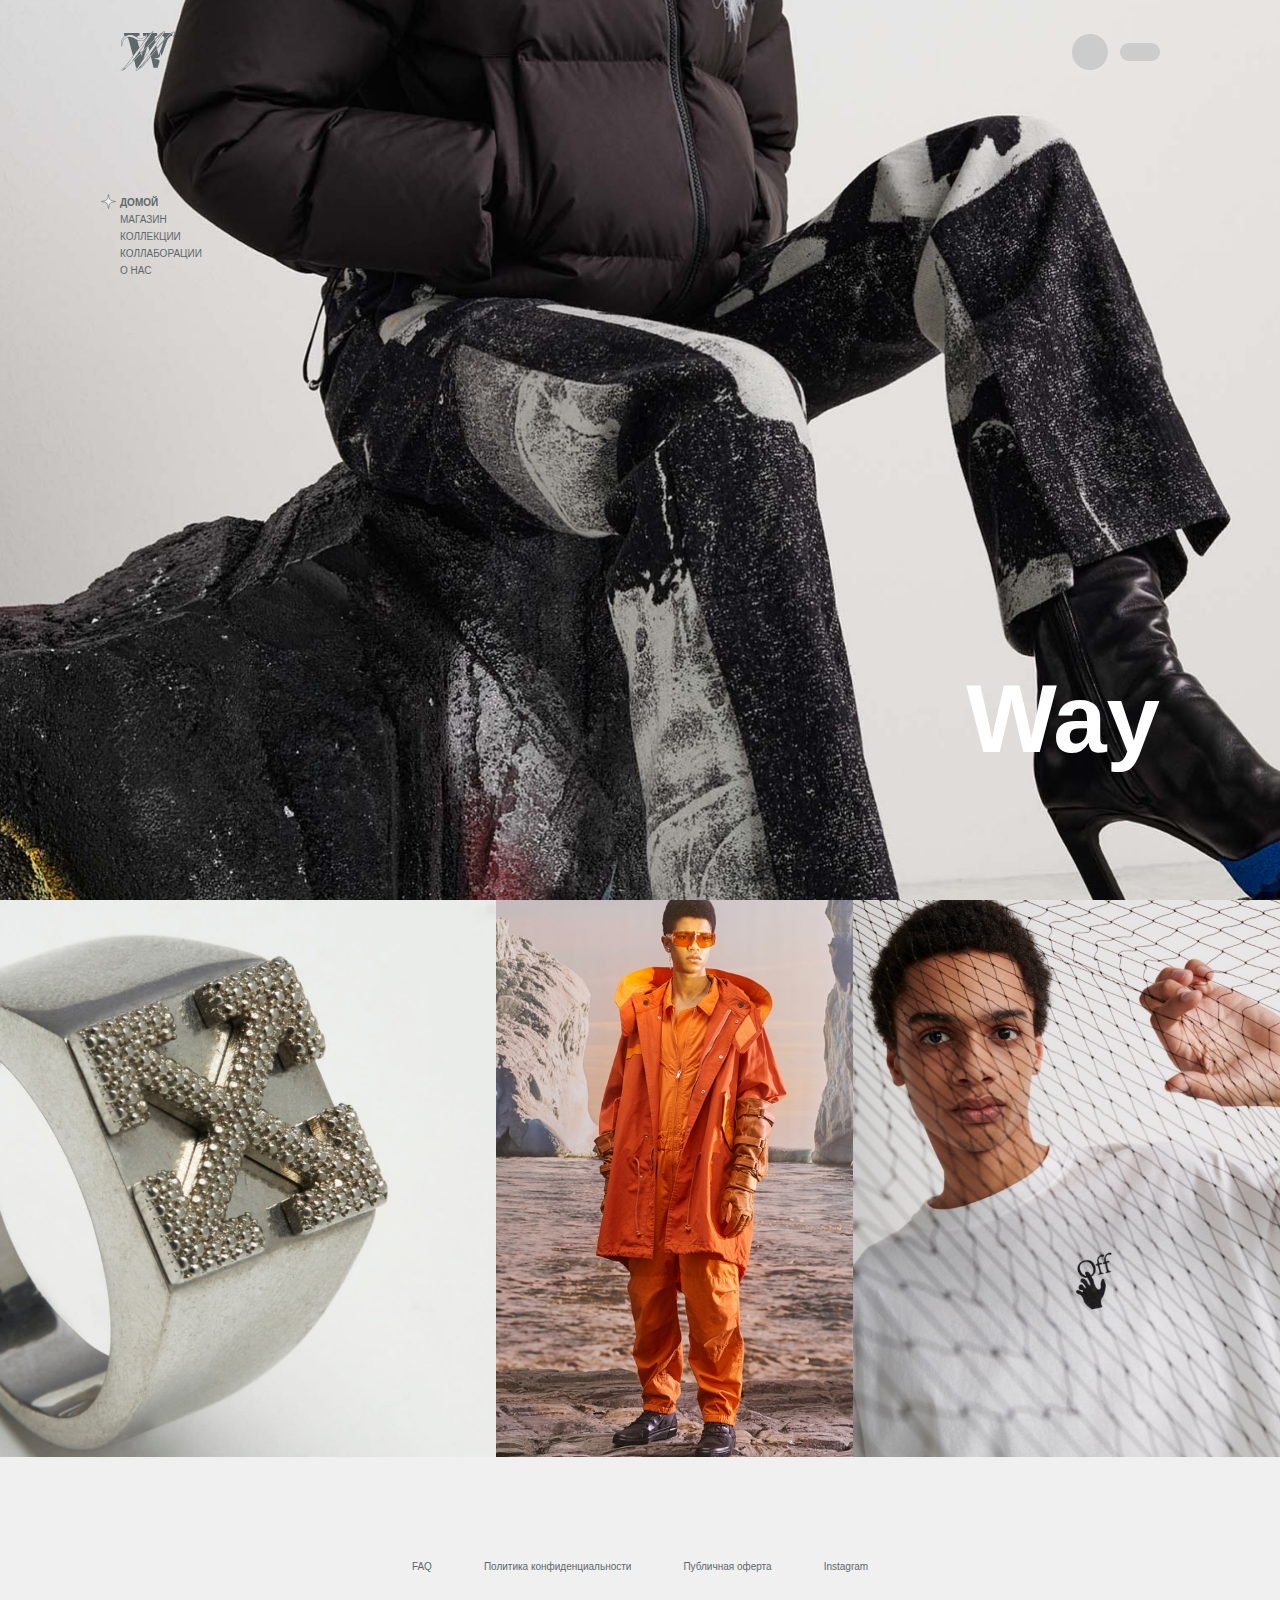
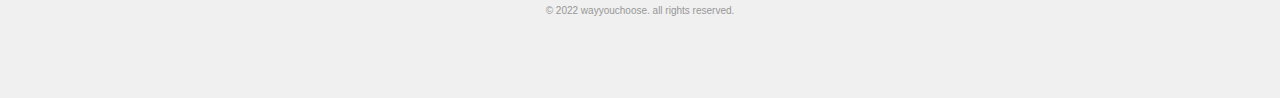
<file: index.html>
<!DOCTYPE html>
<html lang="en">

<head>
    <meta charset="UTF-8">
    <meta http-equiv="X-UA-Compatible" content="IE=edge">
    <meta name="viewport" content="width=device-width, initial-scale=1.0">
    <title>WAY</title>
    <meta property="og:title" content="WAY" />
    <meta property="og:description"
        content="Повседневная практика показывает, что дальнейшее развитие различных форм деятельности обеспечивает широкому кругу (специалистов) участие в формировании кластеризации усилий." />
    <meta property="og:url" content="https://pavelzelencow.github.io/WAY/" />
    <meta property="og:image" content="https://pavelzelencow.github.io/WAY/assets/images/collection1.jpg" />
    <link rel="apple-touch-icon" sizes="180x180" href="./assets/icons/favicon/apple-touch-icon.png">
    <link rel="icon" type="image/png" sizes="32x32" href="./assets/icons/favicon/favicon-32x32.png">
    <link rel="icon" type="image/png" sizes="16x16" href="./assets/icons/favicon/favicon-16x16.png">
    <link rel="manifest" href="./assets/icons/favicon/site.webmanifest">
    <link rel="mask-icon" href="./assets/icons/favicon/safari-pinned-tab.svg" color="#5bbad5">
    <meta name="msapplication-TileColor" content="#da532c">
    <meta name="theme-color" content="#ffffff">
    <link rel="stylesheet" href="https://unicons.iconscout.com/release/v4.0.0/css/line.css">
    <link rel="stylesheet" href="./scss/style.css">
</head>

<body>
    <!-- Preloader -->

    <div class="preloader">
        <img class="preloader__image" role="img" src="./assets/icons/logo-previer.svg" alt="preloader">
    </div>

    <!-- Header -->

    <header class="header">
        <div class="container">
            <div class="header__inner">
                <div class="logo__box">
                    <a href="#!" class="logo"><img src="./assets/icons/logo.svg" alt="logo"></a>
                </div>
                <div class="user-nav">
                    <div class="nav__search">
                        <input class="nav__input" type="text" placeholder="Найти...">
                        <a class="nav__search-icon" href="#!">
                            <i class="uil uil-search"></i>
                        </a>
                    </div>
                    <div class="user-nav__items">
                        <a class="user-nav__link" href="#!">
                            <i class="uil uil-heart user-nav__link-img"></i>
                            <span class="user-nav__title">избранное</span>
                        </a>
                        <a class="user-nav__link" href="#!">
                            <i class="uil uil-shopping-cart-alt user-nav__link-img"></i>
                            <span class="user-nav__title">корзина</span>
                        </a>
                        <a class="user-nav__link" href="#!">
                            <i class="uil uil-user user-nav__link-img"></i>
                            <span class="user-nav__title">аккаунт</span>
                        </a>
                    </div>
                </div>
                <nav class="menu">
                    <button class="menu__btn">
                        <span></span>
                    </button>
                    <ul class="menu__list">
                        <li class="menu__list-item">
                            <a class="menu__list-link menu__list-link--active" href="#!">Домой</a>
                        </li>
                        <li class="menu__list-item">
                            <a class="menu__list-link" href="./shop.html">Магазин</a>
                        </li>
                        <li class="menu__list-item">
                            <a class="menu__list-link" href="./collections.html">Коллекции</a>
                        </li>
                        <li class="menu__list-item">
                            <a class="menu__list-link" href="./collaboration.html">Коллаборации</a>
                        </li>
                        <li class="menu__list-item">
                            <a class="menu__list-link" href="./faq.html">О нас</a>
                        </li>
                    </ul>
                </nav>
            </div>
        </div>
    </header>
    <main class="main">
        <section class="way">
            <div class="container">
                <h1 class="way__title">
                    <a href="./shop.html" class="way__title-link">
                        Way
                    </a>
                </h1>
            </div>
        </section>
        <div class="range">
            <div class="range__items">
                <div class="range__item">
                    <a href="./collaboration.html" class="range__link">
                        <img src="./assets/images/collection1.jpg" alt="range img" class="range__img">
                    </a>
                </div>
                <div class="range__item">
                    <a href="./collab1.html" class="range__link">
                        <img src="./assets/images/collection2.jpg" alt="range img" class="range__img">
                    </a>
                </div>
                <div class="range__item">
                    <a href="./collab2.html" class="range__link">
                        <img src="./assets/images/collection3.jpg" alt="range img" class="range__img">
                    </a>
                </div>
            </div>
        </div>
    </main>
    <footer class="footer">
        <div class="container">
            <div class="footer__inner">
                <ul class="footer__list">
                    <li class="footer__item">
                        <a class="footer__item-link" href="./faq.html">FAQ</a>
                    </li>
                    <li class="footer__item">
                        <a class="footer__item-link" href="./privacy-policy.html">Политика конфиденциальности</a>
                    </li>
                    <li class="footer__item">
                        <a class="footer__item-link" href="./public-offer.html">Публичная оферта</a>
                    </li>
                    <li class="footer__item">
                        <a class="footer__item-link" href="https://www.instagram.com/mozi_j/">Instagram</a>
                    </li>
                </ul>
                <div class="footer__copy">
                    © 2022 WAYYOUCHOOSE. ALL RIGHTS RESERVED.
                </div>
            </div>
        </div>
    </footer>

    <script src="./js/main.js"></script>
</body>

</html>
</file>
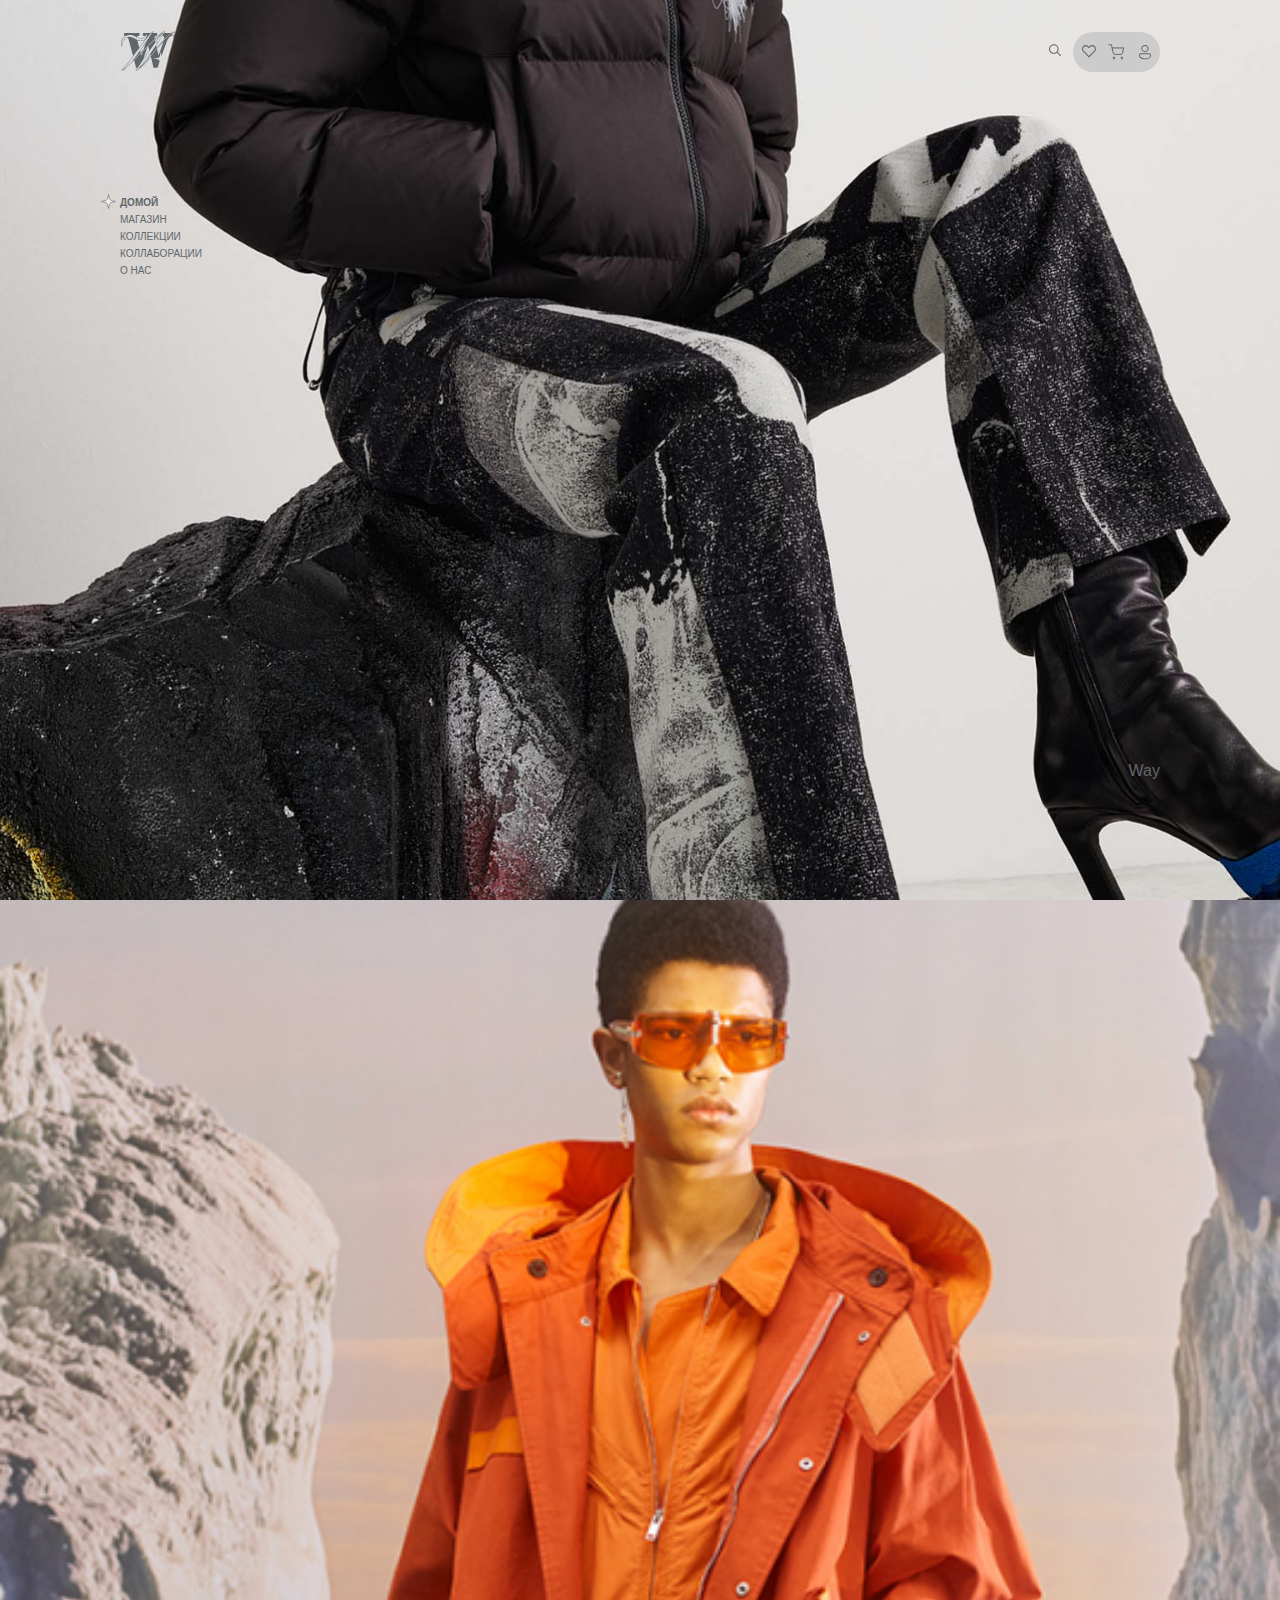
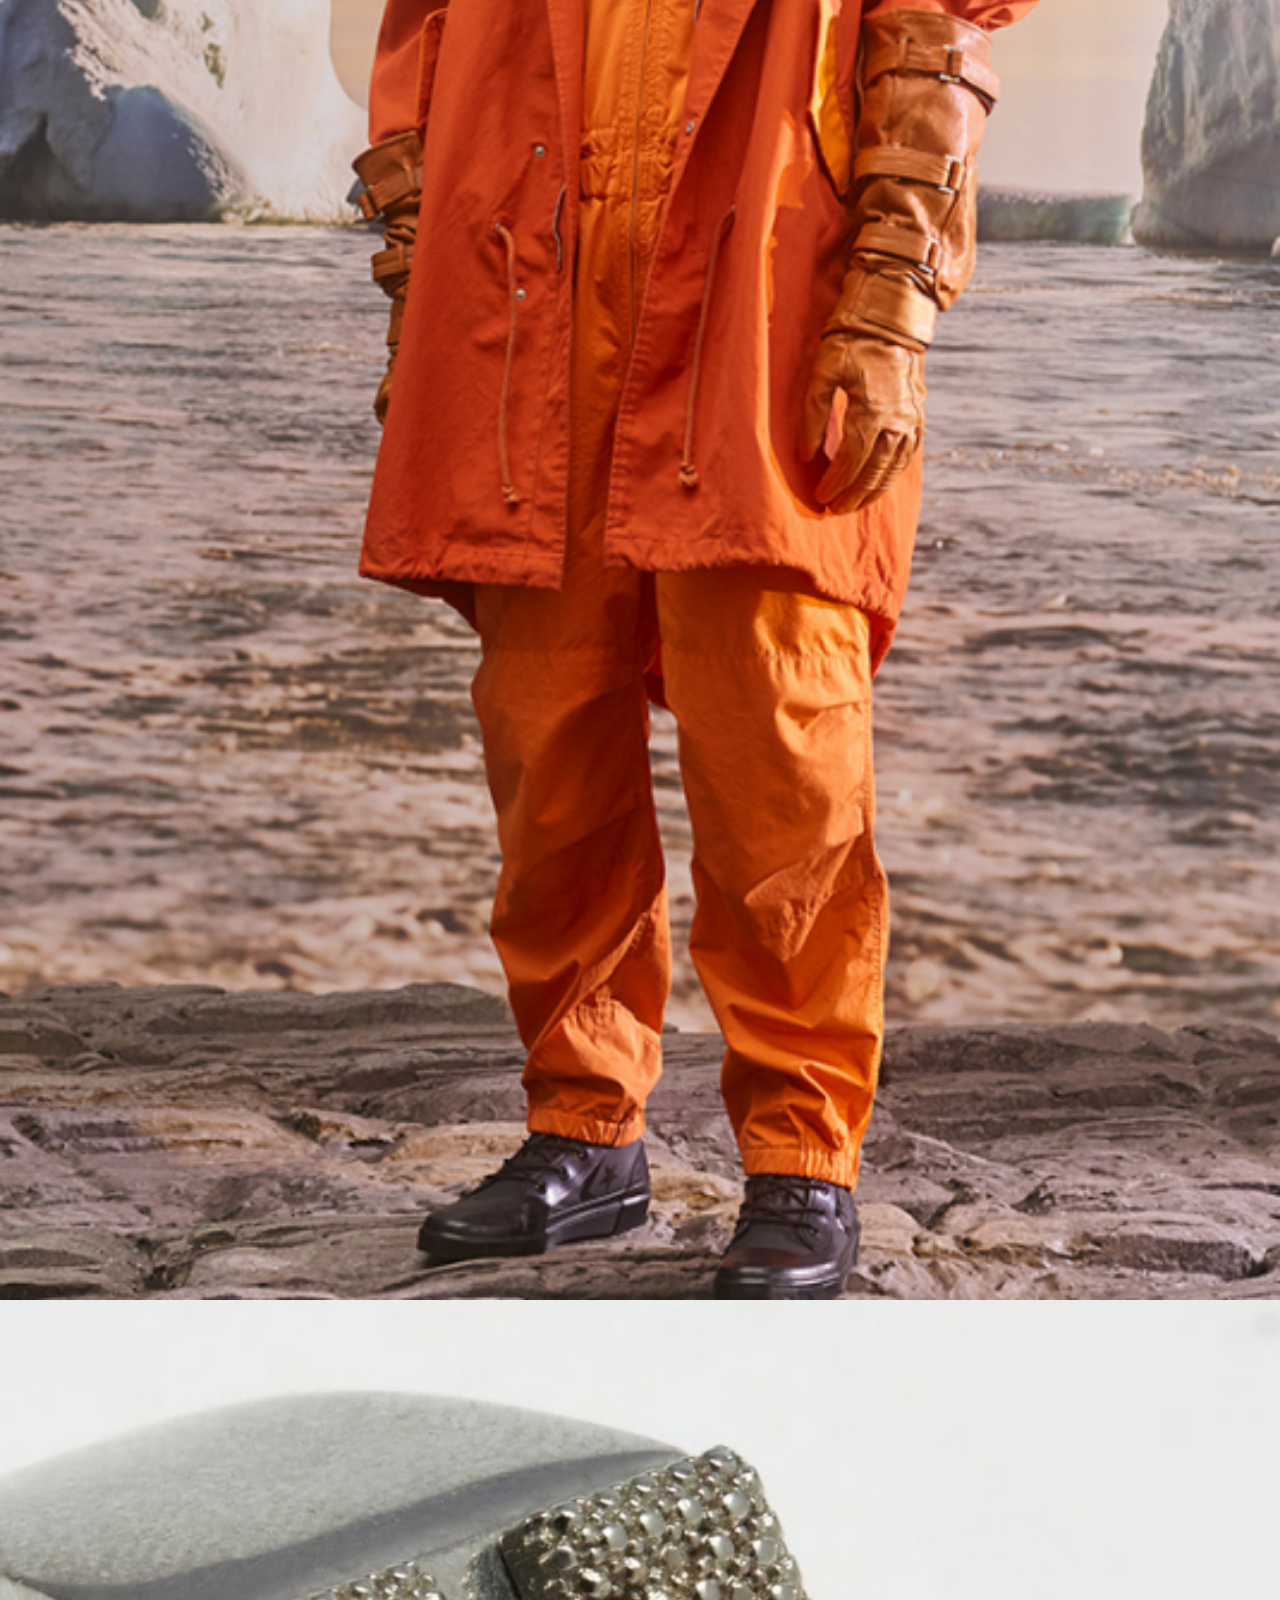
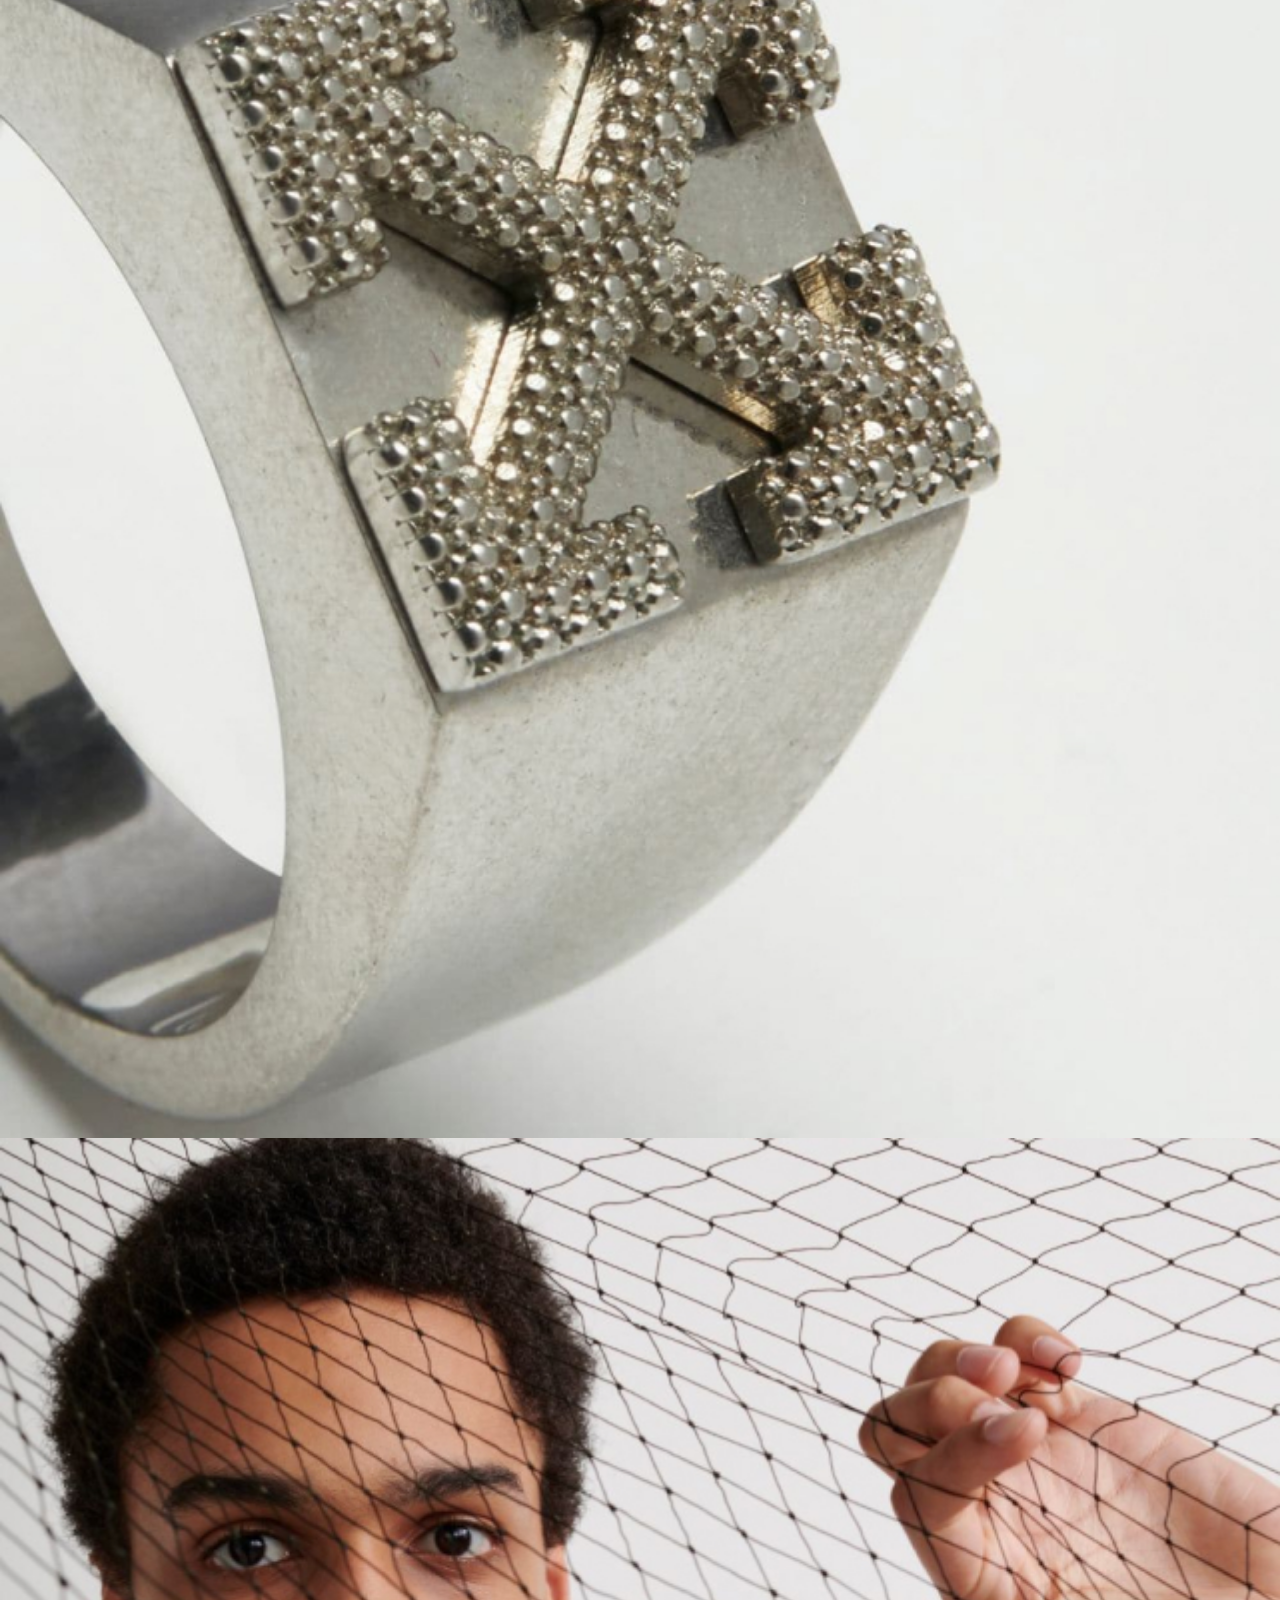
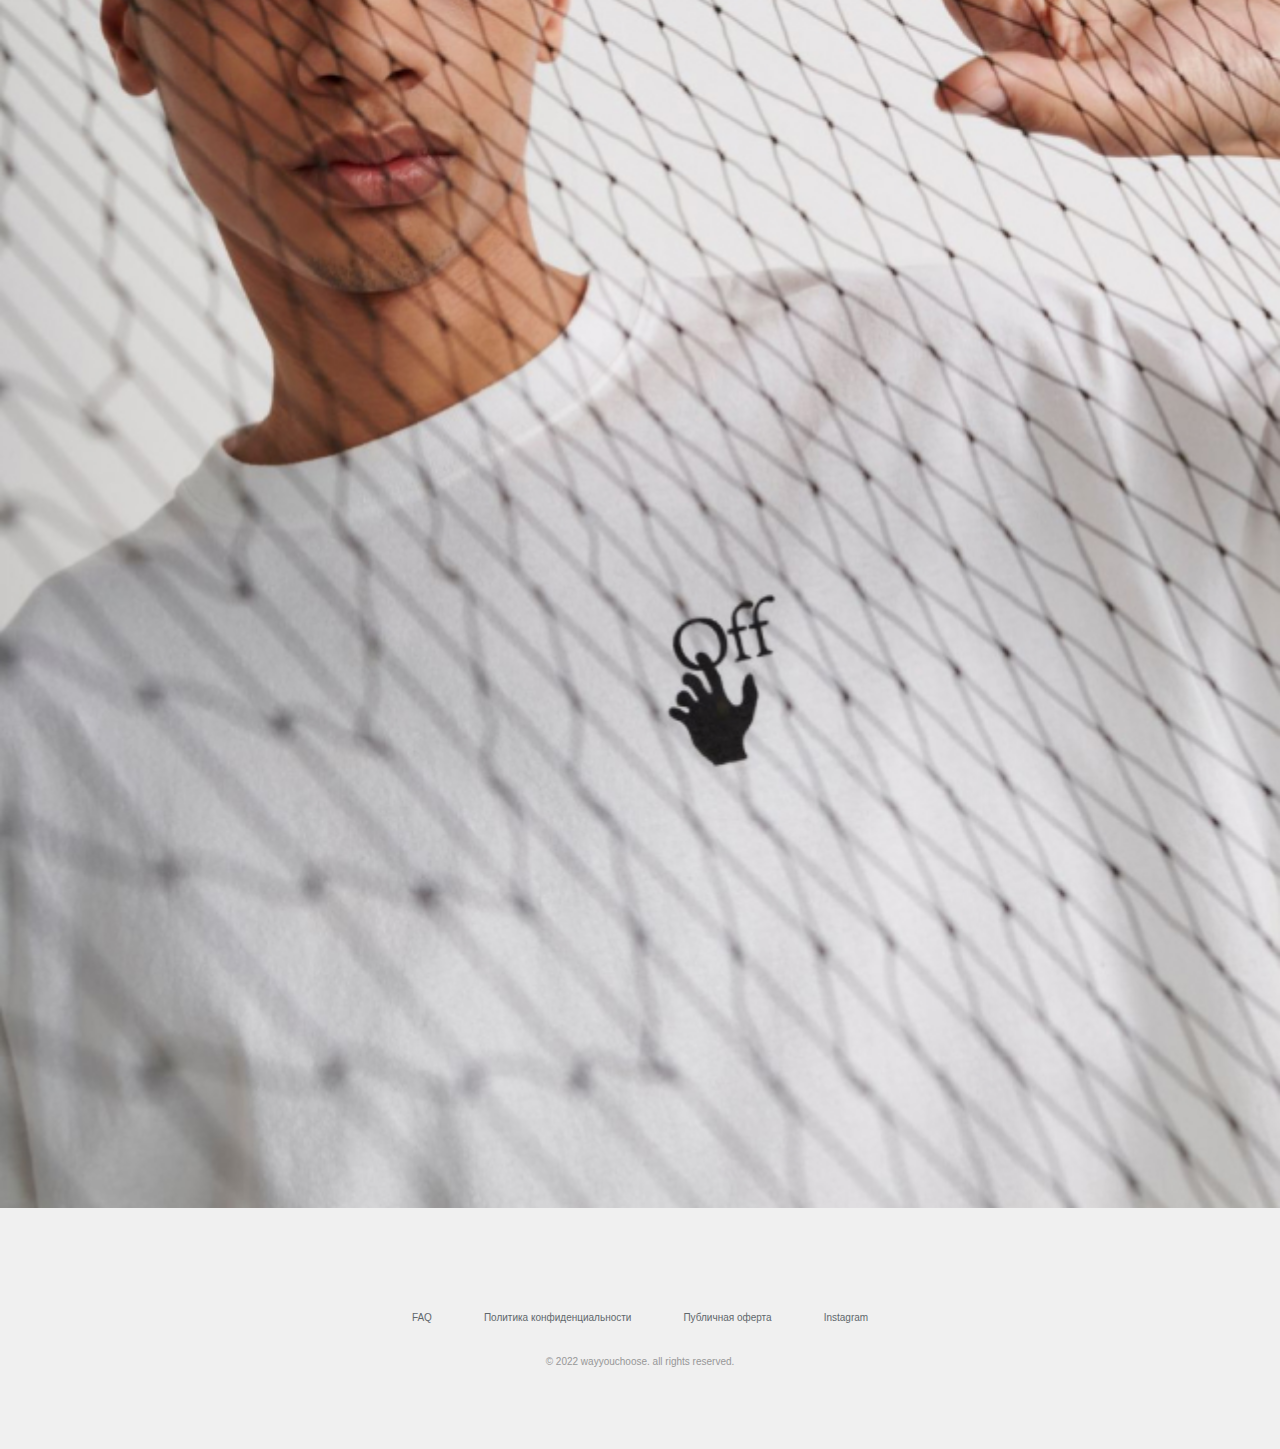
<file: index/index.html>
<!DOCTYPE html>
<html lang="en">

<head>
    <meta charset="UTF-8">
    <meta http-equiv="X-UA-Compatible" content="IE=edge">
    <meta name="viewport" content="width=device-width, initial-scale=1.0">
    <title>WAY</title>
    <meta property="og:title" content="WAY" />
    <meta property="og:description"
        content="Повседневная практика показывает, что дальнейшее развитие различных форм деятельности обеспечивает широкому кругу (специалистов) участие в формировании кластеризации усилий." />
    <meta property="og:url" content="http://example.com/my_article.html" />
    <meta property="og:image" content="http://example.com/foo.jpg" />
    <link rel="apple-touch-icon" sizes="180x180" href="../assets/icons/favicon/apple-touch-icon.png">
    <link rel="icon" type="image/png" sizes="32x32" href="../assets/icons/favicon/favicon-32x32.png">
    <link rel="icon" type="image/png" sizes="16x16" href="../assets/icons/favicon/favicon-16x16.png">
    <link rel="manifest" href="../assets/icons/favicon/site.webmanifest">
    <link rel="mask-icon" href="../assets/icons/favicon/safari-pinned-tab.svg" color="#5bbad5">
    <meta name="msapplication-TileColor" content="#da532c">
    <meta name="theme-color" content="#ffffff">
    <link rel="stylesheet" href="../scss/style.css">
</head>

<body>
    <!-- Preloader -->

    <div class="preloader">
        <img class="preloader__image" role="img" src="../assets/icons/logo-previer.svg" alt="preloader image">
    </div>

    <!-- Header -->

    <header class="header">
        <div class="container">
            <div class="header__inner">
                <div class="logo__box">
                    <a href="#!" class="logo"><img src="../assets/icons/logo.svg" alt="logo"></a>
                </div>
                <div class="user-nav">
                    <div class="nav__search">
                        <input class="nav__input" type="text" placeholder="Найти...">
                        <div class="nav__input-img">
                            <svg width="12" height="13" viewBox="0 0 12 13" fill="none"
                                xmlns="http://www.w3.org/2000/svg">
                                <path
                                    d="M4.83334 0.22802C7.50274 0.22802 9.66668 2.39198 9.66668 5.06136C9.66668 6.21596 9.26181 7.27596 8.58635 8.10722L11.8535 11.3745C12.0488 11.5698 12.0488 11.8863 11.8535 12.0816C11.6761 12.2591 11.3983 12.2752 11.2025 12.13L11.1465 12.0816L7.87921 8.81436C7.04794 9.48983 5.98794 9.89469 4.83334 9.89469C2.16396 9.89469 0 7.73076 0 5.06136C0 2.39198 2.16396 0.22802 4.83334 0.22802ZM4.83334 1.22802C2.71624 1.22802 1 2.94426 1 5.06136C1 7.17842 2.71624 8.89469 4.83334 8.89469C6.95041 8.89469 8.66668 7.17842 8.66668 5.06136C8.66668 2.94426 6.95041 1.22802 4.83334 1.22802Z"
                                    fill="#60676B" />
                            </svg>
                        </div>
                    </div>
                    <div class="user-nav__items">
                        <a class="user-nav__link" href="#">
                            <span class="user-nav__title">избранное</span>
                            <img class="user-nav__link-img" src="../assets/icons/heart.svg" alt="heart icon">
                        </a>
                        <a class="user-nav__link" href="#">
                            <span class="user-nav__title">корзина</span>
                            <img class="user-nav__link-img" src="../assets/icons/shopping-cart.svg" alt="shopping icon">
                        </a>
                        <a class="user-nav__link" href="#">
                            <span class="user-nav__title">аккаунт</span>
                            <img class="user-nav__link-img" src="../assets/icons/user.svg" alt="user icon">
                        </a>
                    </div>
                </div>
                <nav class="menu">
                    <button class="menu__btn">
                        <span></span>
                    </button>
                    <ul class="menu__list">
                        <li class="menu__list-item">
                            <a class="menu__list-link menu__list-link--active" href="#">Домой</a>
                        </li>
                        <li class="menu__list-item">
                            <a class="menu__list-link" href="#">Магазин</a>
                        </li>
                        <li class="menu__list-item">
                            <a class="menu__list-link" href="#">Коллекции</a>
                        </li>
                        <li class="menu__list-item">
                            <a class="menu__list-link" href="#">Коллаборации</a>
                        </li>
                        <li class="menu__list-item">
                            <a class="menu__list-link" href="#">О нас</a>
                        </li>
                    </ul>
                </nav>
            </div>
        </div>
    </header>
    <main class="main">
        <section class="way">
            <div class="container">
                <h1 class="way__title">
                    <a href="#" class="way__link">
                        Way
                    </a>
                </h1>
            </div>
        </section>
        <section class="collections">
            <div class="collections__items">
                <div class="collections__item">
                    <a href="#!" class="collections__link">
                        <img src="../assets/images/collection1.jpg" alt="collection img" class="collections__img">
                    </a>
                </div>
                <div class="collections__item">
                    <a href="#!" class="collections__link">
                        <img src="../assets/images/collection2.jpg" alt="collection img" class="collections__img">
                    </a>
                </div>
                <div class="collections__item">
                    <a href="#!" class="collections__link">
                        <img src="../assets/images/collection3.jpg" alt="collection img" class="collections__img">
                    </a>
                </div>
            </div>
        </section>
    </main>
    <footer class="footer">
        <div class="container">
            <div class="footer__inner">
                <ul class="footer__list">
                    <li class="footer__item">
                        <a class="footer__item-link" href="#">FAQ</a>
                    </li>
                    <li class="footer__item">
                        <a class="footer__item-link" href="#">Политика конфиденциальности</a>
                    </li>
                    <li class="footer__item">
                        <a class="footer__item-link" href="#">Публичная оферта</a>
                    </li>
                    <li class="footer__item">
                        <a class="footer__item-link" href="#">Instagram</a>
                    </li>
                </ul>
                <div class="footer__copy">
                    © 2022 WAYYOUCHOOSE. ALL RIGHTS RESERVED.
                </div>
            </div>
        </div>
    </footer>

    <script src="../js/main.js"></script>
</body>

</html>
</file>
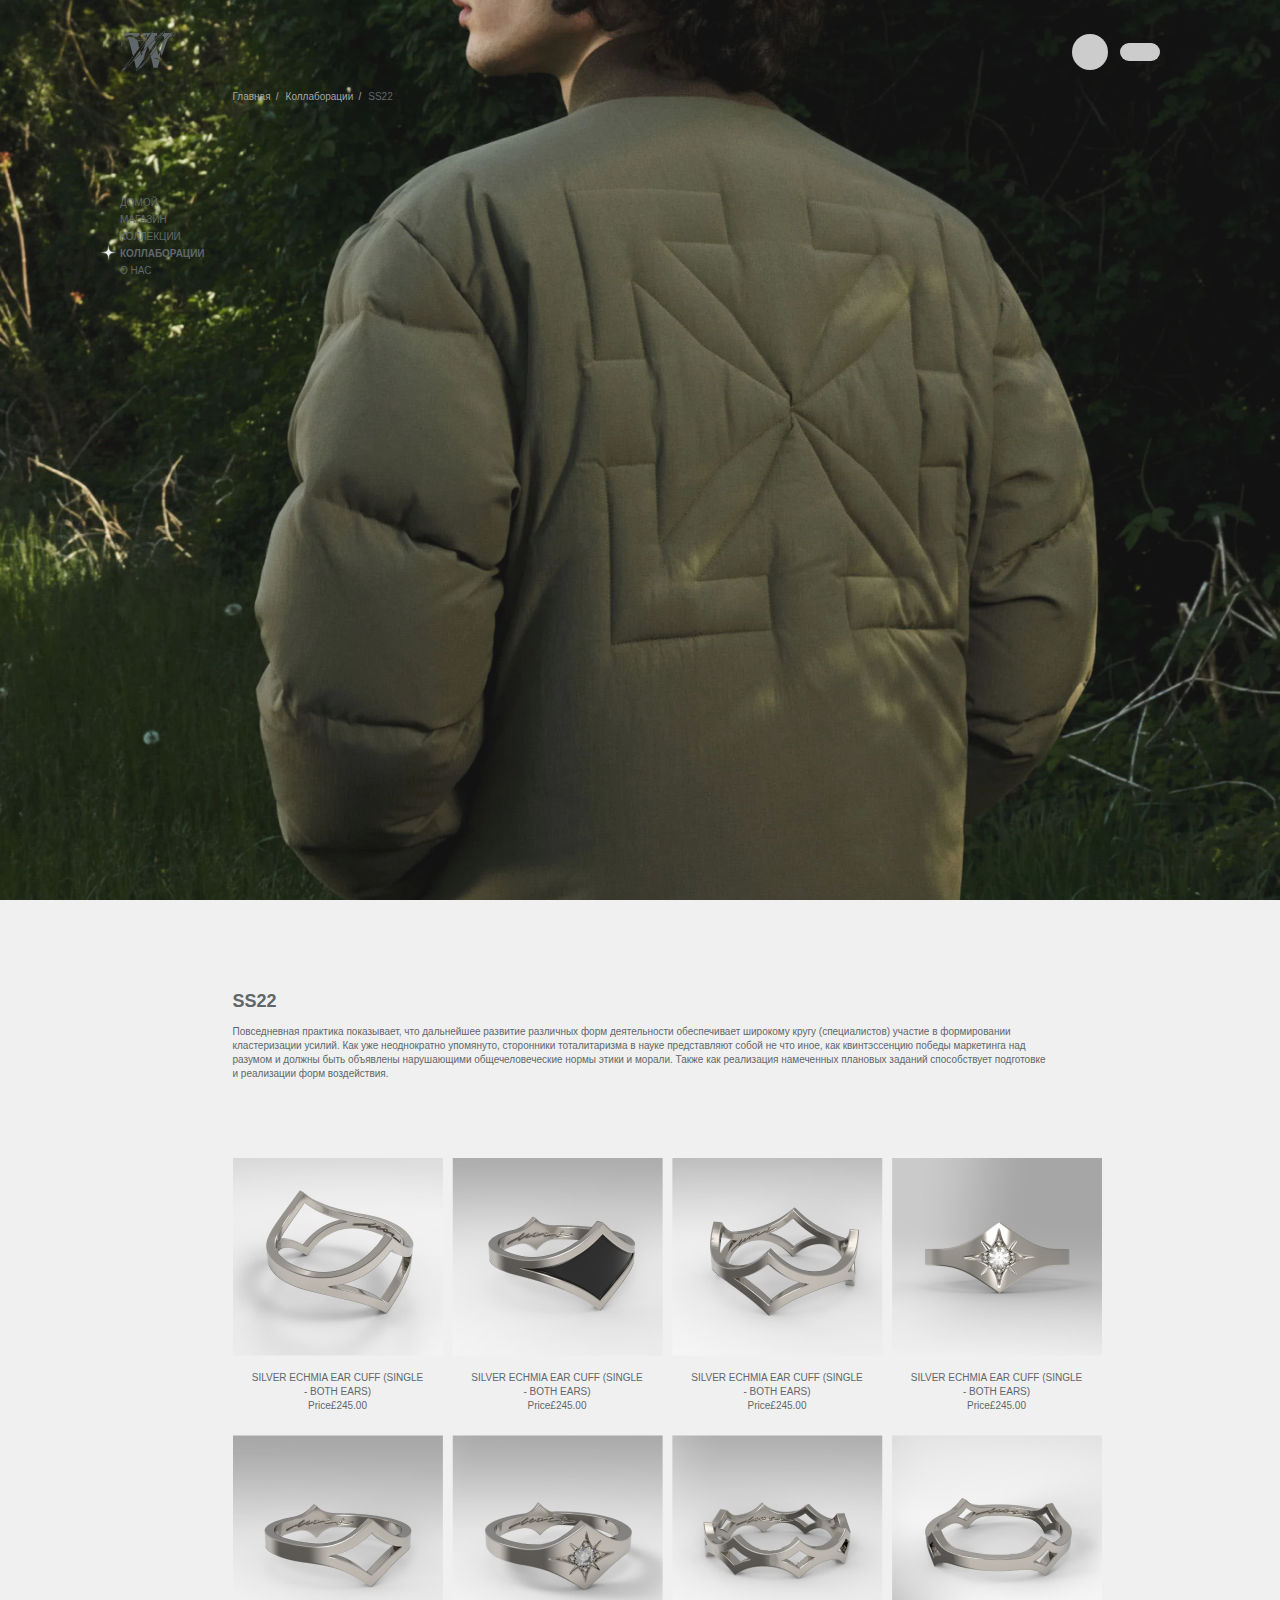
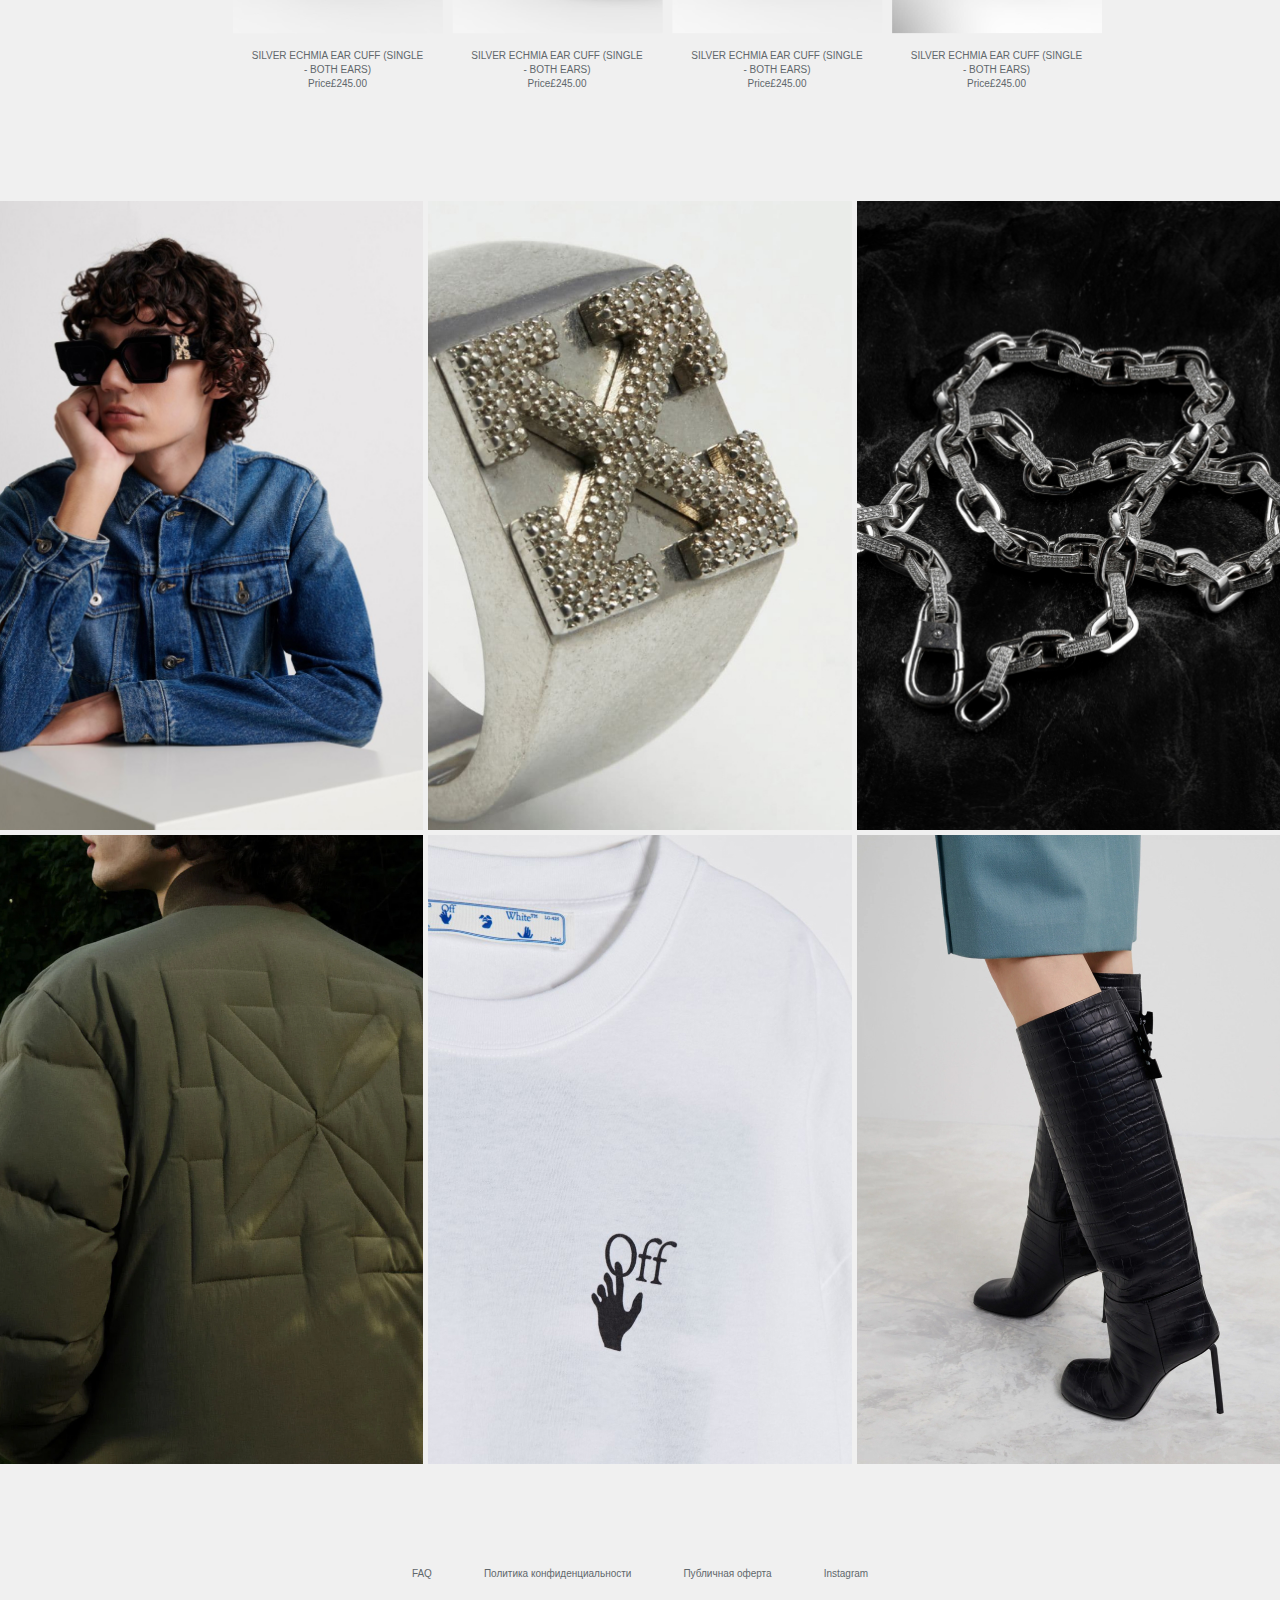
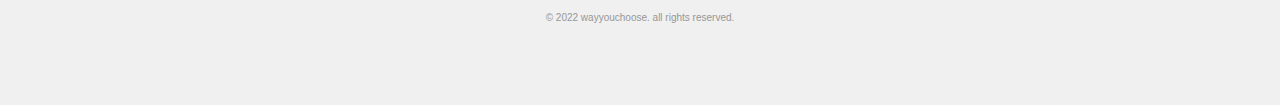
<file: collab1.html>
<!DOCTYPE html>
<html lang="en">

<head>
    <meta charset="UTF-8">
    <meta http-equiv="X-UA-Compatible" content="IE=edge">
    <meta name="viewport" content="width=device-width, initial-scale=1.0">
    <title>WAY</title>
    <meta property="og:title" content="WAY" />
    <meta property="og:description"
        content="Повседневная практика показывает, что дальнейшее развитие различных форм деятельности обеспечивает широкому кругу (специалистов) участие в формировании кластеризации усилий." />
    <meta property="og:url" content="https://pavelzelencow.github.io/WAY/" />
    <meta property="og:image" content="https://pavelzelencow.github.io/WAY/assets/images/collection1.jpg" />
    <link rel="apple-touch-icon" sizes="180x180" href="./assets/icons/favicon/apple-touch-icon.png">
    <link rel="icon" type="image/png" sizes="32x32" href="./assets/icons/favicon/favicon-32x32.png">
    <link rel="icon" type="image/png" sizes="16x16" href="./assets/icons/favicon/favicon-16x16.png">
    <link rel="manifest" href="./assets/icons/favicon/site.webmanifest">
    <link rel="mask-icon" href="./assets/icons/favicon/safari-pinned-tab.svg" color="#5bbad5">
    <meta name="msapplication-TileColor" content="#da532c">
    <meta name="theme-color" content="#ffffff">
    <link rel="stylesheet" href="https://unicons.iconscout.com/release/v4.0.0/css/line.css">
    <link rel="stylesheet" href="./scss/style.css">
</head>

<body>
    <!-- Preloader -->

    <div class="preloader">
        <img class="preloader__image" role="img" src="./assets/icons/logo-previer.svg" alt="preloader image">
    </div>

    <!-- Header -->

    <header class="header header__collab">
        <div class="container">
            <div class="header__inner">
                <div class="logo__box">
                    <a href="./index.html" class="logo"><img src="./assets/icons/logo.svg" alt="logo"></a>
                </div>
                <div class="user-nav">
                    <div class="nav__search">
                        <input class="nav__input" type="text" placeholder="Найти...">
                        <a class="nav__search-icon" href="##">
                            <i class="uil uil-search"></i>
                        </a>
                    </div>
                    <div class="user-nav__items">
                        <a class="user-nav__link" href="#">
                            <i class="uil uil-heart user-nav__link-img"></i>
                            <span class="user-nav__title">избранное</span>

                        </a>
                        <a class="user-nav__link" href="#">
                            <i class="uil uil-shopping-cart-alt user-nav__link-img"></i>
                            <span class="user-nav__title">корзина</span>

                        </a>
                        <a class="user-nav__link" href="#">
                            <i class="uil uil-user user-nav__link-img"></i>
                            <span class="user-nav__title">аккаунт</span>

                        </a>
                    </div>
                </div>
                <nav class="menu">
                    <button class="menu__btn">
                        <span></span>
                    </button>
                    <ul class="menu__list">
                        <li class="menu__list-item">
                            <a class="menu__list-link" href="./index.html">Домой</a>
                        </li>
                        <li class="menu__list-item">
                            <a class="menu__list-link" href="./shop.html">Магазин</a>
                        </li>
                        <li class="menu__list-item">
                            <a class="menu__list-link" href="./collections.html">Коллекции</a>
                        </li>
                        <li class="menu__list-item">
                            <a class="menu__list-link menu__list-link--active"
                                href="./collaboration.html">Коллаборации</a>
                        </li>
                        <li class="menu__list-item">
                            <a class="menu__list-link" href="./faq.html">О нас</a>
                        </li>
                    </ul>
                </nav>
            </div>
        </div>
    </header>
    <main class="main">
        <div class="top__content">
            <div class="wrapper">
                <div class="breadcrumbs">
                    <ul class="breadcrumbs__list">
                        <li class="breadcrumbs__item">
                            <a class="breadcrumbs__link" href="./index.html">
                                Главная
                            </a>
                        </li>
                        <li class="breadcrumbs__item">
                            <a class="breadcrumbs__link" href="./collaboration.html">
                                Коллаборации
                            </a>
                        </li>
                        <li class="breadcrumbs__item">
                            <a class="breadcrumbs__link" href="#!">
                                SS22
                            </a>
                        </li>
                    </ul>
                </div>
            </div>
        </div>
        <section class="collab-ss22 ss22">
            <div class="wrapper">
                <div class="ss22__descr">
                    <h5 class="ss22__title collab__title">
                        SS22
                    </h5>
                    <p class="ss22__text text">
                        Повседневная практика показывает, что дальнейшее развитие различных форм деятельности
                        обеспечивает широкому кругу (специалистов) участие в формировании кластеризации усилий.
                        Как уже неоднократно упомянуто, сторонники тоталитаризма в науке представляют собой не что иное,
                        как квинтэссенцию победы маркетинга над разумом
                        и должны быть объявлены нарушающими общечеловеческие нормы этики и морали.
                        Также как реализация намеченных плановых заданий способствует подготовке и реализации форм
                        воздействия.
                    </p>
                </div>
                <div class="ss22__items way__items">
                    <div class="ss22__item way__item">
                        <div class="way__item-imgbox">
                            <img class="way__item-img" src="./assets/images/item-img/1.png" alt="item img">
                            <div class="way__link-box">
                                <div class="way__wrapper-link">
                                    <a href="./product-page.html" class="way__link">
                                        <i class="uil uil-arrow-from-right"></i>
                                    </a>
                                </div>
                                <div class="way__wrapper-link">
                                    <a href="./shop.html" class="way__link">
                                        <i class="uil uil-heart"></i>
                                    </a>
                                </div>
                                <div class="way__wrapper-link">
                                    <a href="./shop.html" class="way__link">
                                        <i class="uil uil-shopping-cart-alt"></i>
                                    </a>
                                </div>
                            </div>
                        </div>
                        <div class="way__item-descr">
                            <p class="way__item-name">
                                SILVER ECHMIA EAR CUFF (SINGLE - BOTH EARS)
                            </p>
                            <p class="way__item-price">
                                Price£245.00
                            </p>
                        </div>
                    </div>
                    <div class="ss22__item way__item">
                        <div class="way__item-imgbox">
                            <img class="way__item-img" src="./assets/images/item-img/2.png" alt="item img">
                            <div class="way__link-box">
                                <div class="way__wrapper-link">
                                    <a href="./product-page.html" class="way__link">
                                        <i class="uil uil-arrow-from-right"></i>
                                    </a>
                                </div>
                                <div class="way__wrapper-link">
                                    <a href="./shop.html" class="way__link">
                                        <i class="uil uil-heart"></i>
                                    </a>
                                </div>
                                <div class="way__wrapper-link">
                                    <a href="./shop.html" class="way__link">
                                        <i class="uil uil-shopping-cart-alt"></i>
                                    </a>
                                </div>
                            </div>
                        </div>
                        <div class="way__item-descr">
                            <p class="way__item-name">
                                SILVER ECHMIA EAR CUFF (SINGLE - BOTH EARS)
                            </p>
                            <p class="way__item-price">
                                Price£245.00
                            </p>
                        </div>
                    </div>
                    <div class="ss22__item way__item">
                        <div class="way__item-imgbox">
                            <img class="way__item-img" src="./assets/images/item-img/3.png" alt="item img">
                            <div class="way__link-box">
                                <div class="way__wrapper-link">
                                    <a href="./product-page.html" class="way__link">
                                        <i class="uil uil-arrow-from-right"></i>
                                    </a>
                                </div>
                                <div class="way__wrapper-link">
                                    <a href="./shop.html" class="way__link">
                                        <i class="uil uil-heart"></i>
                                    </a>
                                </div>
                                <div class="way__wrapper-link">
                                    <a href="./shop.html" class="way__link">
                                        <i class="uil uil-shopping-cart-alt"></i>
                                    </a>
                                </div>
                            </div>
                        </div>
                        <div class="way__item-descr">
                            <p class="way__item-name">
                                SILVER ECHMIA EAR CUFF (SINGLE - BOTH EARS)
                            </p>
                            <p class="way__item-price">
                                Price£245.00
                            </p>
                        </div>
                    </div>
                    <div class="ss22__item way__item">
                        <div class="way__item-imgbox">
                            <img class="way__item-img" src="./assets/images/item-img/4.png" alt="item img">
                            <div class="way__link-box">
                                <div class="way__wrapper-link">
                                    <a href="./product-page.html" class="way__link">
                                        <i class="uil uil-arrow-from-right"></i>
                                    </a>
                                </div>
                                <div class="way__wrapper-link">
                                    <a href="./shop.html" class="way__link">
                                        <i class="uil uil-heart"></i>
                                    </a>
                                </div>
                                <div class="way__wrapper-link">
                                    <a href="./shop.html" class="way__link">
                                        <i class="uil uil-shopping-cart-alt"></i>
                                    </a>
                                </div>
                            </div>
                        </div>
                        <div class="way__item-descr">
                            <p class="way__item-name">
                                SILVER ECHMIA EAR CUFF (SINGLE - BOTH EARS)
                            </p>
                            <p class="way__item-price">
                                Price£245.00
                            </p>
                        </div>
                    </div>
                    <div class="ss22__item way__item">
                        <div class="way__item-imgbox">
                            <img class="way__item-img" src="./assets/images/item-img/5.png" alt="item img">
                            <div class="way__link-box">
                                <div class="way__wrapper-link">
                                    <a href="./product-page.html" class="way__link">
                                        <i class="uil uil-arrow-from-right"></i>
                                    </a>
                                </div>
                                <div class="way__wrapper-link">
                                    <a href="./shop.html" class="way__link">
                                        <i class="uil uil-heart"></i>
                                    </a>
                                </div>
                                <div class="way__wrapper-link">
                                    <a href="./shop.html" class="way__link">
                                        <i class="uil uil-shopping-cart-alt"></i>
                                    </a>
                                </div>
                            </div>
                        </div>
                        <div class="way__item-descr">
                            <p class="way__item-name">
                                SILVER ECHMIA EAR CUFF (SINGLE - BOTH EARS)
                            </p>
                            <p class="way__item-price">
                                Price£245.00
                            </p>
                        </div>
                    </div>
                    <div class="ss22__item way__item">
                        <div class="way__item-imgbox">
                            <img class="way__item-img" src="./assets/images/item-img/6.png" alt="item img">
                            <div class="way__link-box">
                                <div class="way__wrapper-link">
                                    <a href="./product-page.html" class="way__link">
                                        <i class="uil uil-arrow-from-right"></i>
                                    </a>
                                </div>
                                <div class="way__wrapper-link">
                                    <a href="./shop.html" class="way__link">
                                        <i class="uil uil-heart"></i>
                                    </a>
                                </div>
                                <div class="way__wrapper-link">
                                    <a href="./shop.html" class="way__link">
                                        <i class="uil uil-shopping-cart-alt"></i>
                                    </a>
                                </div>
                            </div>
                        </div>
                        <div class="way__item-descr">
                            <p class="way__item-name">
                                SILVER ECHMIA EAR CUFF (SINGLE - BOTH EARS)
                            </p>
                            <p class="way__item-price">
                                Price£245.00
                            </p>
                        </div>
                    </div>
                    <div class="ss22__item way__item">
                        <div class="way__item-imgbox">
                            <img class="way__item-img" src="./assets/images/item-img/7.png" alt="item img">
                            <div class="way__link-box">
                                <div class="way__wrapper-link">
                                    <a href="./product-page.html" class="way__link">
                                        <i class="uil uil-arrow-from-right"></i>
                                    </a>
                                </div>
                                <div class="way__wrapper-link">
                                    <a href="./shop.html" class="way__link">
                                        <i class="uil uil-heart"></i>
                                    </a>
                                </div>
                                <div class="way__wrapper-link">
                                    <a href="./shop.html" class="way__link">
                                        <i class="uil uil-shopping-cart-alt"></i>
                                    </a>
                                </div>
                            </div>
                        </div>
                        <div class="way__item-descr">
                            <p class="way__item-name">
                                SILVER ECHMIA EAR CUFF (SINGLE - BOTH EARS)
                            </p>
                            <p class="way__item-price">
                                Price£245.00
                            </p>
                        </div>
                    </div>
                    <div class="ss22__item way__item">
                        <div class="way__item-imgbox">
                            <img class="way__item-img" src="./assets/images/item-img/8.png" alt="item img">
                            <div class="way__link-box">
                                <div class="way__wrapper-link">
                                    <a href="./product-page.html" class="way__link">
                                        <i class="uil uil-arrow-from-right"></i>
                                    </a>
                                </div>
                                <div class="way__wrapper-link">
                                    <a href="./shop.html" class="way__link">
                                        <i class="uil uil-heart"></i>
                                    </a>
                                </div>
                                <div class="way__wrapper-link">
                                    <a href="./shop.html" class="way__link">
                                        <i class="uil uil-shopping-cart-alt"></i>
                                    </a>
                                </div>
                            </div>

                        </div>
                        <div class="way__item-descr">
                            <p class="way__item-name">
                                SILVER ECHMIA EAR CUFF (SINGLE - BOTH EARS)
                            </p>
                            <p class="way__item-price">
                                Price£245.00
                            </p>
                        </div>
                    </div>
                </div>
            </div>
            <div class="ss22__photo">
                <div class="ss22__imgbox">
                    <img class="ss22__img" src="./assets/images/collab/collab1.jpg" alt="ss22 img">
                </div>
                <div class="ss22__imgbox">
                    <img class="ss22__img" src="./assets/images/collection2.jpg" alt="ss22 img">
                </div>
                <div class="ss22__imgbox">
                    <img class="ss22__img" src="./assets/images/ss22-1.jpg" alt="ss22 img">
                </div>
                <div class="ss22__imgbox">
                    <img class="ss22__img" src="./assets/images/collab/collab2.jpg" alt="ss22 img">
                </div>
                <div class="ss22__imgbox">
                    <img class="ss22__img" src="./assets/images/ss22-2.jpg" alt="ss22 img">
                </div>
                <div class="ss22__imgbox">
                    <img class="ss22__img" src="./assets/images/ss22-3.jpg" alt="ss22 img">
                </div>
            </div>
        </section>
    </main>
    <footer class="footer">
        <div class="container">
            <div class="footer__inner">
                <ul class="footer__list">
                    <li class="footer__item">
                        <a class="footer__item-link" href="./faq.html">FAQ</a>
                    </li>
                    <li class="footer__item">
                        <a class="footer__item-link" href="./privacy-policy.html">Политика конфиденциальности</a>
                    </li>
                    <li class="footer__item">
                        <a class="footer__item-link" href="./public-offer.html">Публичная оферта</a>
                    </li>
                    <li class="footer__item">
                        <a class="footer__item-link" href="https://www.instagram.com/mozi_j/">Instagram</a>
                    </li>
                </ul>
                <div class="footer__copy">
                    © 2022 WAYYOUCHOOSE. ALL RIGHTS RESERVED.
                </div>
            </div>
        </div>
    </footer>

    <script src="./js/main.js"></script>
</body>

</html>
</file>
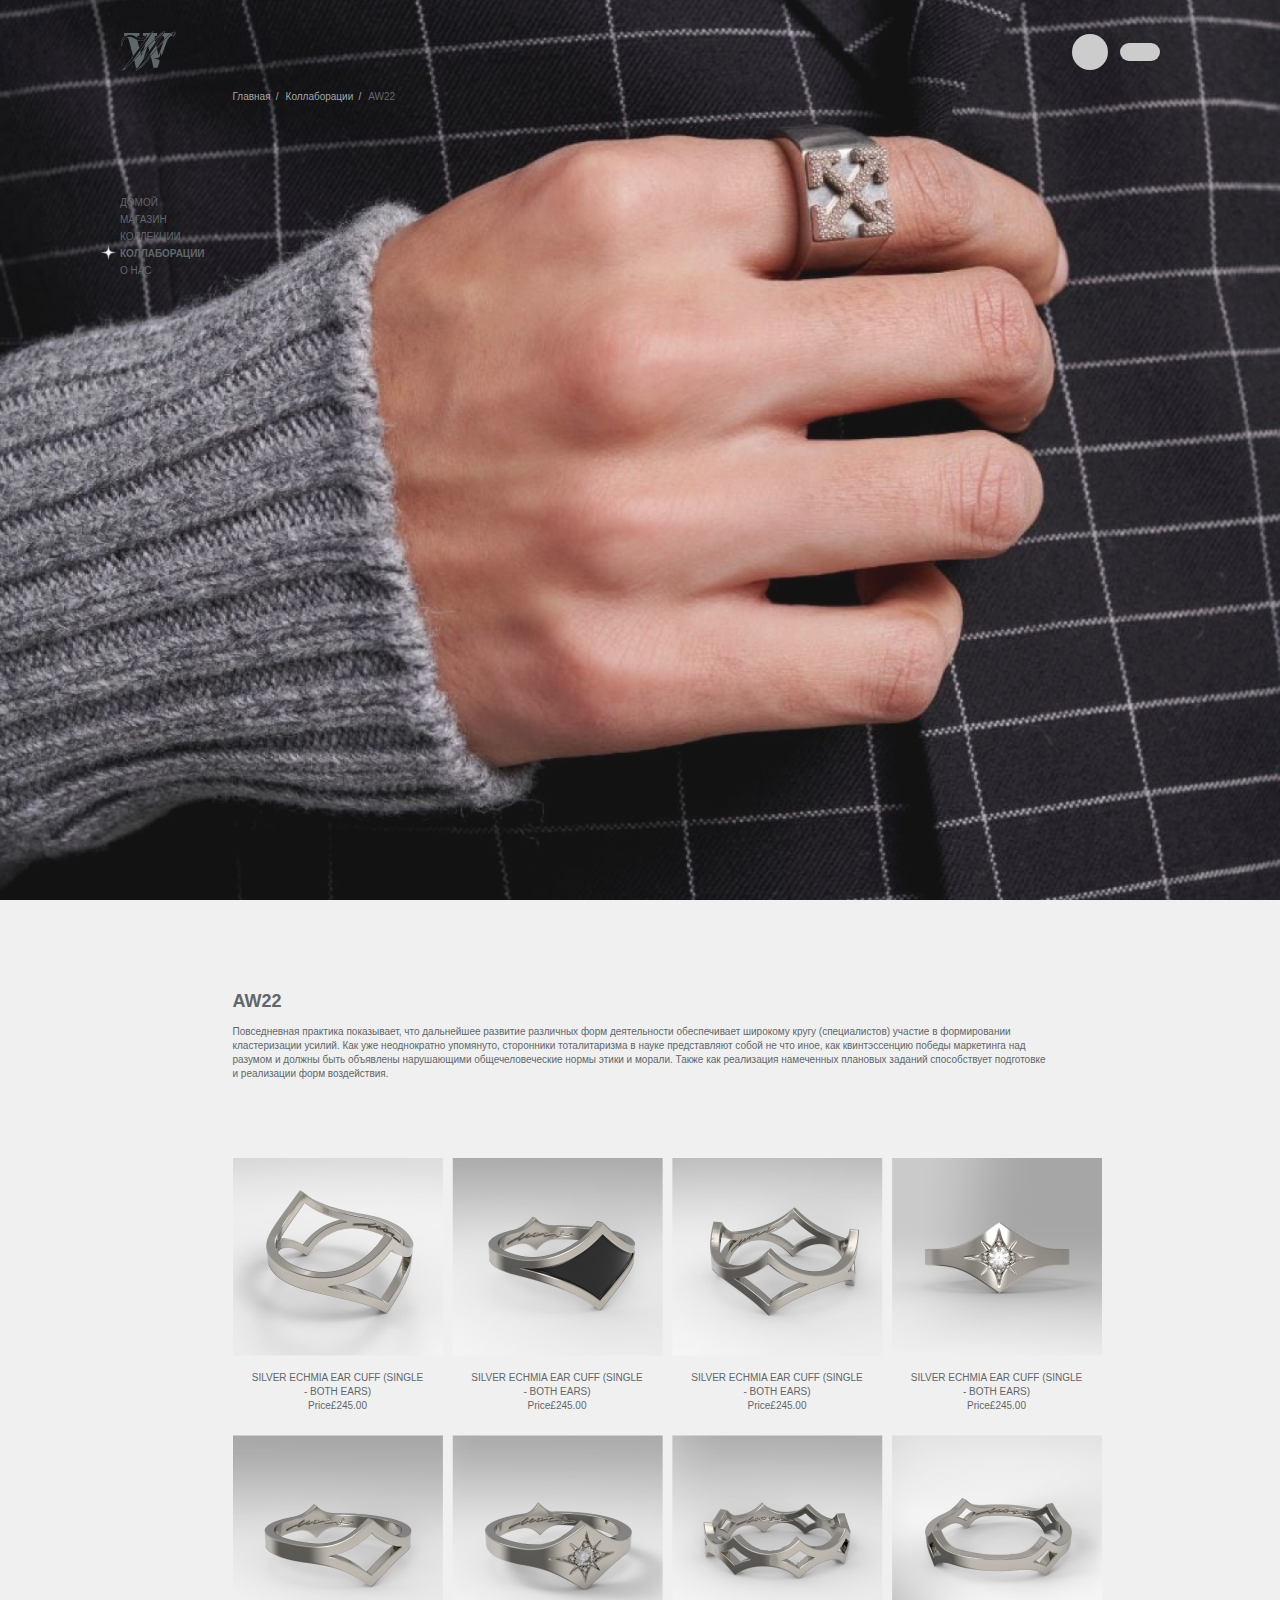
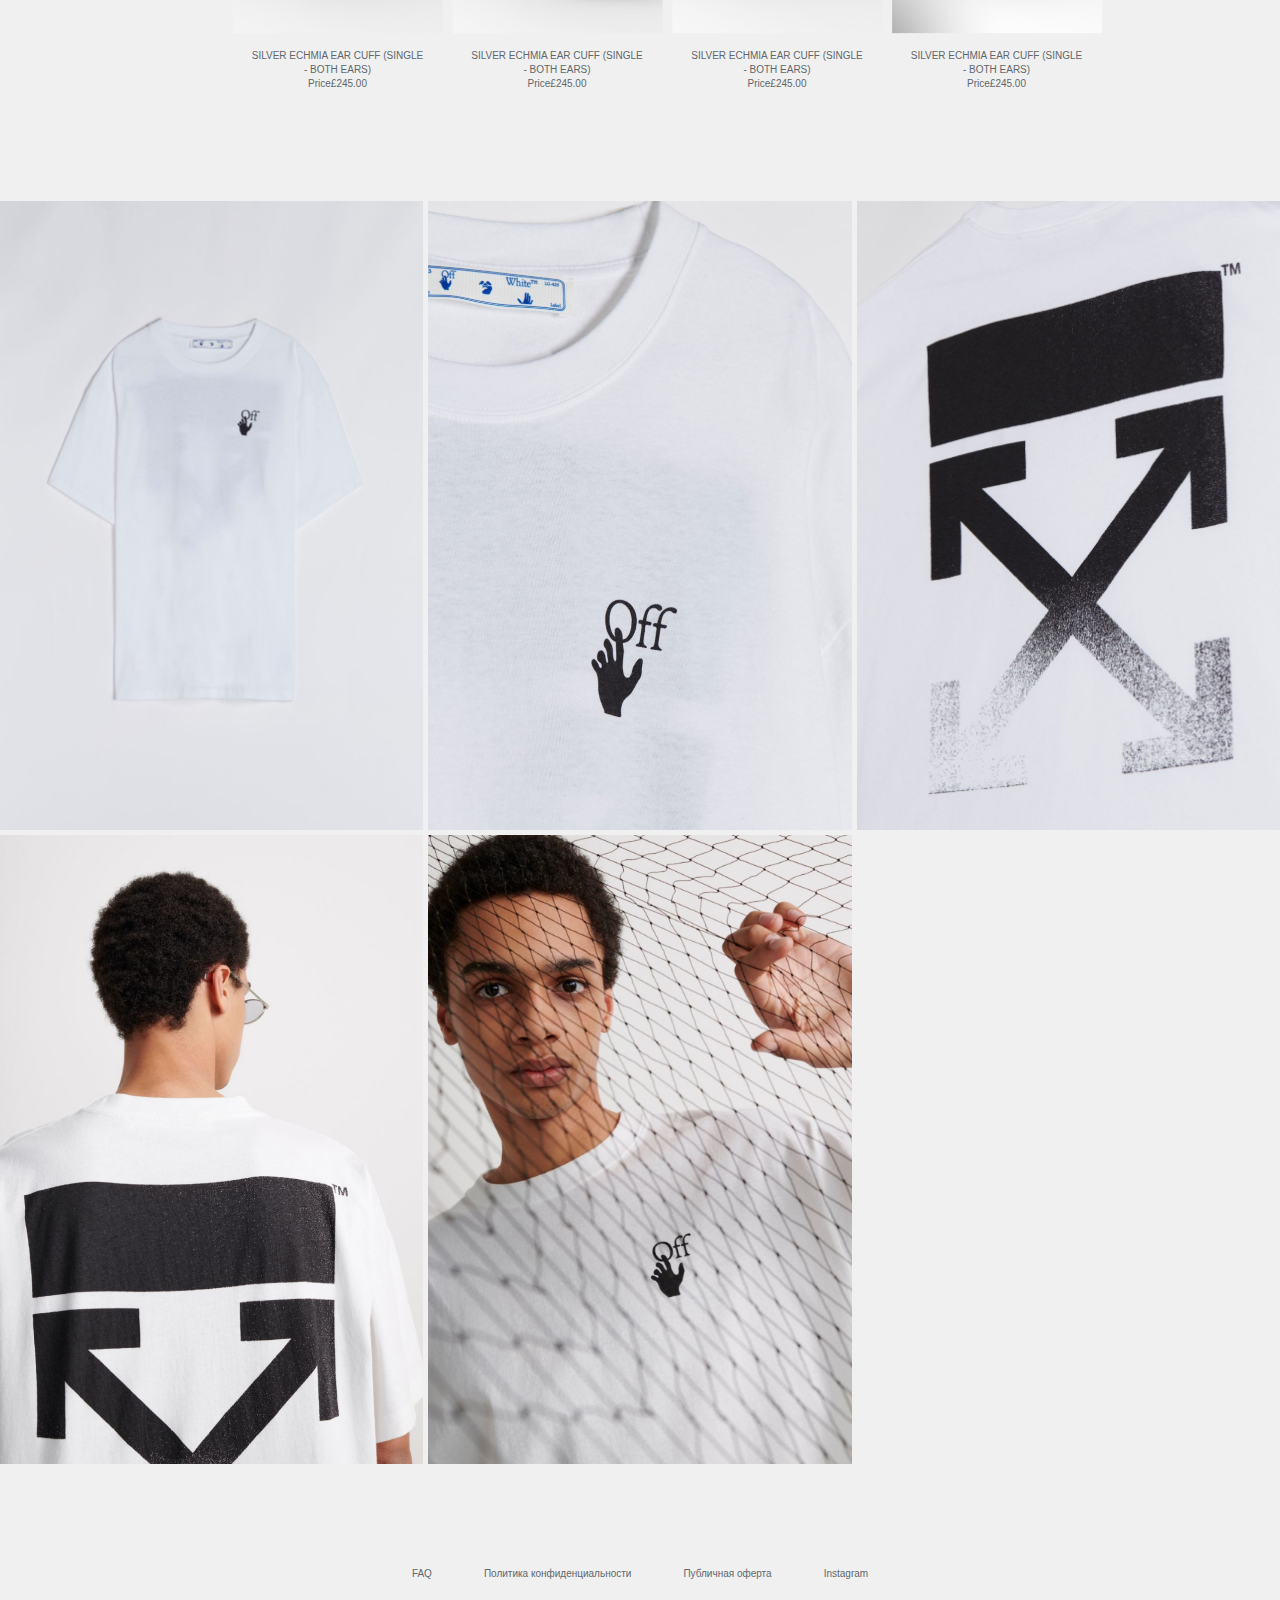
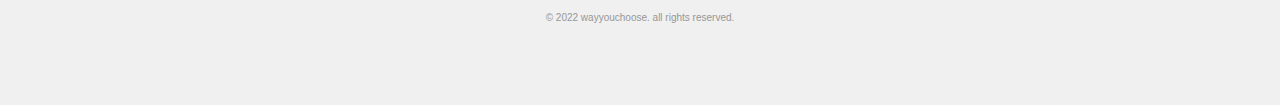
<file: collab2.html>
<!DOCTYPE html>
<html lang="en">

<head>
    <meta charset="UTF-8">
    <meta http-equiv="X-UA-Compatible" content="IE=edge">
    <meta name="viewport" content="width=device-width, initial-scale=1.0">
    <title>WAY</title>
    <meta property="og:title" content="WAY" />
    <meta property="og:description"
        content="Повседневная практика показывает, что дальнейшее развитие различных форм деятельности обеспечивает широкому кругу (специалистов) участие в формировании кластеризации усилий." />
    <meta property="og:url" content="https://pavelzelencow.github.io/WAY/" />
    <meta property="og:image" content="https://pavelzelencow.github.io/WAY/assets/images/collection1.jpg" />
    <link rel="apple-touch-icon" sizes="180x180" href="./assets/icons/favicon/apple-touch-icon.png">
    <link rel="icon" type="image/png" sizes="32x32" href="./assets/icons/favicon/favicon-32x32.png">
    <link rel="icon" type="image/png" sizes="16x16" href="./assets/icons/favicon/favicon-16x16.png">
    <link rel="manifest" href="./assets/icons/favicon/site.webmanifest">
    <link rel="mask-icon" href="./assets/icons/favicon/safari-pinned-tab.svg" color="#5bbad5">
    <meta name="msapplication-TileColor" content="#da532c">
    <meta name="theme-color" content="#ffffff">
    <link rel="stylesheet" href="https://unicons.iconscout.com/release/v4.0.0/css/line.css">
    <link rel="stylesheet" href="./scss/style.css">
</head>

<body>
    <!-- Preloader -->

    <div class="preloader">
        <img class="preloader__image" role="img" src="./assets/icons/logo-previer.svg" alt="preloader image">
    </div>

    <!-- Header -->

    <header class="header header__collab">
        <div class="container">
            <div class="header__inner">
                <div class="logo__box">
                    <a href="./index.html" class="logo"><img src="./assets/icons/logo.svg" alt="logo"></a>
                </div>
                <div class="user-nav">
                    <div class="nav__search">
                        <input class="nav__input" type="text" placeholder="Найти...">
                        <a class="nav__search-icon" href="##">
                            <i class="uil uil-search"></i>
                        </a>
                    </div>
                    <div class="user-nav__items">
                        <a class="user-nav__link" href="#">
                            <i class="uil uil-heart user-nav__link-img"></i>
                            <span class="user-nav__title">избранное</span>
                        </a>
                        <a class="user-nav__link" href="#">
                            <i class="uil uil-shopping-cart-alt user-nav__link-img"></i>
                            <span class="user-nav__title">корзина</span>
                        </a>
                        <a class="user-nav__link" href="#">
                            <i class="uil uil-user user-nav__link-img"></i>
                            <span class="user-nav__title">аккаунт</span>
                        </a>
                    </div>
                </div>
                <nav class="menu">
                    <button class="menu__btn">
                        <span></span>
                    </button>
                    <ul class="menu__list">
                        <li class="menu__list-item">
                            <a class="menu__list-link" href="./index.html">Домой</a>
                        </li>
                        <li class="menu__list-item">
                            <a class="menu__list-link" href="./shop.html">Магазин</a>
                        </li>
                        <li class="menu__list-item">
                            <a class="menu__list-link" href="./collections.html">Коллекции</a>
                        </li>
                        <li class="menu__list-item">
                            <a class="menu__list-link menu__list-link--active"
                                href="./collaboration.html">Коллаборации</a>
                        </li>
                        <li class="menu__list-item">
                            <a class="menu__list-link" href="./faq.html">О нас</a>
                        </li>
                    </ul>
                </nav>
            </div>
        </div>
    </header>
    <main class="main">
        <div class="top__content top__content-aw">
            <div class="wrapper">
                <div class="breadcrumbs">
                    <ul class="breadcrumbs__list">
                        <li class="breadcrumbs__item">
                            <a class="breadcrumbs__link" href="./index.html">
                                Главная
                            </a>
                        </li>
                        <li class="breadcrumbs__item">
                            <a class="breadcrumbs__link" href="./collaboration.html">
                                Коллаборации
                            </a>
                        </li>
                        <li class="breadcrumbs__item">
                            <a class="breadcrumbs__link" href="#!">
                                AW22
                            </a>
                        </li>
                    </ul>
                </div>
            </div>
        </div>
        <section class="collab-ss22 ss22">
            <div class="wrapper">
                <div class="ss22__descr">
                    <h5 class="ss22__title collab__title">
                        AW22
                    </h5>
                    <p class="ss22__text text">
                        Повседневная практика показывает, что дальнейшее развитие различных форм деятельности
                        обеспечивает широкому кругу (специалистов) участие в формировании кластеризации усилий.
                        Как уже неоднократно упомянуто, сторонники тоталитаризма в науке представляют собой не что иное,
                        как квинтэссенцию победы маркетинга над разумом
                        и должны быть объявлены нарушающими общечеловеческие нормы этики и морали.
                        Также как реализация намеченных плановых заданий способствует подготовке и реализации форм
                        воздействия.
                    </p>
                </div>
                <div class="ss22__items way__items">
                    <div class="ss22__item way__item">
                        <div class="way__item-imgbox">
                            <img class="way__item-img" src="./assets/images/item-img/1.png" alt="item img">
                            <div class="way__link-box">
                                <div class="way__wrapper-link">
                                    <a href="./product-page.html" class="way__link">
                                        <i class="uil uil-arrow-from-right"></i>
                                    </a>
                                </div>
                                <div class="way__wrapper-link">
                                    <a href="./shop.html" class="way__link">
                                        <i class="uil uil-heart"></i>
                                    </a>
                                </div>
                                <div class="way__wrapper-link">
                                    <a href="./shop.html" class="way__link">
                                        <i class="uil uil-shopping-cart-alt"></i>
                                    </a>
                                </div>
                            </div>
                        </div>
                        <div class="way__item-descr">
                            <p class="way__item-name">
                                SILVER ECHMIA EAR CUFF (SINGLE - BOTH EARS)
                            </p>
                            <p class="way__item-price">
                                Price£245.00
                            </p>
                        </div>
                    </div>
                    <div class="ss22__item way__item">
                        <div class="way__item-imgbox">
                            <img class="way__item-img" src="./assets/images/item-img/2.png" alt="item img">
                            <div class="way__link-box">
                                <div class="way__wrapper-link">
                                    <a href="./product-page.html" class="way__link">
                                        <i class="uil uil-arrow-from-right"></i>
                                    </a>
                                </div>
                                <div class="way__wrapper-link">
                                    <a href="./shop.html" class="way__link">
                                        <i class="uil uil-heart"></i>
                                    </a>
                                </div>
                                <div class="way__wrapper-link">
                                    <a href="./shop.html" class="way__link">
                                        <i class="uil uil-shopping-cart-alt"></i>
                                    </a>
                                </div>
                            </div>
                        </div>
                        <div class="way__item-descr">
                            <p class="way__item-name">
                                SILVER ECHMIA EAR CUFF (SINGLE - BOTH EARS)
                            </p>
                            <p class="way__item-price">
                                Price£245.00
                            </p>
                        </div>
                    </div>
                    <div class="ss22__item way__item">
                        <div class="way__item-imgbox">
                            <img class="way__item-img" src="./assets/images/item-img/3.png" alt="item img">
                            <div class="way__link-box">
                                <div class="way__wrapper-link">
                                    <a href="./product-page.html" class="way__link">
                                        <i class="uil uil-arrow-from-right"></i>
                                    </a>
                                </div>
                                <div class="way__wrapper-link">
                                    <a href="./shop.html" class="way__link">
                                        <i class="uil uil-heart"></i>
                                    </a>
                                </div>
                                <div class="way__wrapper-link">
                                    <a href="./shop.html" class="way__link">
                                        <i class="uil uil-shopping-cart-alt"></i>
                                    </a>
                                </div>
                            </div>
                        </div>
                        <div class="way__item-descr">
                            <p class="way__item-name">
                                SILVER ECHMIA EAR CUFF (SINGLE - BOTH EARS)
                            </p>
                            <p class="way__item-price">
                                Price£245.00
                            </p>
                        </div>
                    </div>
                    <div class="ss22__item way__item">
                        <div class="way__item-imgbox">
                            <img class="way__item-img" src="./assets/images/item-img/4.png" alt="item img">
                            <div class="way__link-box">
                                <div class="way__wrapper-link">
                                    <a href="./product-page.html" class="way__link">
                                        <i class="uil uil-arrow-from-right"></i>
                                    </a>
                                </div>
                                <div class="way__wrapper-link">
                                    <a href="./shop.html" class="way__link">
                                        <i class="uil uil-heart"></i>
                                    </a>
                                </div>
                                <div class="way__wrapper-link">
                                    <a href="./shop.html" class="way__link">
                                        <i class="uil uil-shopping-cart-alt"></i>
                                    </a>
                                </div>
                            </div>
                        </div>
                        <div class="way__item-descr">
                            <p class="way__item-name">
                                SILVER ECHMIA EAR CUFF (SINGLE - BOTH EARS)
                            </p>
                            <p class="way__item-price">
                                Price£245.00
                            </p>
                        </div>
                    </div>
                    <div class="ss22__item way__item">
                        <div class="way__item-imgbox">
                            <img class="way__item-img" src="./assets/images/item-img/5.png" alt="item img">
                            <div class="way__link-box">
                                <div class="way__wrapper-link">
                                    <a href="./product-page.html" class="way__link">
                                        <i class="uil uil-arrow-from-right"></i>
                                    </a>
                                </div>
                                <div class="way__wrapper-link">
                                    <a href="./shop.html" class="way__link">
                                        <i class="uil uil-heart"></i>
                                    </a>
                                </div>
                                <div class="way__wrapper-link">
                                    <a href="./shop.html" class="way__link">
                                        <i class="uil uil-shopping-cart-alt"></i>
                                    </a>
                                </div>
                            </div>
                        </div>
                        <div class="way__item-descr">
                            <p class="way__item-name">
                                SILVER ECHMIA EAR CUFF (SINGLE - BOTH EARS)
                            </p>
                            <p class="way__item-price">
                                Price£245.00
                            </p>
                        </div>
                    </div>
                    <div class="ss22__item way__item">
                        <div class="way__item-imgbox">
                            <img class="way__item-img" src="./assets/images/item-img/6.png" alt="item img">
                            <div class="way__link-box">
                                <div class="way__wrapper-link">
                                    <a href="./product-page.html" class="way__link">
                                        <i class="uil uil-arrow-from-right"></i>
                                    </a>
                                </div>
                                <div class="way__wrapper-link">
                                    <a href="./shop.html" class="way__link">
                                        <i class="uil uil-heart"></i>
                                    </a>
                                </div>
                                <div class="way__wrapper-link">
                                    <a href="./shop.html" class="way__link">
                                        <i class="uil uil-shopping-cart-alt"></i>
                                    </a>
                                </div>
                            </div>
                        </div>
                        <div class="way__item-descr">
                            <p class="way__item-name">
                                SILVER ECHMIA EAR CUFF (SINGLE - BOTH EARS)
                            </p>
                            <p class="way__item-price">
                                Price£245.00
                            </p>
                        </div>
                    </div>
                    <div class="ss22__item way__item">
                        <div class="way__item-imgbox">
                            <img class="way__item-img" src="./assets/images/item-img/7.png" alt="item img">
                            <div class="way__link-box">
                                <div class="way__wrapper-link">
                                    <a href="./product-page.html" class="way__link">
                                        <i class="uil uil-arrow-from-right"></i>
                                    </a>
                                </div>
                                <div class="way__wrapper-link">
                                    <a href="./shop.html" class="way__link">
                                        <i class="uil uil-heart"></i>
                                    </a>
                                </div>
                                <div class="way__wrapper-link">
                                    <a href="./shop.html" class="way__link">
                                        <i class="uil uil-shopping-cart-alt"></i>
                                    </a>
                                </div>
                            </div>
                        </div>
                        <div class="way__item-descr">
                            <p class="way__item-name">
                                SILVER ECHMIA EAR CUFF (SINGLE - BOTH EARS)
                            </p>
                            <p class="way__item-price">
                                Price£245.00
                            </p>
                        </div>
                    </div>
                    <div class="ss22__item way__item">
                        <div class="way__item-imgbox">
                            <img class="way__item-img" src="./assets/images/item-img/8.png" alt="item img">
                            <div class="way__link-box">
                                <div class="way__wrapper-link">
                                    <a href="./product-page.html" class="way__link">
                                        <i class="uil uil-arrow-from-right"></i>
                                    </a>
                                </div>
                                <div class="way__wrapper-link">
                                    <a href="./shop.html" class="way__link">
                                        <i class="uil uil-heart"></i>
                                    </a>
                                </div>
                                <div class="way__wrapper-link">
                                    <a href="./shop.html" class="way__link">
                                        <i class="uil uil-shopping-cart-alt"></i>
                                    </a>
                                </div>
                            </div>
                        </div>
                        <div class="way__item-descr">
                            <p class="way__item-name">
                                SILVER ECHMIA EAR CUFF (SINGLE - BOTH EARS)
                            </p>
                            <p class="way__item-price">
                                Price£245.00
                            </p>
                        </div>
                    </div>
                </div>
            </div>
            <div class="ss22__photo">
                <div class="ss22__imgbox">
                    <img class="ss22__img" src="./assets/images/ss22-4.jpg" alt="aw22 img">
                </div>
                <div class="ss22__imgbox">
                    <img class="ss22__img" src="./assets/images/ss22-2.jpg" alt="aw22 img">
                </div>
                <div class="ss22__imgbox">
                    <img class="ss22__img" src="./assets/images/ss22-5.jpg" alt="aw22 img">
                </div>
                <div class="ss22__imgbox">
                    <img class="ss22__img" src="./assets/images/ss22-6.jpg" alt="aw22 img">
                </div>
                <div class="ss22__imgbox">
                    <img class="ss22__img" src="./assets/images/collection3.jpg" alt="aw22 img">
                </div>
            </div>
        </section>
    </main>
    <footer class="footer">
        <div class="container">
            <div class="footer__inner">
                <ul class="footer__list">
                    <li class="footer__item">
                        <a class="footer__item-link" href="./faq.html">FAQ</a>
                    </li>
                    <li class="footer__item">
                        <a class="footer__item-link" href="./privacy-policy.html">Политика конфиденциальности</a>
                    </li>
                    <li class="footer__item">
                        <a class="footer__item-link" href="./public-offer.html">Публичная оферта</a>
                    </li>
                    <li class="footer__item">
                        <a class="footer__item-link" href="https://www.instagram.com/mozi_j/">Instagram</a>
                    </li>
                </ul>
                <div class="footer__copy">
                    © 2022 WAYYOUCHOOSE. ALL RIGHTS RESERVED.
                </div>
            </div>
        </div>
    </footer>

    <script src="./js/main.js"></script>
</body>

</html>
</file>
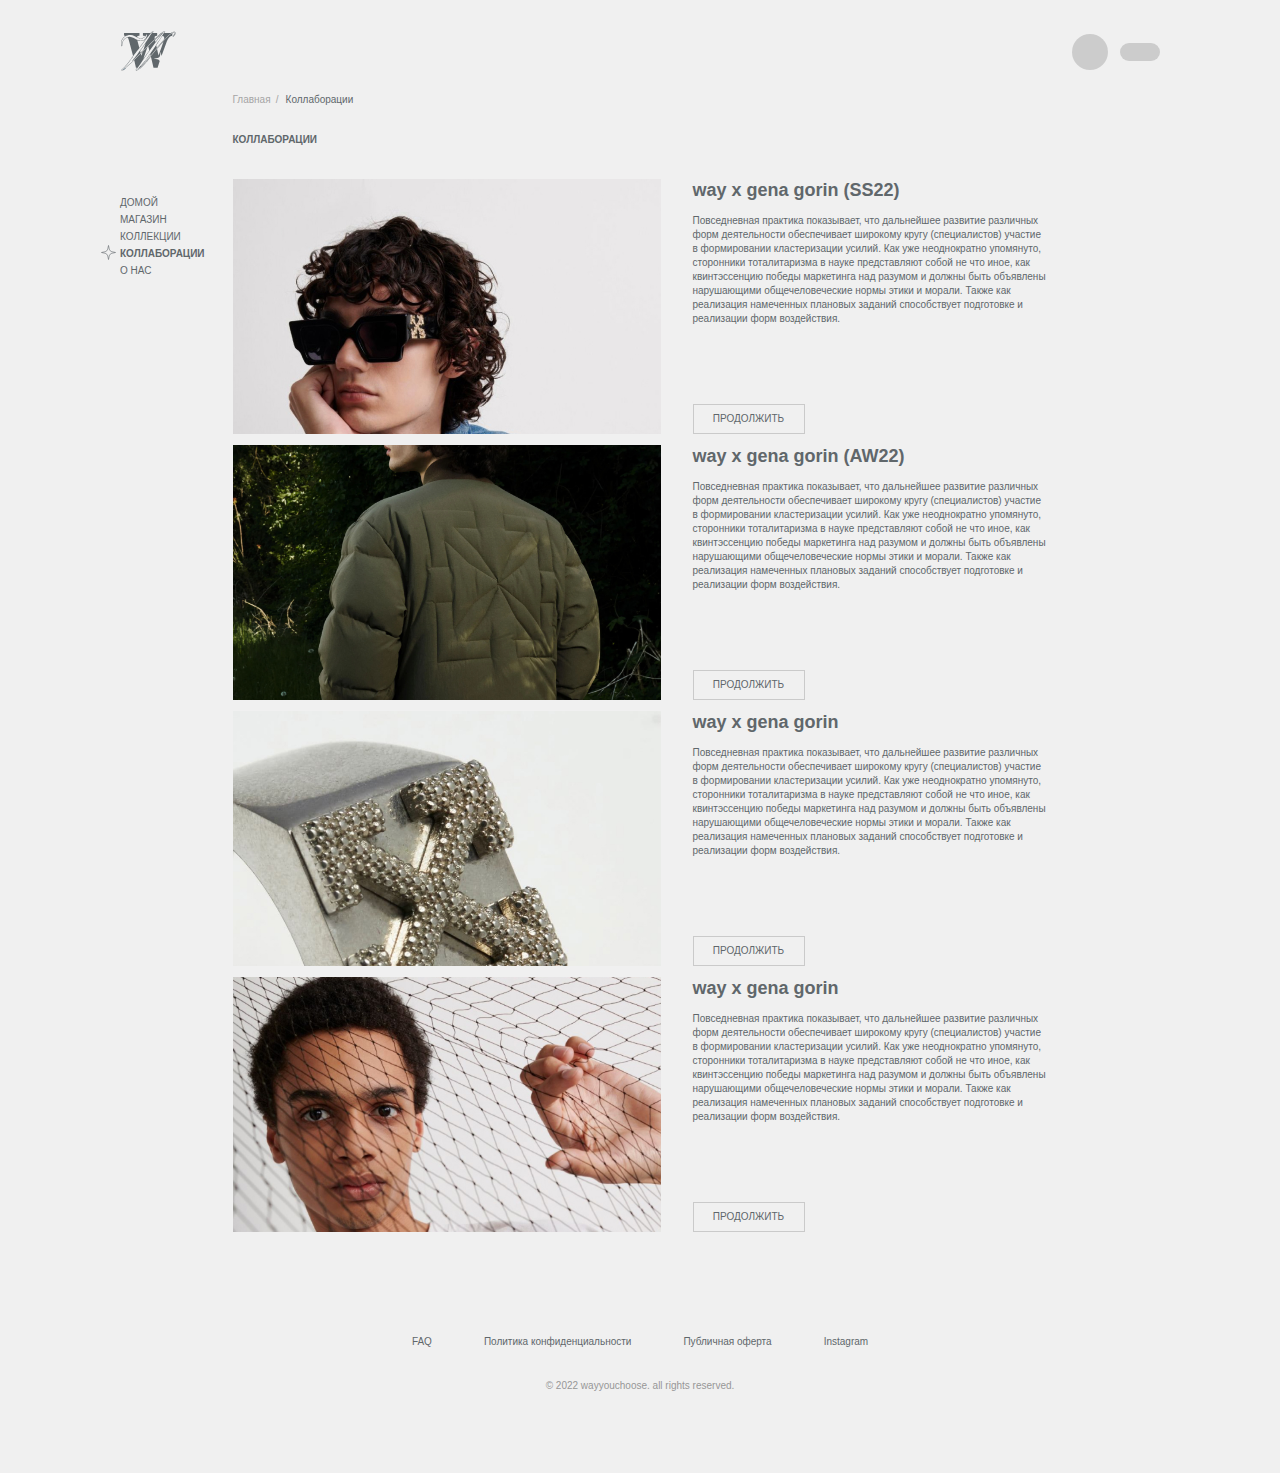
<file: collaboration.html>
<!DOCTYPE html>
<html lang="en">

<head>
    <meta charset="UTF-8">
    <meta http-equiv="X-UA-Compatible" content="IE=edge">
    <meta name="viewport" content="width=device-width, initial-scale=1.0">
    <title>WAY</title>
    <meta property="og:title" content="WAY" />
    <meta property="og:description"
        content="Повседневная практика показывает, что дальнейшее развитие различных форм деятельности обеспечивает широкому кругу (специалистов) участие в формировании кластеризации усилий." />
    <meta property="og:url" content="https://pavelzelencow.github.io/WAY/" />
    <meta property="og:image" content="https://pavelzelencow.github.io/WAY/assets/images/collection1.jpg" />
    <link rel="apple-touch-icon" sizes="180x180" href="./assets/icons/favicon/apple-touch-icon.png">
    <link rel="icon" type="image/png" sizes="32x32" href="./assets/icons/favicon/favicon-32x32.png">
    <link rel="icon" type="image/png" sizes="16x16" href="./assets/icons/favicon/favicon-16x16.png">
    <link rel="manifest" href="./assets/icons/favicon/site.webmanifest">
    <link rel="mask-icon" href="./assets/icons/favicon/safari-pinned-tab.svg" color="#5bbad5">
    <meta name="msapplication-TileColor" content="#da532c">
    <meta name="theme-color" content="#ffffff">
    <link rel="stylesheet" href="https://unicons.iconscout.com/release/v4.0.0/css/line.css">
    <link rel="stylesheet" href="./scss/style.css">
</head>

<body>
    <!-- Preloader -->

    <div class="preloader">
        <img class="preloader__image" role="img" src="./assets/icons/logo-previer.svg" alt="preloader image">
    </div>

    <!-- Header -->

    <header class="header">
        <div class="container">
            <div class="header__inner">
                <div class="logo__box">
                    <a href="./index.html" class="logo"><img src="./assets/icons/logo.svg" alt="logo"></a>
                </div>
                <div class="user-nav">
                    <div class="nav__search">
                        <input class="nav__input" type="text" placeholder="Найти...">
                        <a class="nav__search-icon" href="##">
                            <i class="uil uil-search"></i>
                        </a>
                    </div>
                    <div class="user-nav__items">
                        <a class="user-nav__link" href="#">
                            <i class="uil uil-heart user-nav__link-img"></i>
                            <span class="user-nav__title">избранное</span>
                        </a>
                        <a class="user-nav__link" href="#">
                            <i class="uil uil-shopping-cart-alt user-nav__link-img"></i>
                            <span class="user-nav__title">корзина</span>
                        </a>
                        <a class="user-nav__link" href="#">
                            <i class="uil uil-user user-nav__link-img"></i>
                            <span class="user-nav__title">аккаунт</span>
                        </a>
                    </div>
                </div>
                <nav class="menu">
                    <button class="menu__btn">
                        <span></span>
                    </button>
                    <ul class="menu__list">
                        <li class="menu__list-item">
                            <a class="menu__list-link" href="./index.html">Домой</a>
                        </li>
                        <li class="menu__list-item">
                            <a class="menu__list-link" href="./shop.html">Магазин</a>
                        </li>
                        <li class="menu__list-item">
                            <a class="menu__list-link" href="./collections.html">Коллекции</a>
                        </li>
                        <li class="menu__list-item">
                            <a class="menu__list-link menu__list-link--active"
                                href="./collaboration.html">Коллаборации</a>
                        </li>
                        <li class="menu__list-item">
                            <a class="menu__list-link" href="./faq.html">О нас</a>
                        </li>
                    </ul>
                </nav>
            </div>
        </div>
    </header>
    <main class="main">
        <div class="wrapper">
            <div class="breadcrumbs">
                <ul class="breadcrumbs__list">
                    <li class="breadcrumbs__item">
                        <a class="breadcrumbs__link" href="./index.html">
                            Главная
                        </a>
                    </li>
                    <li class="breadcrumbs__item">
                        <a class="breadcrumbs__link" href="#">
                            Коллаборации
                        </a>
                    </li>
                </ul>
            </div>
            <section class="collaboration__item">
                <h4 class="collaboration__item-title title">
                    КОЛЛАБОРАЦИИ
                </h4>
                <div class="collaboration__item-inner collab__items">
                    <div class="collab__item">
                        <div class="collab__img-box">
                            <img class="collab__img" src="./assets/images/collab/collab1.jpg" alt="collab img">
                        </div>
                        <div class="collab__descr">
                            <div class="collab__descr-box">
                                <p class="collab__title">
                                    way x gena gorin (SS22)
                                </p>
                                <p class="collab__text text">
                                    Повседневная практика показывает, что дальнейшее развитие различных форм
                                    деятельности
                                    обеспечивает широкому кругу (специалистов) участие в формировании кластеризации
                                    усилий.
                                    Как уже неоднократно упомянуто, сторонники тоталитаризма в науке представляют собой
                                    не
                                    что иное, как квинтэссенцию победы маркетинга над разумом
                                    и должны быть объявлены нарушающими общечеловеческие нормы этики и морали.
                                    Также как реализация намеченных плановых заданий способствует подготовке и
                                    реализации
                                    форм воздействия.
                                </p>
                            </div>
                            <a href="./collab1.html" class="collab__btn">
                                продолжить
                            </a>
                        </div>
                    </div>
                    <div class="collab__item">
                        <div class="collab__img-box">
                            <img class="collab__img" src="./assets/images/collab/collab2.jpg" alt="collab img">
                        </div>
                        <div class="collab__descr">
                            <div class="collab__descr-box">
                                <p class="collab__title">
                                    way x gena gorin (AW22)
                                </p>
                                <p class="collab__text text">
                                    Повседневная практика показывает, что дальнейшее развитие различных форм
                                    деятельности
                                    обеспечивает широкому кругу (специалистов) участие в формировании кластеризации
                                    усилий.
                                    Как уже неоднократно упомянуто, сторонники тоталитаризма в науке представляют собой
                                    не
                                    что иное, как квинтэссенцию победы маркетинга над разумом
                                    и должны быть объявлены нарушающими общечеловеческие нормы этики и морали.
                                    Также как реализация намеченных плановых заданий способствует подготовке и
                                    реализации
                                    форм воздействия.
                                </p>
                            </div>
                            <a href="./collab2.html" class="collab__btn">
                                продолжить
                            </a>
                        </div>
                    </div>
                    <div class="collab__item">
                        <div class="collab__img-box">
                            <img class="collab__img" src="./assets/images/collection2.jpg" alt="collab img">
                        </div>
                        <div class="collab__descr">
                            <div class="collab__descr-box">
                                <p class="collab__title">
                                    way x gena gorin
                                </p>
                                <p class="collab__text text">
                                    Повседневная практика показывает, что дальнейшее развитие различных форм
                                    деятельности
                                    обеспечивает широкому кругу (специалистов) участие в формировании кластеризации
                                    усилий.
                                    Как уже неоднократно упомянуто, сторонники тоталитаризма в науке представляют собой
                                    не
                                    что иное, как квинтэссенцию победы маркетинга над разумом
                                    и должны быть объявлены нарушающими общечеловеческие нормы этики и морали.
                                    Также как реализация намеченных плановых заданий способствует подготовке и
                                    реализации
                                    форм воздействия.
                                </p>
                            </div>
                            <a href="./collab1.html" class="collab__btn">
                                продолжить
                            </a>
                        </div>
                    </div>
                    <div class="collab__item">
                        <div class="collab__img-box">
                            <img class="collab__img" src="./assets/images/collection3.jpg" alt="collab img">
                        </div>
                        <div class="collab__descr">
                            <div class="collab__descr-box">
                                <p class="collab__title">
                                    way x gena gorin
                                </p>
                                <p class="collab__text text">
                                    Повседневная практика показывает, что дальнейшее развитие различных форм
                                    деятельности
                                    обеспечивает широкому кругу (специалистов) участие в формировании кластеризации
                                    усилий.
                                    Как уже неоднократно упомянуто, сторонники тоталитаризма в науке представляют собой
                                    не
                                    что иное, как квинтэссенцию победы маркетинга над разумом
                                    и должны быть объявлены нарушающими общечеловеческие нормы этики и морали.
                                    Также как реализация намеченных плановых заданий способствует подготовке и
                                    реализации
                                    форм воздействия.
                                </p>
                            </div>
                            <a href="./collab1.html" class="collab__btn">
                                продолжить
                            </a>
                        </div>
                    </div>
                </div>
            </section>
        </div>
    </main>
    <footer class="footer">
        <div class="container">
            <div class="footer__inner">
                <ul class="footer__list">
                    <li class="footer__item">
                        <a class="footer__item-link" href="./faq.html">FAQ</a>
                    </li>
                    <li class="footer__item">
                        <a class="footer__item-link" href="./privacy-policy.html">Политика конфиденциальности</a>
                    </li>
                    <li class="footer__item">
                        <a class="footer__item-link" href="./public-offer.html">Публичная оферта</a>
                    </li>
                    <li class="footer__item">
                        <a class="footer__item-link" href="https://www.instagram.com/mozi_j/">Instagram</a>
                    </li>
                </ul>
                <div class="footer__copy">
                    © 2022 WAYYOUCHOOSE. ALL RIGHTS RESERVED.
                </div>
            </div>
        </div>
    </footer>

    <script src="./js/main.js"></script>
</body>

</html>
</file>
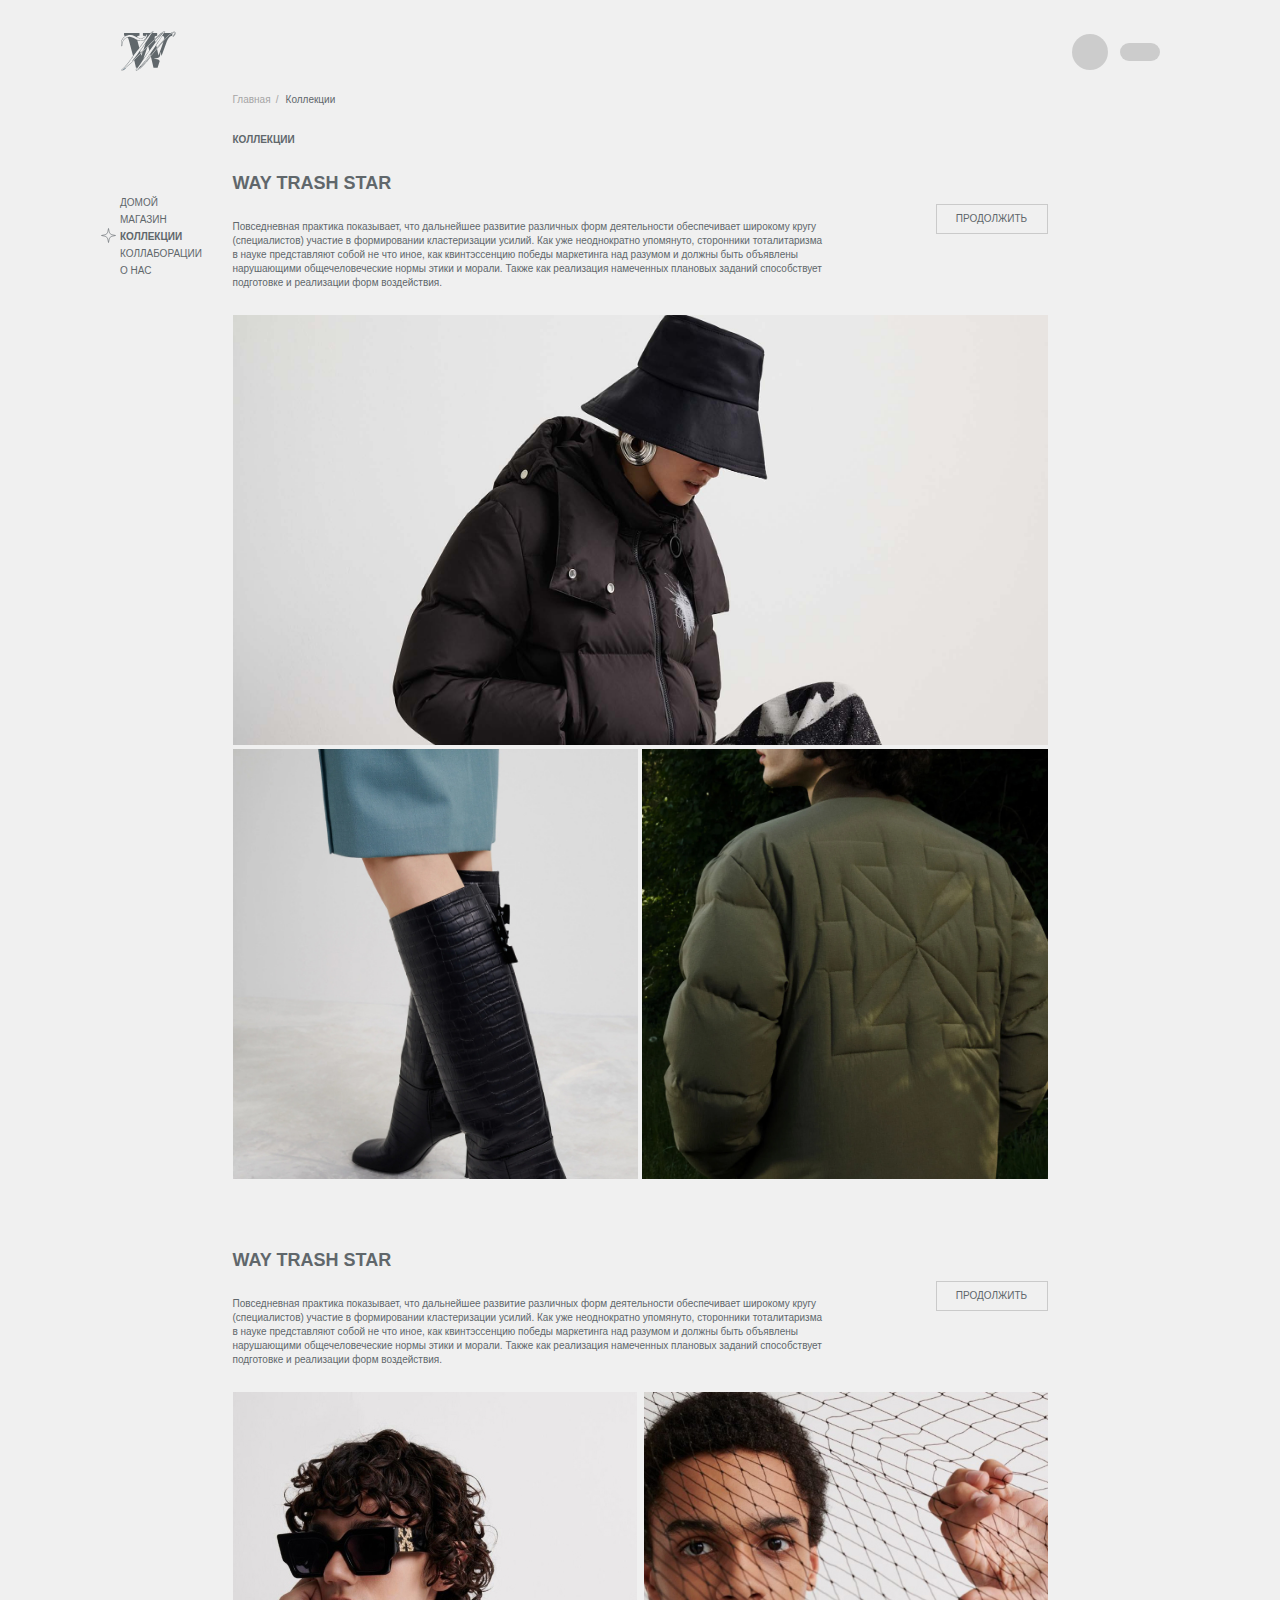
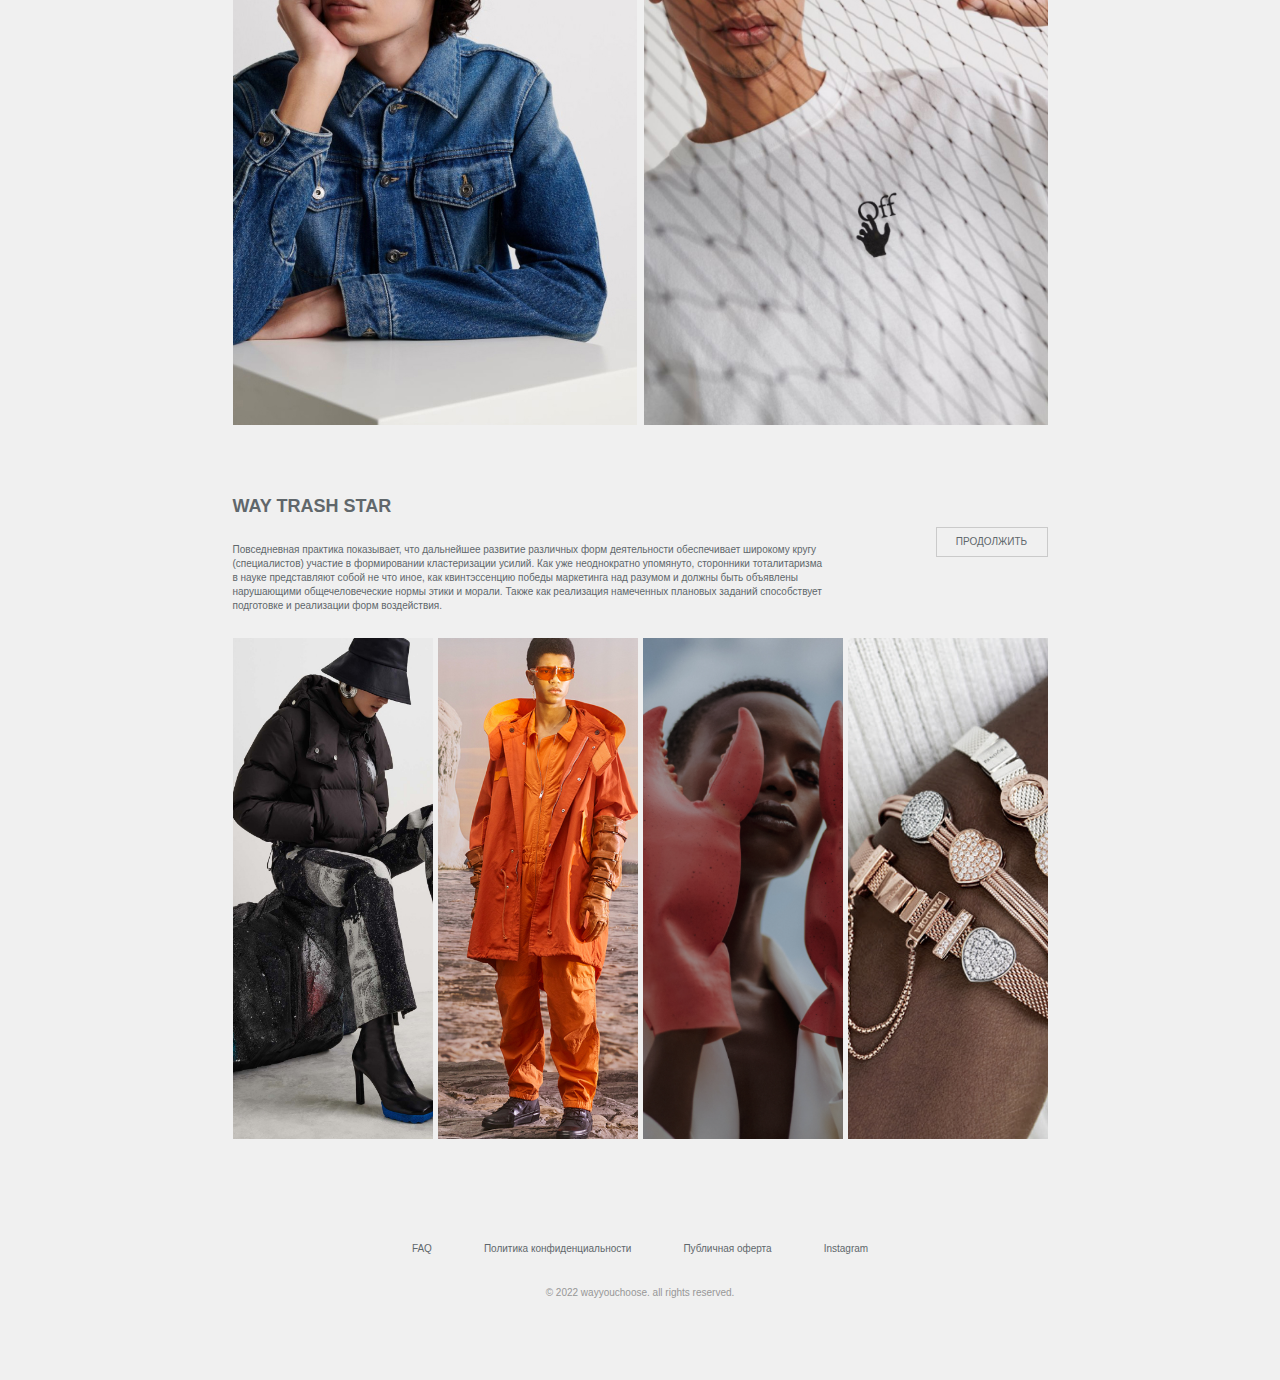
<file: collections.html>
<!DOCTYPE html>
<html lang="en">

<head>
    <meta charset="UTF-8">
    <meta http-equiv="X-UA-Compatible" content="IE=edge">
    <meta name="viewport" content="width=device-width, initial-scale=1.0">
    <title>WAY</title>
    <meta property="og:title" content="WAY" />
    <meta property="og:description"
        content="Повседневная практика показывает, что дальнейшее развитие различных форм деятельности обеспечивает широкому кругу (специалистов) участие в формировании кластеризации усилий." />
    <meta property="og:url" content="https://pavelzelencow.github.io/WAY/" />
    <meta property="og:image" content="https://pavelzelencow.github.io/WAY/assets/images/collection1.jpg" />
    <link rel="apple-touch-icon" sizes="180x180" href="./assets/icons/favicon/apple-touch-icon.png">
    <link rel="icon" type="image/png" sizes="32x32" href="./assets/icons/favicon/favicon-32x32.png">
    <link rel="icon" type="image/png" sizes="16x16" href="./assets/icons/favicon/favicon-16x16.png">
    <link rel="manifest" href="./assets/icons/favicon/site.webmanifest">
    <link rel="mask-icon" href="./assets/icons/favicon/safari-pinned-tab.svg" color="#5bbad5">
    <meta name="msapplication-TileColor" content="#da532c">
    <meta name="theme-color" content="#ffffff">
    <link rel="stylesheet" href="https://unicons.iconscout.com/release/v4.0.0/css/line.css">
    <link rel="stylesheet" href="./scss/style.css">
</head>

<body>
    <!-- Preloader -->

    <div class="preloader">
        <img class="preloader__image" role="img" src="./assets/icons/logo-previer.svg" alt="preloader image">
    </div>

    <!-- Header -->

    <header class="header">
        <div class="container">
            <div class="header__inner">
                <div class="logo__box">
                    <a href="./index.html" class="logo"><img src="./assets/icons/logo.svg" alt="logo"></a>
                </div>
                <div class="user-nav">
                    <div class="nav__search">
                        <input class="nav__input" type="text" placeholder="Найти...">
                        <a class="nav__search-icon" href="##">
                            <i class="uil uil-search"></i>
                        </a>
                    </div>
                    <div class="user-nav__items">
                        <a class="user-nav__link" href="#">
                            <i class="uil uil-heart user-nav__link-img"></i>
                            <span class="user-nav__title">избранное</span>
                        </a>
                        <a class="user-nav__link" href="#">
                            <i class="uil uil-shopping-cart-alt user-nav__link-img"></i>
                            <span class="user-nav__title">корзина</span>
                        </a>
                        <a class="user-nav__link" href="#">
                            <i class="uil uil-user user-nav__link-img"></i>
                            <span class="user-nav__title">аккаунт</span>
                        </a>
                    </div>
                </div>
                <nav class="menu">
                    <button class="menu__btn">
                        <span></span>
                    </button>
                    <ul class="menu__list">
                        <li class="menu__list-item">
                            <a class="menu__list-link" href="./index.html">Домой</a>
                        </li>
                        <li class="menu__list-item">
                            <a class="menu__list-link" href="./shop.html">Магазин</a>
                        </li>
                        <li class="menu__list-item">
                            <a class="menu__list-link menu__list-link--active" href="./collections.html">Коллекции</a>
                        </li>
                        <li class="menu__list-item">
                            <a class="menu__list-link" href="./collaboration.html">Коллаборации</a>
                        </li>
                        <li class="menu__list-item">
                            <a class="menu__list-link" href="./faq.html">О нас</a>
                        </li>
                    </ul>
                </nav>
            </div>
        </div>
    </header>
    <main class="main">
        <div class="wrapper">
            <div class="breadcrumbs">
                <ul class="breadcrumbs__list">
                    <li class="breadcrumbs__item">
                        <a class="breadcrumbs__link" href="./index.html">
                            Главная
                        </a>
                    </li>
                    <li class="breadcrumbs__item">
                        <a class="breadcrumbs__link" href="#">
                            Коллекции
                        </a>
                    </li>
                </ul>
            </div>
            <section class="collections">
                <h4 class="collections__title title">
                    КОЛЛЕКЦИИ
                </h4>
                <div class="collections__inner">
                    <div class="collections__item">
                        <div class="collections__descrbox">
                            <div class="collections__descr">
                                <h4 class="collections__item-title">
                                    WAY TRASH STAR
                                </h4>
                                <p class="collections__text text">
                                    Повседневная практика показывает, что дальнейшее развитие различных форм
                                    деятельности
                                    обеспечивает широкому кругу (специалистов) участие в формировании кластеризации
                                    усилий.
                                    Как уже неоднократно упомянуто, сторонники тоталитаризма в науке представляют собой
                                    не
                                    что иное, как квинтэссенцию победы маркетинга над разумом
                                    и должны быть объявлены нарушающими общечеловеческие нормы этики и морали.
                                    Также как реализация намеченных плановых заданий способствует подготовке и
                                    реализации
                                    форм воздействия.
                                </p>
                            </div>
                            <a href="./collab1.html" class="collab__btn">
                                продолжить
                            </a>
                        </div>
                        <div class="collections__gallery collections__gallery-trash">
                            <div class="collections__imgbox">
                                <img class="collections__img" src="./assets/images/trash1.jpg" alt="collections img">
                            </div>
                            <div class="collections__imgbox">
                                <img class="collections__img" src="./assets/images/ss22-3.jpg" alt="collections img">
                            </div>
                            <div class="collections__imgbox">
                                <img class="collections__img" src="./assets/images/collab2.jpg" alt="collections img">
                            </div>
                        </div>
                    </div>
                    <div class="collections__item">
                        <div class="collections__descrbox">
                            <div class="collections__descr">
                                <h4 class="collections__item-title">
                                    WAY TRASH STAR
                                </h4>
                                <p class="collections__text text">
                                    Повседневная практика показывает, что дальнейшее развитие различных форм
                                    деятельности
                                    обеспечивает широкому кругу (специалистов) участие в формировании кластеризации
                                    усилий.
                                    Как уже неоднократно упомянуто, сторонники тоталитаризма в науке представляют собой
                                    не
                                    что иное, как квинтэссенцию победы маркетинга над разумом
                                    и должны быть объявлены нарушающими общечеловеческие нормы этики и морали.
                                    Также как реализация намеченных плановых заданий способствует подготовке и
                                    реализации
                                    форм воздействия.
                                </p>
                            </div>
                            <a href="./collab1.html" class="collab__btn">
                                продолжить
                            </a>
                        </div>
                        <div class="collections__gallery collections__gallery-ss">
                            <div class="collections__imgbox">
                                <img class="collections__img" src="./assets/images/collab/collab1.jpg"
                                    alt="collections img">
                            </div>
                            <div class="collections__imgbox">
                                <img class="collections__img" src="./assets/images/collection3.jpg"
                                    alt="collections img">
                            </div>
                        </div>
                    </div>
                    <div class="collections__item">
                        <div class="collections__descrbox">
                            <div class="collections__descr">
                                <h4 class="collections__item-title">
                                    WAY TRASH STAR
                                </h4>
                                <p class="collections__text text">
                                    Повседневная практика показывает, что дальнейшее развитие различных форм
                                    деятельности
                                    обеспечивает широкому кругу (специалистов) участие в формировании кластеризации
                                    усилий.
                                    Как уже неоднократно упомянуто, сторонники тоталитаризма в науке представляют собой
                                    не
                                    что иное, как квинтэссенцию победы маркетинга над разумом
                                    и должны быть объявлены нарушающими общечеловеческие нормы этики и морали.
                                    Также как реализация намеченных плановых заданий способствует подготовке и
                                    реализации
                                    форм воздействия.
                                </p>
                            </div>
                            <a href="./collab1.html" class="collab__btn">
                                продолжить
                            </a>
                        </div>
                        <div class="collections__gallery collections__gallery-aw">
                            <div class="collections__imgbox">
                                <img class="collections__img" src="./assets/images/way-bg-mobile.jpg"
                                    alt="collections img">
                            </div>
                            <div class="collections__imgbox">
                                <img class="collections__img" src="./assets/images/collection1.jpg"
                                    alt="collections img">
                            </div>
                            <div class="collections__imgbox">
                                <img class="collections__img" src="./assets/images/aw-4.png" alt="collections img">
                            </div>
                            <div class="collections__imgbox">
                                <img class="collections__img" src="./assets/images/aw-3.png" alt="collections img">
                            </div>
                        </div>
                    </div>
                </div>
            </section>
        </div>
    </main>
    <footer class="footer">
        <div class="container">
            <div class="footer__inner">
                <ul class="footer__list">
                    <li class="footer__item">
                        <a class="footer__item-link" href="./faq.html">FAQ</a>
                    </li>
                    <li class="footer__item">
                        <a class="footer__item-link" href="./privacy-policy.html">Политика конфиденциальности</a>
                    </li>
                    <li class="footer__item">
                        <a class="footer__item-link" href="./public-offer.html">Публичная оферта</a>
                    </li>
                    <li class="footer__item">
                        <a class="footer__item-link" href="https://www.instagram.com/mozi_j/">Instagram</a>
                    </li>
                </ul>
                <div class="footer__copy">
                    © 2022 WAYYOUCHOOSE. ALL RIGHTS RESERVED.
                </div>
            </div>
        </div>
    </footer>

    <script src="./js/main.js"></script>
</body>

</html>
</file>
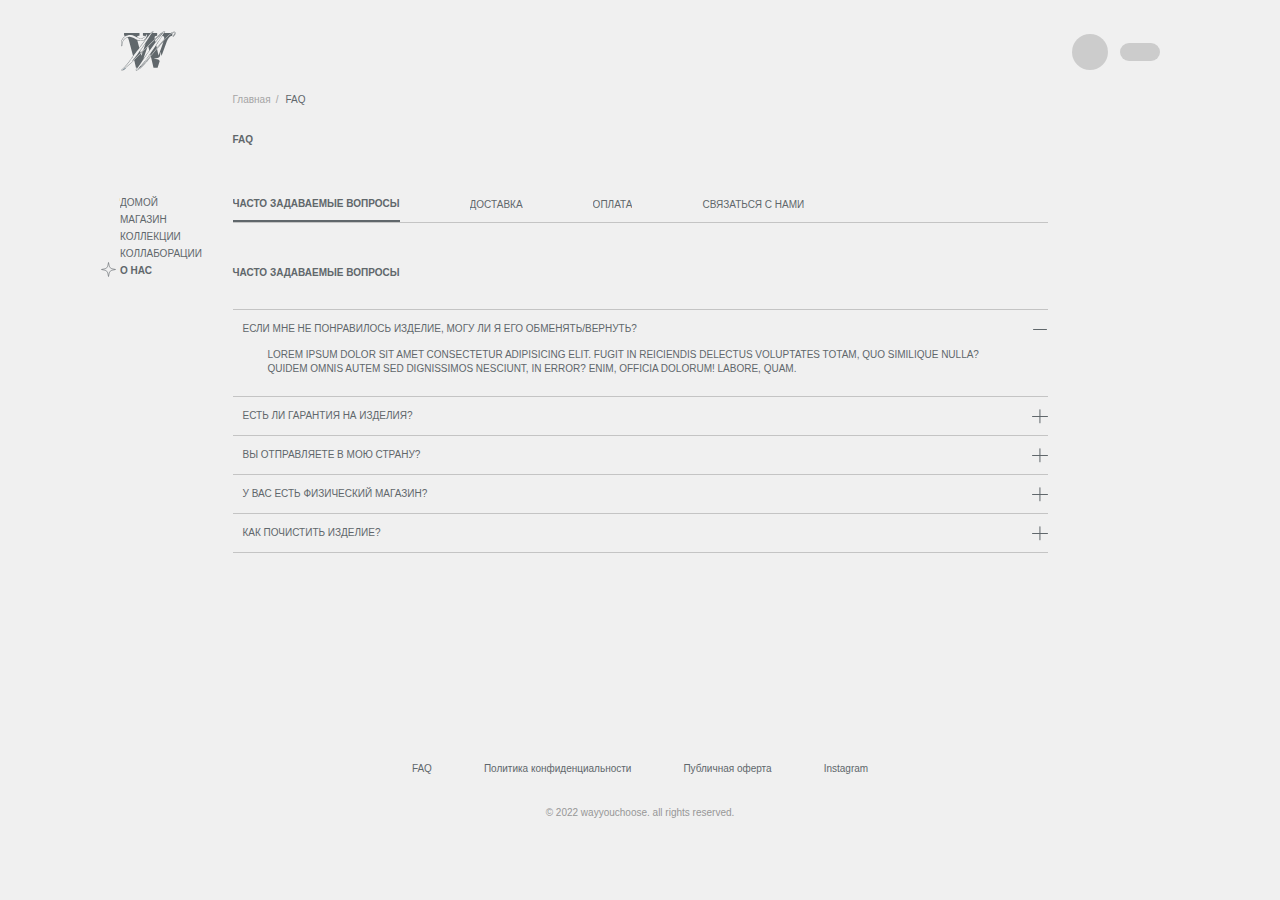
<file: faq.html>
<!DOCTYPE html>
<html lang="en">

<head>
    <meta charset="UTF-8">
    <meta http-equiv="X-UA-Compatible" content="IE=edge">
    <meta name="viewport" content="width=device-width, initial-scale=1.0">
    <title>WAY</title>
    <meta property="og:title" content="WAY" />
    <meta property="og:description"
        content="Повседневная практика показывает, что дальнейшее развитие различных форм деятельности обеспечивает широкому кругу (специалистов) участие в формировании кластеризации усилий." />
    <meta property="og:url" content="https://pavelzelencow.github.io/WAY/" />
    <meta property="og:image" content="https://pavelzelencow.github.io/WAY/assets/images/collection1.jpg" />
    <link rel="apple-touch-icon" sizes="180x180" href="./assets/icons/favicon/apple-touch-icon.png">
    <link rel="icon" type="image/png" sizes="32x32" href="./assets/icons/favicon/favicon-32x32.png">
    <link rel="icon" type="image/png" sizes="16x16" href="./assets/icons/favicon/favicon-16x16.png">
    <link rel="manifest" href="./assets/icons/favicon/site.webmanifest">
    <link rel="mask-icon" href="./assets/icons/favicon/safari-pinned-tab.svg" color="#5bbad5">
    <meta name="msapplication-TileColor" content="#da532c">
    <meta name="theme-color" content="#ffffff">
    <link rel="stylesheet" href="https://unicons.iconscout.com/release/v4.0.0/css/line.css">
    <link rel="stylesheet" href="./scss/style.css">
</head>

<body>
    <!-- Preloader -->

    <div class="preloader">
        <img class="preloader__image" role="img" src="./assets/icons/logo-previer.svg" alt="preloader image">
    </div>

    <!-- Header -->

    <header class="header">
        <div class="container">
            <div class="header__inner">
                <div class="logo__box">
                    <a href="./index.html" class="logo"><img src="./assets/icons/logo.svg" alt="logo"></a>
                </div>
                <div class="user-nav">
                    <div class="nav__search">
                        <input class="nav__input" type="text" placeholder="Найти...">
                        <a class="nav__search-icon" href="##">
                            <i class="uil uil-search"></i>
                        </a>
                    </div>
                    <div class="user-nav__items">
                        <a class="user-nav__link" href="#">
                            <i class="uil uil-heart user-nav__link-img"></i>
                            <span class="user-nav__title">избранное</span>
                        </a>
                        <a class="user-nav__link" href="#">
                            <i class="uil uil-shopping-cart-alt user-nav__link-img"></i>
                            <span class="user-nav__title">корзина</span>
                        </a>
                        <a class="user-nav__link" href="#">
                            <i class="uil uil-user user-nav__link-img"></i>
                            <span class="user-nav__title">аккаунт</span>
                        </a>
                    </div>
                </div>
                <nav class="menu">
                    <button class="menu__btn">
                        <span></span>
                    </button>
                    <ul class="menu__list">
                        <li class="menu__list-item">
                            <a class="menu__list-link" href="./index.html">Домой</a>
                        </li>
                        <li class="menu__list-item">
                            <a class="menu__list-link" href="./shop.html">Магазин</a>
                        </li>
                        <li class="menu__list-item">
                            <a class="menu__list-link" href="./collections.html">Коллекции</a>
                        </li>
                        <li class="menu__list-item">
                            <a class="menu__list-link" href="./collaboration.html">Коллаборации</a>
                        </li>
                        <li class="menu__list-item">
                            <a class="menu__list-link menu__list-link--active" href="#!">О нас</a>
                        </li>
                    </ul>
                </nav>
            </div>
        </div>
    </header>
    <main class="main">
        <div class="wrapper">
            <section class="faq filters">
                <div class="breadcrumbs">
                    <ul class="breadcrumbs__list">
                        <li class="breadcrumbs__item">
                            <a class="breadcrumbs__link" href="./index.html">
                                Главная
                            </a>
                        </li>
                        <li class="breadcrumbs__item">
                            <a class="breadcrumbs__link" href="#">
                                FAQ
                            </a>
                        </li>
                    </ul>
                </div>
                <h4 class="faq__item-title title">
                    FAQ
                </h4>
                <ul class="filters__content">
                    <button class="filters__button filter-tab-active" data-target="#questions">
                        ЧАСТО ЗАДАВАЕМЫЕ ВОПРОСЫ
                    </button>
                    <button class="filters__button" data-target="#delivery">
                        ДОСТАВКА
                    </button>
                    <button class="filters__button" data-target="#payment">
                        ОПЛАТА
                    </button>
                    <button class="filters__button" data-target="#contact">
                        СВЯЗАТЬСЯ С НАМИ
                    </button>
                </ul>
                <!-- accordion -->
                <div class="question filters__active" data-content id="questions">
                    <p class="question__title title">
                        ЧАСТО ЗАДАВАЕМЫЕ ВОПРОСЫ
                    </p>
                    <div class="question__item question__item-active">
                        <div class="question__item-trigger">
                            <div class="question__text">Если мне не понравилось изделие, могу ли я его обменять/вернуть?
                            </div>
                            <div class="question__img">
                                <span class="line1"></span>
                                <span class="line2"></span>
                            </div>
                        </div>
                        <div class="question__item-content">
                            <div class="question__text content__text">Lorem ipsum dolor sit amet consectetur adipisicing
                                elit. Fugit in reiciendis delectus voluptates totam, quo similique nulla? Quidem omnis
                                autem sed dignissimos nesciunt, in error? Enim, officia dolorum! Labore, quam.</div>
                        </div>
                    </div>

                    <div class="question__item">
                        <div class="question__item-trigger">
                            <div class="question__text">Есть ли гарантия на изделия?</div>
                            <div class="question__img">
                                <span class="line1"></span>
                                <span class="line2"></span>
                            </div>
                        </div>
                        <div class="question__item-content">
                            <div class="question__text content__text">Lorem ipsum dolor sit amet consectetur adipisicing
                                elit. Tempora aut, doloremque aspernatur, sequi eos praesentium error laudantium amet
                                natus iste vel ipsa? Maiores ab at adipisci animi aperiam ipsa eaque, fugiat expedita
                                dignissimos explicabo. Eum, tenetur eveniet maxime quibusdam corrupti repellendus
                                consequatur dolore quasi modi!</div>
                        </div>
                    </div>

                    <div class="question__item">
                        <div class="question__item-trigger">
                            <div class="question__text">ВЫ ОТПРАВЛЯЕТЕ В МОЮ СТРАНУ?</div>
                            <div class="question__img">
                                <span class="line1"></span>
                                <span class="line2"></span>
                            </div>
                        </div>
                        <div class="question__item-content">
                            <div class="question__text content__text">Lorem ipsum dolor, sit amet consectetur
                                adipisicing elit. Voluptas modi eveniet earum quas eaque placeat a, voluptatem
                                aspernatur optio natus!</div>
                        </div>
                    </div>

                    <div class="question__item">
                        <div class="question__item-trigger">
                            <div class="question__text">У ВАС ЕСТЬ ФИЗИЧЕСКИЙ МАГАЗИН?</div>
                            <div class="question__img">
                                <span class="line1"></span>
                                <span class="line2"></span>
                            </div>
                        </div>
                        <div class="question__item-content">
                            <div class="question__text content__text">Lorem ipsum dolor sit amet consectetur adipisicing
                                elit. Suscipit cupiditate ipsum delectus quos eius excepturi fugiat maiores rerum ipsa.
                            </div>
                        </div>
                    </div>

                    <div class="question__item">
                        <div class="question__item-trigger">
                            <div class="question__text">КАК ПОЧИСТИТЬ ИЗДЕЛИЕ?</div>
                            <div class="question__img">
                                <span class="line1"></span>
                                <span class="line2"></span>
                            </div>
                        </div>
                        <div class="question__item-content">
                            <div class="question__text content__text">Lorem ipsum dolor sit amet consectetur adipisicing
                                elit. Dolorem magnam praesentium cupiditate aspernatur dolorum nisi in accusamus soluta
                                atque blanditiis! Libero architecto nulla perspiciatis ipsa, ab eum fuga labore
                                recusandae necessitatibus aliquid, in sequi atque neque accusamus voluptatum dicta alias
                                possimus eos, et perferendis eligendi.</div>
                        </div>
                    </div>
                </div>
                 <div class="dilevery" data-content id="delivery">
                    <p class="delivery__title title">
                        ДОСТАВКА
                    </p>
                    <div class="delivery__textbox text">
                        <div class="delivery__text">
                            <p>Самовывоз из пункта выдачи СДЕК</p>
                            <p>Доставка по России осуществляется логистической службой СДЕК. Срок и стоимость доставки
                                рассчитывается при добавлении изделия в корзину и зависит от веса изделия и его
                                стоимости.</p>
                        </div>
                        <div class="delivery__text">
                            <p>Курьерская доставка</p>
                            <p>При оформлении заказа вы можете выбрать доставку курьером на дом. Возможность доставки,
                                срок и стоимость зависят от города получения заказа, все сведения отображаются в
                                корзине. В день доставки с Вами свяжется представитель транспортной компании и напомнит
                                о предстоящей доставке.</p>
                        </div>
                    </div>
                </div>
                <div class="payment" data-content id="payment">
                    <p class="delivery__title title">
                        ОПЛАТА
                    </p>
                    <div class="delivery__textbox text">
                        <div class="delivery__text">
                            <p>Оплата онлайн</p>
                            <p>Оплата происходит через авторизационный сервер Процессингового центра Сбербанка с
                                использованием Банковских кредитных карт следующих платежных систем: <br> – VISA
                                International <br> – MasterCard World Wide</p>
                        </div>
                    </div>
                </div> 
                <div class="contact" data-content id="contact">
                    <p class="contact__title title">
                        СВЯЗАТЬСЯ С НАМИ
                    </p>
                    <div class="contact__descr">
                        <p>Если у вас возникнут вопросы по поводу вашего заказа, продукта или чего-либо еще, напишите
                            нам, заполнив форму запроса ниже.</p>
                        <p> По вопросам оптовой торговли обращайтесь по адресу sales@sweetlimejuice.com.</p>
                        <p> Для прессы обращайтесь по адресу press@sweetlimejuice.com</p>
                    </div>
                    <form class="contact__form">
                        <label class="contact__input-label">
                            <input type="text" class="contact__input" placeholder="ПОЛНОЕ ИМЯ" required>
                            <input type="email" class="contact__input" placeholder="АДРЕС ЭЛЕКТРОННОЙ ПОЧТЫ" required>
                            <input type="number" class="contact__input" placeholder="НОМЕР ТЕЛЕФОНА" required>
                            <input type="text" class="contact__input" placeholder="ТЕМА" required>
                        </label>
                        <label class="contact__textarea-label">
                            ОСТАВЬТЕ ВАШЕ СООБЩЕНИЕ
                            <textarea class="contact__textarea"></textarea>
                        </label>
                        <label class="contact__checkbox">
                            <input type="checkbox" class="contact__checkbox-input">
                            <div class="contact__checkbox-fake">
                            </div>
                            <div class="contact__checkbox-text">
                                Я ХОЧУ ПОДПИСАТЬСЯ НА РАССЫЛКУ
                            </div>
                        </label>
                        <button class="contact__btn" type="submit">ПОДТВЕРДИТЬ</button>
                    </form>
                </div>
            </section>
        </div>
    </main>
    <footer class="footer">
        <div class="container">
            <div class="footer__inner">
                <ul class="footer__list">
                    <li class="footer__item">
                        <a class="footer__item-link" href="#!">FAQ</a>
                    </li>
                    <li class="footer__item">
                        <a class="footer__item-link" href="./privacy-policy.html">Политика конфиденциальности</a>
                    </li>
                    <li class="footer__item">
                        <a class="footer__item-link" href="./public-offer.html">Публичная оферта</a>
                    </li>
                    <li class="footer__item">
                        <a class="footer__item-link" href="https://www.instagram.com/mozi_j/">Instagram</a>
                    </li>
                </ul>
                <div class="footer__copy">
                    © 2022 WAYYOUCHOOSE. ALL RIGHTS RESERVED.
                </div>
            </div>
        </div>
    </footer>

    <script src="./js/main.js"></script>
</body>

</html>
</file>
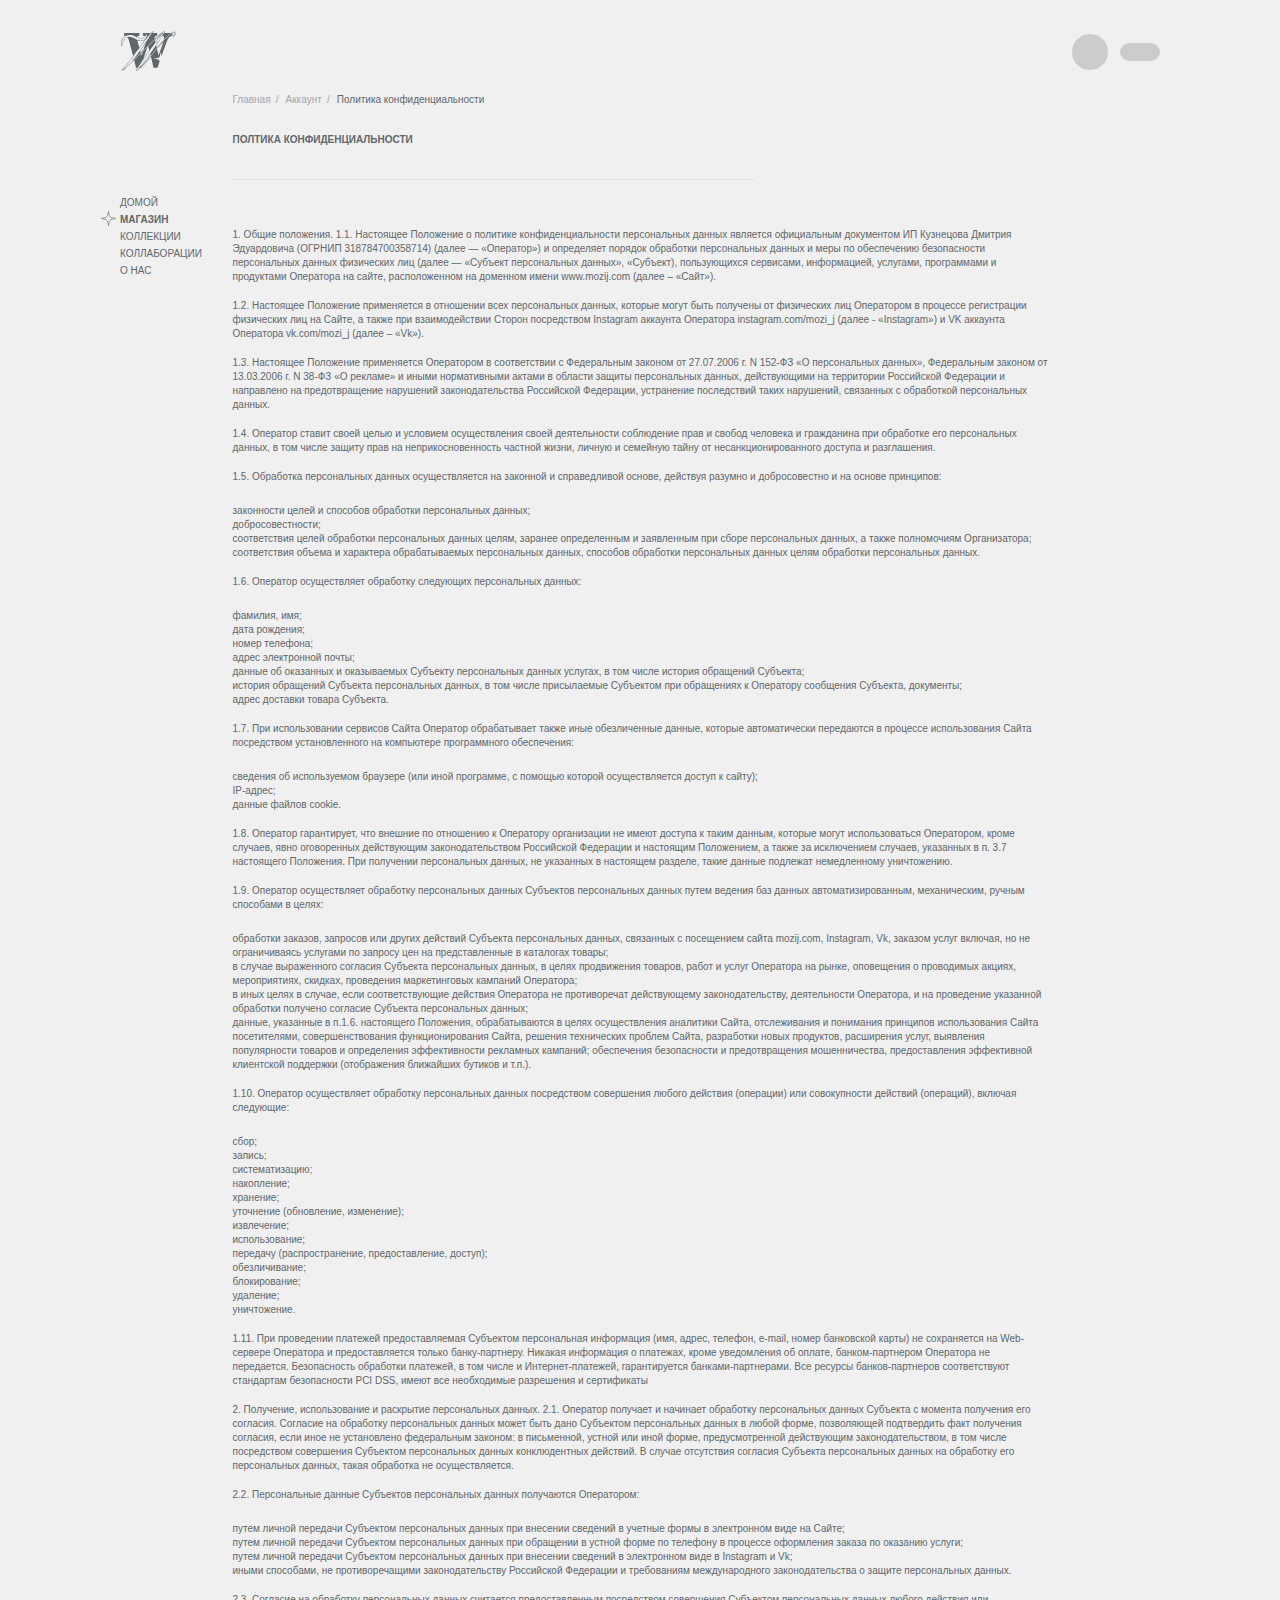
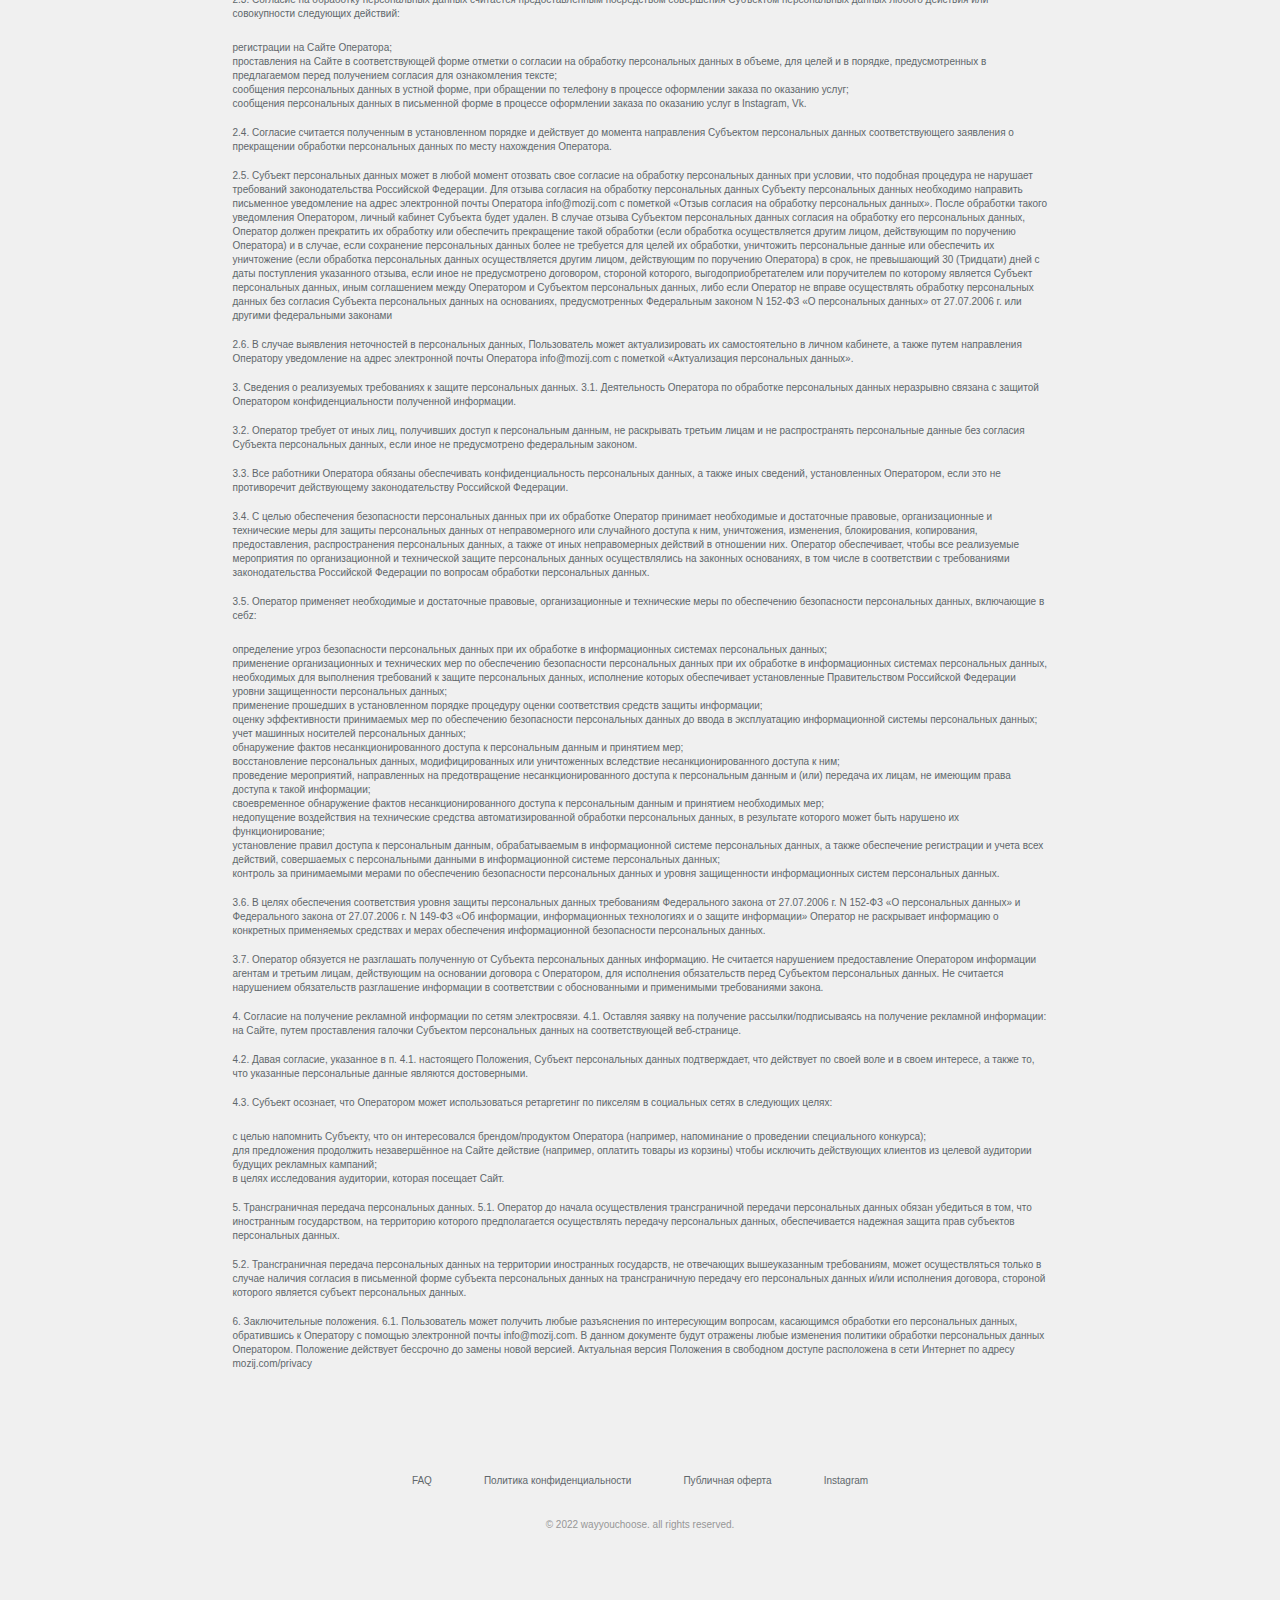
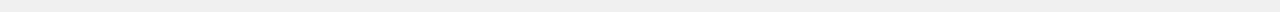
<file: privacy-policy.html>
<!DOCTYPE html>
<html lang="en">

<head>
    <meta charset="UTF-8">
    <meta http-equiv="X-UA-Compatible" content="IE=edge">
    <meta name="viewport" content="width=device-width, initial-scale=1.0">
    <title>WAY</title>
    <meta property="og:title" content="WAY" />
    <meta property="og:description"
        content="Повседневная практика показывает, что дальнейшее развитие различных форм деятельности обеспечивает широкому кругу (специалистов) участие в формировании кластеризации усилий." />
    <meta property="og:url" content="https://pavelzelencow.github.io/WAY/" />
    <meta property="og:image" content="https://pavelzelencow.github.io/WAY/assets/images/collection1.jpg" />
    <link rel="apple-touch-icon" sizes="180x180" href="./assets/icons/favicon/apple-touch-icon.png">
    <link rel="icon" type="image/png" sizes="32x32" href="./assets/icons/favicon/favicon-32x32.png">
    <link rel="icon" type="image/png" sizes="16x16" href="./assets/icons/favicon/favicon-16x16.png">
    <link rel="manifest" href="./assets/icons/favicon/site.webmanifest">
    <link rel="mask-icon" href="./assets/icons/favicon/safari-pinned-tab.svg" color="#5bbad5">
    <meta name="msapplication-TileColor" content="#da532c">
    <meta name="theme-color" content="#ffffff">
    <link rel="stylesheet" href="https://unicons.iconscout.com/release/v4.0.0/css/line.css">
    <link rel="stylesheet" href="./scss/style.css">
</head>

<body>
    <!-- Preloader -->

    <div class="preloader">
        <img class="preloader__image" role="img" src="./assets/icons/logo-previer.svg" alt="preloader image">
    </div>

    <!-- Header -->

    <header class="header">
        <div class="container">
            <div class="header__inner">
                <div class="logo__box">
                    <a href="./index.html" class="logo"><img src="./assets/icons/logo.svg" alt="logo"></a>
                </div>
                <div class="user-nav">
                    <div class="nav__search">
                        <input class="nav__input" type="text" placeholder="Найти...">
                        <a class="nav__search-icon" href="##">
                            <i class="uil uil-search"></i>
                        </a>
                    </div>
                    <div class="user-nav__items">
                        <a class="user-nav__link" href="#">
                            <i class="uil uil-heart user-nav__link-img"></i>
                            <span class="user-nav__title">избранное</span>
                        </a>
                        <a class="user-nav__link" href="#">
                            <i class="uil uil-shopping-cart-alt user-nav__link-img"></i>
                            <span class="user-nav__title">корзина</span>
                        </a>
                        <a class="user-nav__link" href="#">
                            <i class="uil uil-user user-nav__link-img"></i>
                            <span class="user-nav__title">аккаунт</span>
                        </a>
                    </div>
                </div>
                <nav class="menu">
                    <button class="menu__btn">
                        <span></span>
                    </button>
                    <ul class="menu__list">
                        <li class="menu__list-item">
                            <a class="menu__list-link" href="./index.html">Домой</a>
                        </li>
                        <li class="menu__list-item">
                            <a class="menu__list-link menu__list-link--active" href="./shop.html">Магазин</a>
                        </li>
                        <li class="menu__list-item">
                            <a class="menu__list-link" href="./collections.html">Коллекции</a>
                        </li>
                        <li class="menu__list-item">
                            <a class="menu__list-link" href="./collaboration.html">Коллаборации</a>
                        </li>
                        <li class="menu__list-item">
                            <a class="menu__list-link" href="./faq.html">О нас</a>
                        </li>
                    </ul>
                </nav>
            </div>
        </div>
    </header>
    <main class="main">
        <div class="wrapper">
            <div class="breadcrumbs">
                <ul class="breadcrumbs__list">
                    <li class="breadcrumbs__item">
                        <a class="breadcrumbs__link" href="./index.html">
                            Главная
                        </a>
                    </li>
                    <li class="breadcrumbs__item">
                        <a class="breadcrumbs__link" href="#">
                            Аккаунт
                        </a>
                    </li>
                    <li class="breadcrumbs__item">
                        <a class="breadcrumbs__link" href="#">
                            Политика конфиденциальности
                        </a>
                    </li>
                </ul>
            </div>
            <section class="policy">
                <h4 class="policy__title title">
                    ПОЛТИКА КОНФИДЕНЦИАЛЬНОСТИ
                </h4>
                <div class="policy__item">
                    <p class="policy__item-text text">
                        1. Общие положения.
                        1.1. Настоящее Положение о политике конфиденциальности персональных данных является официальным
                        документом ИП Кузнецова Дмитрия Эдуардовича (ОГРНИП 318784700358714) (далее — «Оператор») и
                        определяет порядок обработки персональных данных и меры по обеспечению безопасности персональных
                        данных физических лиц (далее — «Субъект персональных данных», «Субъект), пользующихся сервисами,
                        информацией, услугами, программами и продуктами Оператора на сайте, расположенном на доменном
                        имени
                        www.mozij.com (далее – «Сайт»).
                    </p>
                    <p class="policy__item-text text">
                        1.2. Настоящее Положение применяется в отношении всех персональных данных, которые могут быть
                        получены от физических лиц Оператором в процессе регистрации физических лиц на Сайте, а также
                        при
                        взаимодействии Сторон посредством Instagram аккаунта Оператора instagram.com/mozi_j (далее -
                        «Instagram») и VK аккаунта Оператора vk.com/mozi_j (далее – «Vk»).
                    </p>
                    <p class="policy__item-text text">
                        1.3. Настоящее Положение применяется Оператором в соответствии с Федеральным законом от
                        27.07.2006
                        г. N 152-ФЗ «О персональных данных», Федеральным законом от 13.03.2006 г. N 38-ФЗ «О рекламе» и
                        иными нормативными актами в области защиты персональных данных, действующими на территории
                        Российской Федерации и направлено на предотвращение нарушений законодательства Российской
                        Федерации,
                        устранение последствий таких нарушений, связанных с обработкой персональных данных.
                    </p>
                    <p class="policy__item-text text">
                        1.4. Оператор ставит своей целью и условием осуществления своей деятельности соблюдение прав и
                        свобод человека и гражданина при обработке его персональных данных, в том числе защиту прав на
                        неприкосновенность частной жизни, личную и семейную тайну от несанкционированного доступа и
                        разглашения.
                    </p>
                    <p class="policy__item-text text">
                        1.5. Обработка персональных данных осуществляется на законной и справедливой основе, действуя
                        разумно и добросовестно и на основе принципов:
                    <ul class="policy__item-list">
                        <li> законности целей и способов обработки персональных данных;</li>
                        <li> добросовестности;</li>
                        <li>соответствия целей обработки персональных данных целям, заранее определенным и заявленным
                            при сборе
                            персональных данных, а также полномочиям Организатора;</li>
                        <li> соответствия объема и характера обрабатываемых персональных данных, способов обработки
                            персональных
                            данных целям обработки персональных данных.</li>
                    </ul>
                    </p>
                    <p class="policy__item-text text">
                        1.6. Оператор осуществляет обработку следующих персональных данных:
                    <ul class="policy__item-list">
                        <li> фамилия, имя;</li>
                        <li>дата рождения;</li>
                        <li>номер телефона;</li>
                        <li>адрес электронной почты;</li>
                        <li>данные об оказанных и оказываемых Субъекту персональных данных услугах, в том числе история
                            обращений Субъекта;</li>
                        <li> история обращений Субъекта персональных данных, в том числе присылаемые Субъектом при
                            обращениях к
                            Оператору сообщения Субъекта, документы;</li>
                        <li> адрес доставки товара Субъекта.</li>
                    </ul>
                    </p>
                    <p class="policy__item-text text">
                        1.7. При использовании сервисов Сайта Оператор обрабатывает также иные обезличенные данные,
                        которые
                        автоматически передаются в процессе использования Сайта посредством установленного на компьютере
                        программного обеспечения:
                    <ul class="policy__item-list">
                        <li> сведения об используемом браузере (или иной программе, с помощью которой осуществляется
                            доступ к
                            сайту);</li>
                        <li>IP-адрес;</li>
                        <li>данные файлов cookie.</li>
                    </ul>
                    </p>
                    <p class="policy__item-text text">
                        1.8. Оператор гарантирует, что внешние по отношению к Оператору организации не имеют доступа к
                        таким
                        данным, которые могут использоваться Оператором, кроме случаев, явно оговоренных действующим
                        законодательством Российской Федерации и настоящим Положением, а также за исключением случаев,
                        указанных в п. 3.7 настоящего Положения. При получении персональных данных, не указанных в
                        настоящем
                        разделе, такие данные подлежат немедленному уничтожению.
                    </p>
                    <p class="policy__item-text text">
                        1.9. Оператор осуществляет обработку персональных данных Субъектов персональных данных путем
                        ведения
                        баз данных автоматизированным, механическим, ручным способами в целях:
                    <ul class="policy__item-list">
                        <li> обработки заказов, запросов или других действий Субъекта персональных данных, связанных с
                            посещением
                            сайта mozij.com, Instagram, Vk, заказом услуг включая, но не ограничиваясь услугами по
                            запросу цен
                            на представленные в каталогах товары;</li>
                        <li> в случае выраженного согласия Субъекта персональных данных, в целях продвижения товаров,
                            работ и
                            услуг Оператора на рынке, оповещения о проводимых акциях, мероприятиях, скидках, проведения
                            маркетинговых кампаний Оператора;</li>
                        <li> в иных целях в случае, если соответствующие действия Оператора не противоречат действующему
                            законодательству, деятельности Оператора, и на проведение указанной обработки получено
                            согласие
                            Субъекта персональных данных;</li>
                        <li> данные, указанные в п.1.6. настоящего Положения, обрабатываются в целях осуществления
                            аналитики
                            Сайта, отслеживания и понимания принципов использования Сайта посетителями,
                            совершенствования
                            функционирования Сайта, решения технических проблем Сайта, разработки новых продуктов,
                            расширения
                            услуг, выявления популярности товаров и определения эффективности рекламных кампаний;
                            обеспечения
                            безопасности и предотвращения мошенничества, предоставления эффективной клиентской поддержки
                            (отображения ближайших бутиков и т.п.).</li>
                    </ul>
                    </p>
                    <p class="policy__item-text text">
                        1.10. Оператор осуществляет обработку персональных данных посредством совершения любого действия
                        (операции) или совокупности действий (операций), включая следующие:
                    <ul class="policy__item-list">
                        <li>сбор;</li>
                        <li> запись;</li>
                        <li> систематизацию;</li>
                        <li>накопление;</li>
                        <li>хранение;</li>
                        <li>уточнение (обновление, изменение);</li>
                        <li>извлечение;</li>
                        <li>использование;</li>
                        <li>передачу (распространение, предоставление, доступ);</li>
                        <li>обезличивание;</li>
                        <li>блокирование;</li>
                        <li>удаление;</li>
                        <li>уничтожение.</li>
                    </ul>
                    </p>
                    <p class="policy__item-text text">
                        1.11. При проведении платежей предоставляемая Субъектом персональная информация (имя, адрес,
                        телефон, e-mail, номер банковской карты) не сохраняется на Web-сервере Оператора и
                        предоставляется
                        только банку-партнеру. Никакая информация о платежах, кроме уведомления об оплате,
                        банком-партнером
                        Оператора не передается. Безопасность обработки платежей, в том числе и Интернет-платежей,
                        гарантируется банками-партнерами. Все ресурсы банков-партнеров соответствуют стандартам
                        безопасности
                        PCI DSS, имеют все необходимые разрешения и сертификаты
                    </p>
                    <p class="policy__item-text text">
                        2. Получение, использование и раскрытие персональных данных.
                        2.1. Оператор получает и начинает обработку персональных данных Субъекта с момента получения его
                        согласия.

                        Согласие на обработку персональных данных может быть дано Субъектом персональных данных в любой
                        форме, позволяющей подтвердить факт получения согласия, если иное не установлено федеральным
                        законом: в письменной, устной или иной форме, предусмотренной действующим законодательством, в
                        том
                        числе посредством совершения Субъектом персональных данных конклюдентных действий. В случае
                        отсутствия согласия Субъекта персональных данных на обработку его персональных данных, такая
                        обработка не осуществляется.
                    </p>
                    <p class="policy__item-text text">
                        2.2. Персональные данные Субъектов персональных данных получаются Оператором:
                    <ul class="policy__item-list">
                        <li>путем личной передачи Субъектом персональных данных при внесении сведений в учетные формы в
                            электронном виде на Сайте;</li>
                        <li>путем личной передачи Субъектом персональных данных при обращении в устной форме по телефону
                            в
                            процессе оформления заказа по оказанию услуги;</li>
                        <li>путем личной передачи Субъектом персональных данных при внесении сведений в электронном виде
                            в
                            Instagram и Vk;</li>
                        <li>иными способами, не противоречащими законодательству Российской Федерации и требованиям
                            международного законодательства о защите персональных данных.</li>
                    </ul>
                    </p>
                    <p class="policy__item-text text">
                        2.3. Согласие на обработку персональных данных считается предоставленным посредством совершения
                        Субъектом персональных данных любого действия или совокупности следующих действий:
                    <ul class="policy__item-list">
                        <li>регистрации на Сайте Оператора;</li>
                        <li>проставления на Сайте в соответствующей форме отметки о согласии на обработку персональных
                            данных в
                            объеме, для целей и в порядке, предусмотренных в предлагаемом перед получением согласия для
                            ознакомления тексте;</li>
                        <li>сообщения персональных данных в устной форме, при обращении по телефону в процессе
                            оформлении заказа
                            по оказанию услуг;</li>
                        <li>сообщения персональных данных в письменной форме в процессе оформлении заказа по оказанию
                            услуг в
                            Instagram, Vk.</li>
                    </ul>
                    </p>
                    <p class="policy__item-text text">
                        2.4. Согласие считается полученным в установленном порядке и действует до момента направления
                        Субъектом персональных данных соответствующего заявления о прекращении обработки персональных
                        данных
                        по месту нахождения Оператора.
                    </p>
                    <p class="policy__item-text text">
                        2.5. Субъект персональных данных может в любой момент отозвать свое согласие на обработку
                        персональных данных при условии, что подобная процедура не нарушает требований законодательства
                        Российской Федерации. Для отзыва согласия на обработку персональных данных Субъекту персональных
                        данных необходимо направить письменное уведомление на адрес электронной почты Оператора
                        info@mozij.com с пометкой «Отзыв согласия на обработку персональных данных». После обработки
                        такого
                        уведомления Оператором, личный кабинет Субъекта будет удален.

                        В случае отзыва Субъектом персональных данных согласия на обработку его персональных данных,
                        Оператор должен прекратить их обработку или обеспечить прекращение такой обработки (если
                        обработка
                        осуществляется другим лицом, действующим по поручению Оператора) и в случае, если сохранение
                        персональных данных более не требуется для целей их обработки, уничтожить персональные данные
                        или
                        обеспечить их уничтожение (если обработка персональных данных осуществляется другим лицом,
                        действующим по поручению Оператора) в срок, не превышающий 30 (Тридцати) дней с даты поступления
                        указанного отзыва, если иное не предусмотрено договором, стороной которого, выгодоприобретателем
                        или
                        поручителем по которому является Субъект персональных данных, иным соглашением между Оператором
                        и
                        Субъектом персональных данных, либо если Оператор не вправе осуществлять обработку персональных
                        данных без согласия Субъекта персональных данных на основаниях, предусмотренных Федеральным
                        законом
                        N 152-ФЗ «О персональных данных» от 27.07.2006 г. или другими федеральными законами
                    </p>
                    <p class="policy__item-text text">
                        2.6. В случае выявления неточностей в персональных данных, Пользователь может актуализировать их
                        самостоятельно в личном кабинете, а также путем направления Оператору уведомление на адрес
                        электронной почты Оператора info@mozij.com с пометкой «Актуализация персональных данных».
                    </p>
                    <p class="policy__item-text text">
                        3. Сведения о реализуемых требованиях к защите персональных данных.
                        3.1. Деятельность Оператора по обработке персональных данных неразрывно связана с защитой
                        Оператором
                        конфиденциальности полученной информации.
                    </p>
                    <p class="policy__item-text text">
                        3.2. Оператор требует от иных лиц, получивших доступ к персональным данным, не раскрывать
                        третьим
                        лицам и не распространять персональные данные без согласия Субъекта персональных данных, если
                        иное
                        не предусмотрено федеральным законом.
                    </p>
                    <p class="policy__item-text text">
                        3.3. Все работники Оператора обязаны обеспечивать конфиденциальность персональных данных, а
                        также
                        иных сведений, установленных Оператором, если это не противоречит действующему законодательству
                        Российской Федерации.
                    </p>
                    <p class="policy__item-text text">
                        3.4. С целью обеспечения безопасности персональных данных при их обработке Оператор принимает
                        необходимые и достаточные правовые, организационные и технические меры для защиты персональных
                        данных от неправомерного или случайного доступа к ним, уничтожения, изменения, блокирования,
                        копирования, предоставления, распространения персональных данных, а также от иных неправомерных
                        действий в отношении них. Оператор обеспечивает, чтобы все реализуемые мероприятия по
                        организационной и технической защите персональных данных осуществлялись на законных основаниях,
                        в
                        том числе в соответствии с требованиями законодательства Российской Федерации по вопросам
                        обработки
                        персональных данных.
                    </p>
                    <p class="policy__item-text text">
                        3.5. Оператор применяет необходимые и достаточные правовые, организационные и технические меры
                        по
                        обеспечению безопасности персональных данных, включающие в себz:
                    <ul class="policy__item-list">
                        <li>определение угроз безопасности персональных данных при их обработке в информационных системах
                    персональных данных;</li>
                        <li> применение организационных и технических мер по обеспечению безопасности персональных данных при их
                    обработке в информационных системах персональных данных, необходимых для выполнения требований к
                    защите персональных данных, исполнение которых обеспечивает установленные Правительством Российской
                    Федерации уровни защищенности персональных данных;</li>
                        <li> применение прошедших в установленном порядке процедуру оценки соответствия средств защиты
                    информации;</li>
                        <li>оценку эффективности принимаемых мер по обеспечению безопасности персональных данных до ввода в
                    эксплуатацию информационной системы персональных данных;</li>
                        <li> учет машинных носителей персональных данных;</li>
                        <li> обнаружение фактов несанкционированного доступа к персональным данным и принятием мер;</li>
                        <li> восстановление персональных данных, модифицированных или уничтоженных вследствие
                    несанкционированного доступа к ним;</li>
                        <li>проведение мероприятий, направленных на предотвращение несанкционированного доступа к персональным
                    данным и (или) передача их лицам, не имеющим права доступа к такой информации;</li>
                        <li>своевременное обнаружение фактов несанкционированного доступа к персональным данным и принятием
                    необходимых мер;</li>
                        <li>  недопущение воздействия на технические средства автоматизированной обработки персональных данных, в
                    результате которого может быть нарушено их функционирование;</li>
                        <li>установление правил доступа к персональным данным, обрабатываемым в информационной системе
                    персональных данных, а также обеспечение регистрации и учета всех действий, совершаемых с
                    персональными данными в информационной системе персональных данных;</li>
                        <li>контроль за принимаемыми мерами по обеспечению безопасности персональных данных и уровня
                    защищенности информационных систем персональных данных.</li>
                    </ul>
                    </p>
                    <p class="policy__item-text text">
                        3.6. В целях обеспечения соответствия уровня защиты персональных данных требованиям Федерального
                        закона от 27.07.2006 г. N 152-ФЗ «О персональных данных» и Федерального закона от 27.07.2006 г.
                        N
                        149-ФЗ «Об информации, информационных технологиях и о защите информации» Оператор не раскрывает
                        информацию о конкретных применяемых средствах и мерах обеспечения информационной безопасности
                        персональных данных.
                    </p>
                    <p class="policy__item-text text">
                        3.7. Оператор обязуется не разглашать полученную от Субъекта персональных данных информацию. Не
                        считается нарушением предоставление Оператором информации агентам и третьим лицам, действующим
                        на
                        основании договора с Оператором, для исполнения обязательств перед Субъектом персональных
                        данных. Не
                        считается нарушением обязательств разглашение информации в соответствии с обоснованными и
                        применимыми требованиями закона.
                    </p>
                    <p class="policy__item-text text">
                        4. Согласие на получение рекламной информации по сетям электросвязи.
                        4.1. Оставляя заявку на получение рассылки/подписываясь на получение рекламной информации:

                        на Сайте, путем проставления галочки Субъектом персональных данных на соответствующей
                        веб-странице.
                    </p>
                    <p class="policy__item-text text">
                        4.2. Давая согласие, указанное в п. 4.1. настоящего Положения, Субъект персональных данных
                        подтверждает, что действует по своей воле и в своем интересе, а также то, что указанные
                        персональные
                        данные являются достоверными.
                    </p>
                    <p class="policy__item-text text">
                        4.3. Субъект осознает, что Оператором может использоваться ретаргетинг по пикселям в социальных
                        сетяx в следующих целях:
                    <ul class="policy__item-list">
                        <li>с целью напомнить Субъекту, что он интересовался брендом/продуктом Оператора (например, напоминание
                    о проведении специального конкурса);</li>
                        <li> для предложения продолжить незавершённое на Сайте действие (например, оплатить товары из корзины)
                    чтобы исключить действующих клиентов из целевой аудитории будущих рекламных кампаний;</li>
                        <li> в целях исследования аудитории, которая посещает Сайт.</li>
                    </ul>
                    </p>
                    <p class="policy__item-text text">
                        5. Трансграничная передача персональных данных.
                        5.1. Оператор до начала осуществления трансграничной передачи персональных данных обязан
                        убедиться в
                        том, что иностранным государством, на территорию которого предполагается осуществлять передачу
                        персональных данных, обеспечивается надежная защита прав субъектов персональных данных.
                    </p>
                    <p class="policy__item-text text">
                        5.2. Трансграничная передача персональных данных на территории иностранных государств, не
                        отвечающих
                        вышеуказанным требованиям, может осуществляться только в случае наличия согласия в письменной
                        форме
                        субъекта персональных данных на трансграничную передачу его персональных данных и/или исполнения
                        договора, стороной которого является субъект персональных данных.
                    </p>
                    <p class="policy__item-text text">
                        6. Заключительные положения.
                        6.1. Пользователь может получить любые разъяснения по интересующим вопросам, касающимся
                        обработки
                        его персональных данных, обратившись к Оператору с помощью электронной почты info@mozij.com. В
                        данном документе будут отражены любые изменения политики обработки персональных данных
                        Оператором.
                        Положение действует бессрочно до замены новой версией. Актуальная версия Положения в свободном
                        доступе расположена в сети Интернет по адресу mozij.com/privacy
                    </p>
                </div>
                </p>
            </section>
        </div>
    </main>
    <footer class="footer">
        <div class="container">
            <div class="footer__inner">
                <ul class="footer__list">
                    <li class="footer__item">
                        <a class="footer__item-link" href="./faq.html">FAQ</a>
                    </li>
                    <li class="footer__item">
                        <a class="footer__item-link" href="#!">Политика конфиденциальности</a>
                    </li>
                    <li class="footer__item">
                        <a class="footer__item-link" href="./privacy-policy.html">Публичная оферта</a>
                    </li>
                    <li class="footer__item">
                        <a class="footer__item-link" href="https://www.instagram.com/mozi_j/">Instagram</a>
                    </li>
                </ul>
                <div class="footer__copy">
                    © 2022 WAYYOUCHOOSE. ALL RIGHTS RESERVED.
                </div>
            </div>
        </div>
    </footer>

    <script src="./js/main.js"></script>
</body>

</html>
</file>
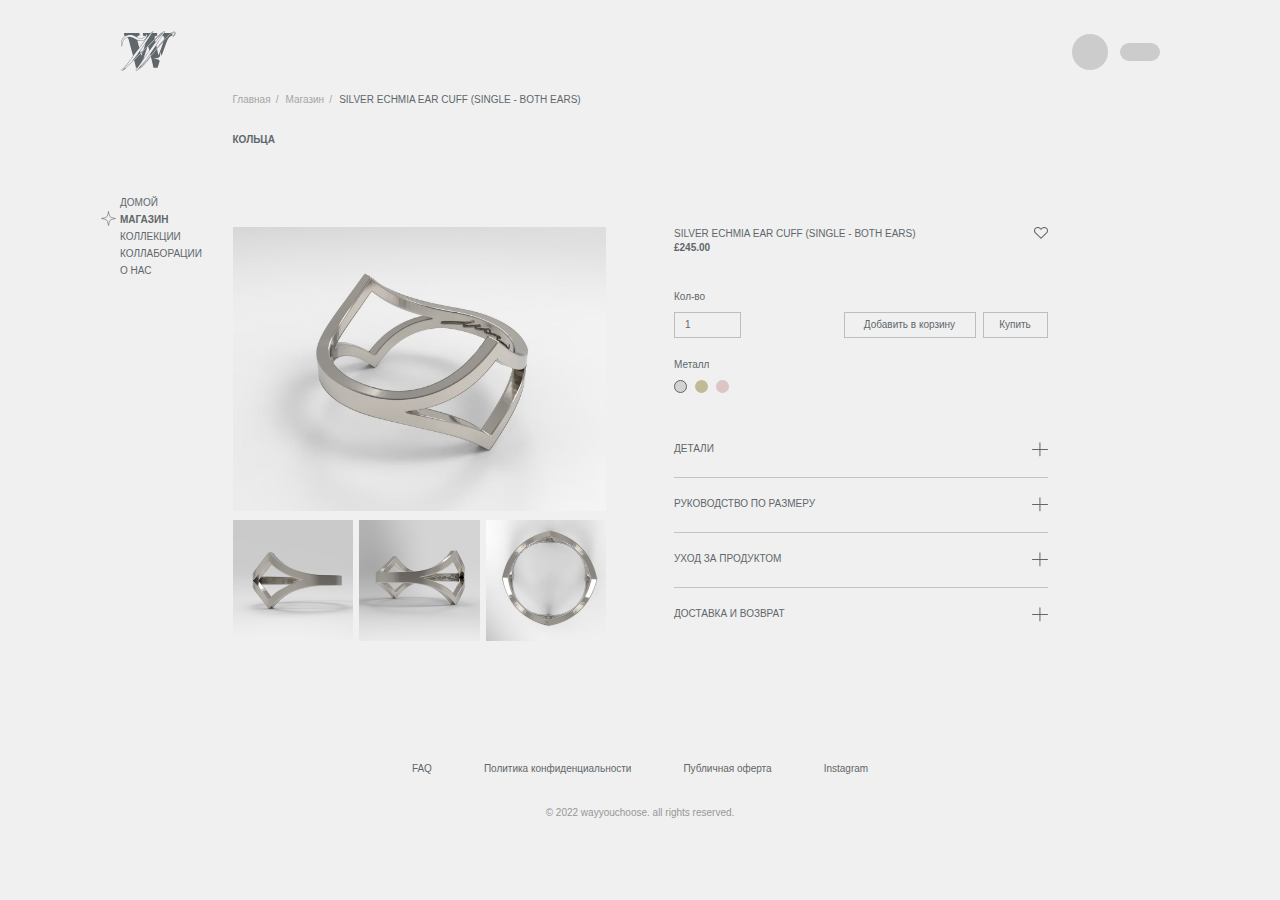
<file: product-page.html>
<!DOCTYPE html>
<html lang="en">

<head>
    <meta charset="UTF-8">
    <meta http-equiv="X-UA-Compatible" content="IE=edge">
    <meta name="viewport" content="width=device-width, initial-scale=1.0">
    <title>WAY</title>
    <meta property="og:title" content="WAY" />
    <meta property="og:description"
        content="Повседневная практика показывает, что дальнейшее развитие различных форм деятельности обеспечивает широкому кругу (специалистов) участие в формировании кластеризации усилий." />
    <meta property="og:url" content="https://pavelzelencow.github.io/WAY/" />
    <meta property="og:image" content="https://pavelzelencow.github.io/WAY/assets/images/collection1.jpg" />
    <link rel="apple-touch-icon" sizes="180x180" href="./assets/icons/favicon/apple-touch-icon.png">
    <link rel="icon" type="image/png" sizes="32x32" href="./assets/icons/favicon/favicon-32x32.png">
    <link rel="icon" type="image/png" sizes="16x16" href="./assets/icons/favicon/favicon-16x16.png">
    <link rel="manifest" href="./assets/icons/favicon/site.webmanifest">
    <link rel="mask-icon" href="./assets/icons/favicon/safari-pinned-tab.svg" color="#5bbad5">
    <meta name="msapplication-TileColor" content="#da532c">
    <meta name="theme-color" content="#ffffff">
    <link rel="stylesheet" href="https://unicons.iconscout.com/release/v4.0.0/css/line.css">
    <link rel="stylesheet" href="./scss/style.css">
</head>

<body>
    <!-- Preloader -->

    <div class="preloader">
        <img class="preloader__image" role="img" src="./assets/icons/logo-previer.svg" alt="preloader image">
    </div>

    <!-- Header -->

    <header class="header">
        <div class="container">
            <div class="header__inner">
                <div class="logo__box">
                    <a href="./index.html" class="logo"><img src="./assets/icons/logo.svg" alt="logo"></a>
                </div>
                <div class="user-nav">
                    <div class="nav__search">
                        <input class="nav__input" type="text" placeholder="Найти...">
                        <a class="nav__search-icon" href="##">
                            <i class="uil uil-search"></i>
                        </a>
                    </div>
                    <div class="user-nav__items">
                        <a class="user-nav__link" href="#">
                            <i class="uil uil-heart user-nav__link-img"></i>
                            <span class="user-nav__title">избранное</span>
                        </a>
                        <a class="user-nav__link" href="#">
                            <i class="uil uil-shopping-cart-alt user-nav__link-img"></i>
                            <span class="user-nav__title">корзина</span>
                        </a>
                        <a class="user-nav__link" href="#">
                            <i class="uil uil-user user-nav__link-img"></i>
                            <span class="user-nav__title">аккаунт</span>
                        </a>
                    </div>
                </div>
                <nav class="menu">
                    <button class="menu__btn">
                        <span></span>
                    </button>
                    <ul class="menu__list">
                        <li class="menu__list-item">
                            <a class="menu__list-link" href="./index.html">Домой</a>
                        </li>
                        <li class="menu__list-item">
                            <a class="menu__list-link menu__list-link--active" href="./shop.html">Магазин</a>
                        </li>
                        <li class="menu__list-item">
                            <a class="menu__list-link" href="./collections.html">Коллекции</a>
                        </li>
                        <li class="menu__list-item">
                            <a class="menu__list-link" href="./collaboration.html">Коллаборации</a>
                        </li>
                        <li class="menu__list-item">
                            <a class="menu__list-link" href="./faq.html">О нас</a>
                        </li>
                    </ul>
                </nav>
            </div>
        </div>
    </header>
    <main class="main">
        <div class="wrapper">
            <div class="breadcrumbs">
                <ul class="breadcrumbs__list">
                    <li class="breadcrumbs__item">
                        <a class="breadcrumbs__link" href="./index.html">
                            Главная
                        </a>
                    </li>
                    <li class="breadcrumbs__item">
                        <a class="breadcrumbs__link" href="./shop.html">
                            Магазин
                        </a>
                    </li>
                    <li class="breadcrumbs__item">
                        <a class="breadcrumbs__link" href="#">
                            SILVER ECHMIA EAR CUFF (SINGLE - BOTH EARS)
                        </a>
                    </li>
                </ul>
            </div>
            <section class="product">
                <h4 class="product__item-title title">
                    кольца
                </h4>
                <div class="product__inner">
                    <div class="product__gallery">
                        <div class="product__imgbox">
                            <img src="./assets/images/SILVER-ECHMIA-AR-UFFSINGLE-BOTH-EARS/ba011811e5c25eea4a6c8869572ddf32.jpg"
                                alt="product img" class="product__img product__img-first">
                        </div>
                        <div class="product__imgbox">
                            <img src="./assets/images/SILVER-ECHMIA-AR-UFFSINGLE-BOTH-EARS/285a3404c8a2e55fdfb4f65ca9fd7e11.jpg"
                                alt="product img" class="product__img">
                        </div>
                        <div class="product__imgbox">
                            <img src="./assets/images/SILVER-ECHMIA-AR-UFFSINGLE-BOTH-EARS/e6a792476885a0c0652bbe5ff0a12132.jpg"
                                alt="product img" class="product__img">
                        </div>
                        <div class="product__imgbox">
                            <img src="./assets/images/SILVER-ECHMIA-AR-UFFSINGLE-BOTH-EARS/52e5b2dcc5e6922cb8930bc3a3aca7e9.jpg"
                                alt="product img" class="product__img">
                        </div>
                    </div>
                    <div class="product__info">
                        <div class="product__descr">
                            <h5 class="product__name">
                                SILVER ECHMIA EAR CUFF (SINGLE - BOTH EARS)
                            </h5>
                            <div class="product__selected-btn"></div>
                        </div>
                        <div class="product__price">
                            £245.00
                        </div>
                        <div class="product__quantity">
                            <div class="product__fieldsetbox">
                                <fieldset class="product__fieldset">
                                    <legend>Кол-во</legend>
                                    <input class="product__input-number" type="number" min="1" max="100" value="1">
                                </fieldset>
                                <fieldset class="product__color">
                                    <legend>Металл</legend>
                                    <label class="product__label">
                                        <input type="radio" class="product__color-input" name="radio" checked>
                                        <div class="product__fake-input"></div>
                                    </label>
                                    <label class="product__label">
                                        <input type="radio" class="product__color-input" name="radio">
                                        <div class="product__fake-input green"></div>
                                    </label>
                                    <label class="product__label">
                                        <input type="radio" class="product__color-input" name="radio">
                                        <div class="product__fake-input pink"></div>
                                    </label>
                                </fieldset>
                            </div>
                            <div class="product__buttons">
                                <a class="product__btn product__add">Добавить в корзину</a>
                                <a class="product__btn product__buy">Купить</a>
                            </div>
                        </div>

                        <div class="question">
                            <div class="question__item">
                                <div class="question__item-trigger product__trigger">
                                    <div class="question__text product__question-text">Детали
                                    </div>
                                    <div class="question__img">
                                        <span class="line1"></span>
                                        <span class="line2"></span>
                                    </div>
                                </div>
                                <div class="question__item-content">
                                    <div class="question__text content__text">Lorem ipsum dolor sit amet consectetur
                                        adipisicing
                                        elit. Fugit in reiciendis delectus voluptates totam, quo similique nulla? Quidem
                                        omnis
                                        autem sed dignissimos nesciunt, in error? Enim, officia dolorum! Labore, quam.
                                    </div>
                                </div>
                            </div>

                            <div class="question__item">
                                <div class="question__item-trigger product__trigger">
                                    <div class="question__text product__question-text">Руководство по размеру</div>
                                    <div class="question__img">
                                        <span class="line1"></span>
                                        <span class="line2"></span>
                                    </div>
                                </div>
                                <div class="question__item-content">
                                    <div class="question__text content__text">Lorem ipsum dolor sit amet consectetur
                                        adipisicing
                                        elit. Tempora aut, doloremque aspernatur, sequi eos praesentium error laudantium
                                        amet
                                        natus iste vel ipsa? Maiores ab at adipisci animi aperiam ipsa eaque, fugiat
                                        expedita
                                        dignissimos explicabo. Eum, tenetur eveniet maxime quibusdam corrupti
                                        repellendus
                                        consequatur dolore quasi modi!</div>
                                </div>
                            </div>

                            <div class="question__item">
                                <div class="question__item-trigger product__trigger">
                                    <div class="question__text product__question-text">Уход за продуктом</div>
                                    <div class="question__img">
                                        <span class="line1"></span>
                                        <span class="line2"></span>
                                    </div>
                                </div>
                                <div class="question__item-content">
                                    <div class="question__text content__text">Lorem ipsum dolor, sit amet consectetur
                                        adipisicing elit. Voluptas modi eveniet earum quas eaque placeat a, voluptatem
                                        aspernatur optio natus!</div>
                                </div>
                            </div>

                            <div class="question__item">
                                <div class="question__item-trigger product__trigger">
                                    <div class="question__text product__question-text">Доставка и возврат</div>
                                    <div class="question__img">
                                        <span class="line1"></span>
                                        <span class="line2"></span>
                                    </div>
                                </div>
                                <div class="question__item-content">
                                    <div class="question__text content__text">Lorem ipsum dolor sit amet consectetur
                                        adipisicing
                                        elit. Suscipit cupiditate ipsum delectus quos eius excepturi fugiat maiores
                                        rerum ipsa.
                                    </div>
                                </div>
                            </div>
                        </div>
                    </div>
                </div>
            </section>
        </div>
    </main>
    <footer class="footer">
        <div class="container">
            <div class="footer__inner">
                <ul class="footer__list">
                    <li class="footer__item">
                        <a class="footer__item-link" href="./faq.html">FAQ</a>
                    </li>
                    <li class="footer__item">
                        <a class="footer__item-link" href="./privacy-policy.html">Политика конфиденциальности</a>
                    </li>
                    <li class="footer__item">
                        <a class="footer__item-link" href="./public-offer.html">Публичная оферта</a>
                    </li>
                    <li class="footer__item">
                        <a class="footer__item-link" href="https://www.instagram.com/mozi_j/">Instagram</a>
                    </li>
                </ul>
                <div class="footer__copy">
                    © 2022 WAYYOUCHOOSE. ALL RIGHTS RESERVED.
                </div>
            </div>
        </div>
    </footer>

    <script src="./js/main.js"></script>
</body>

</html>
</file>
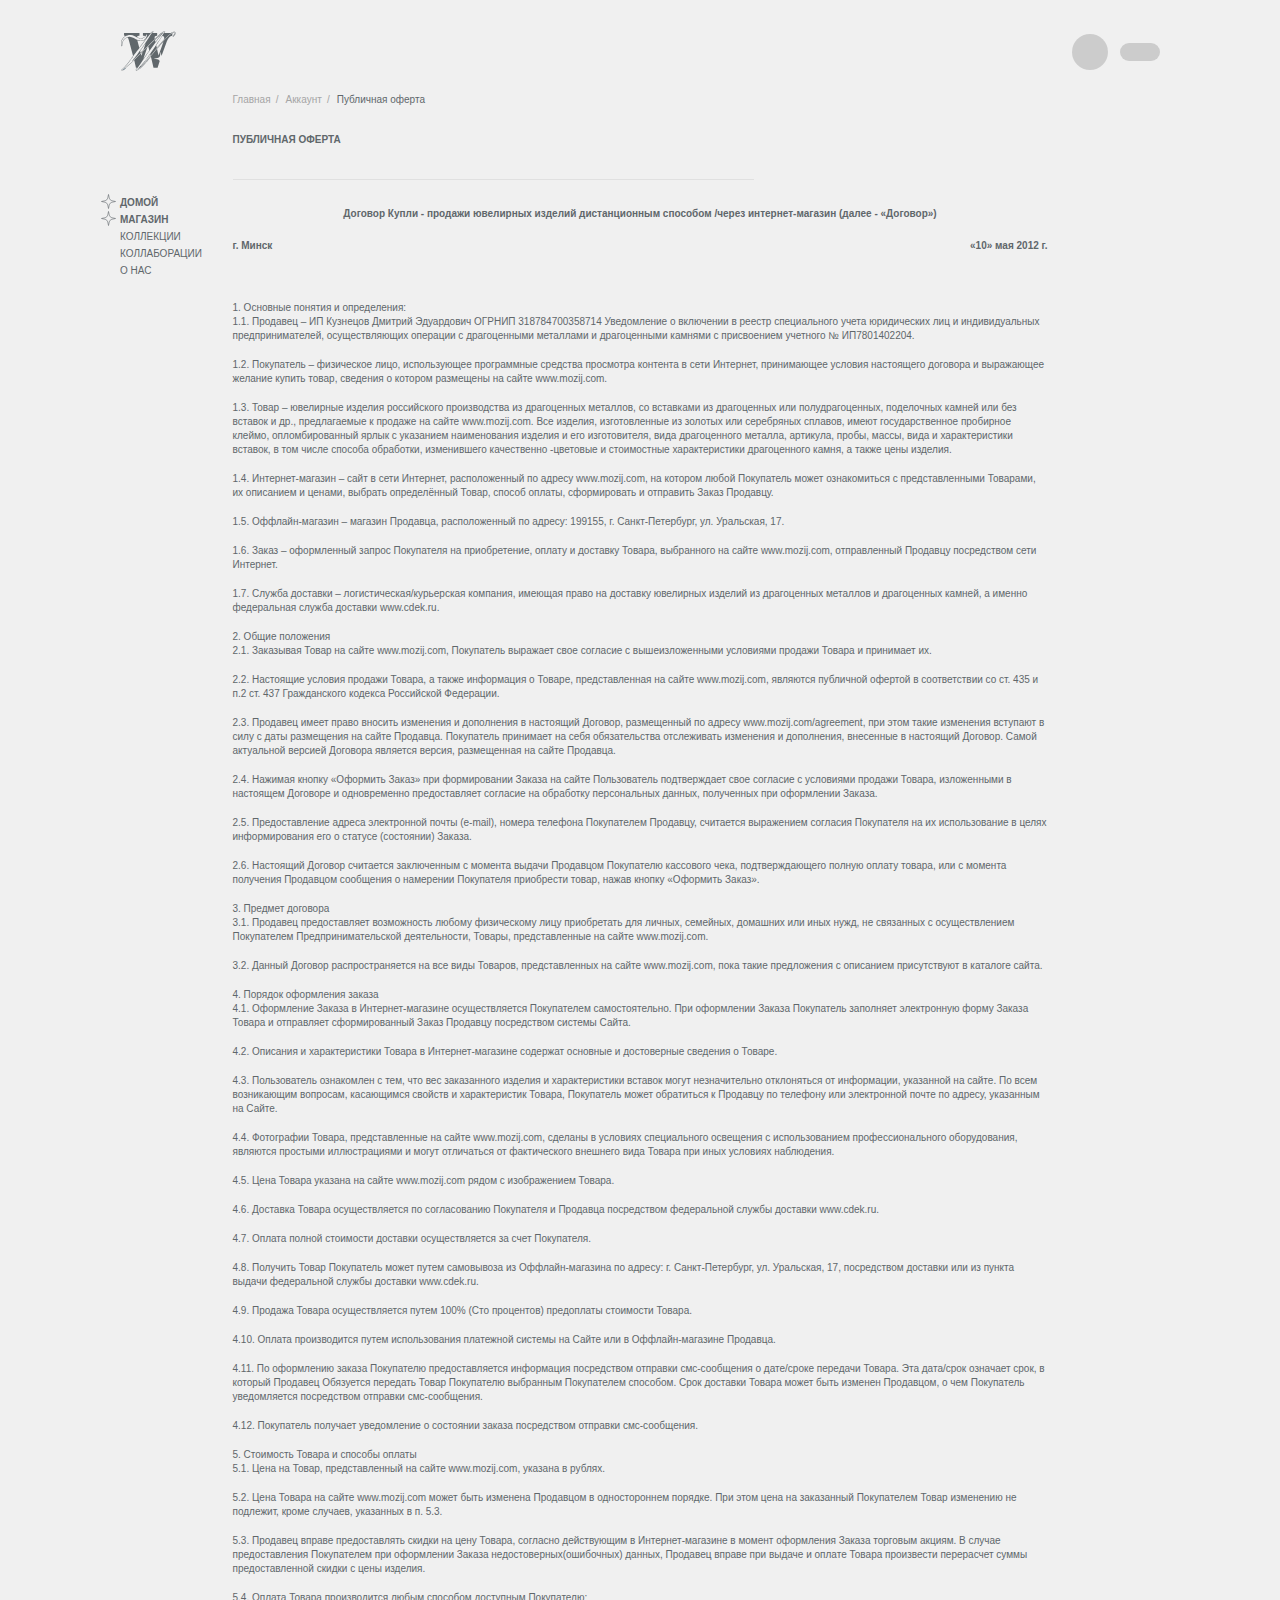
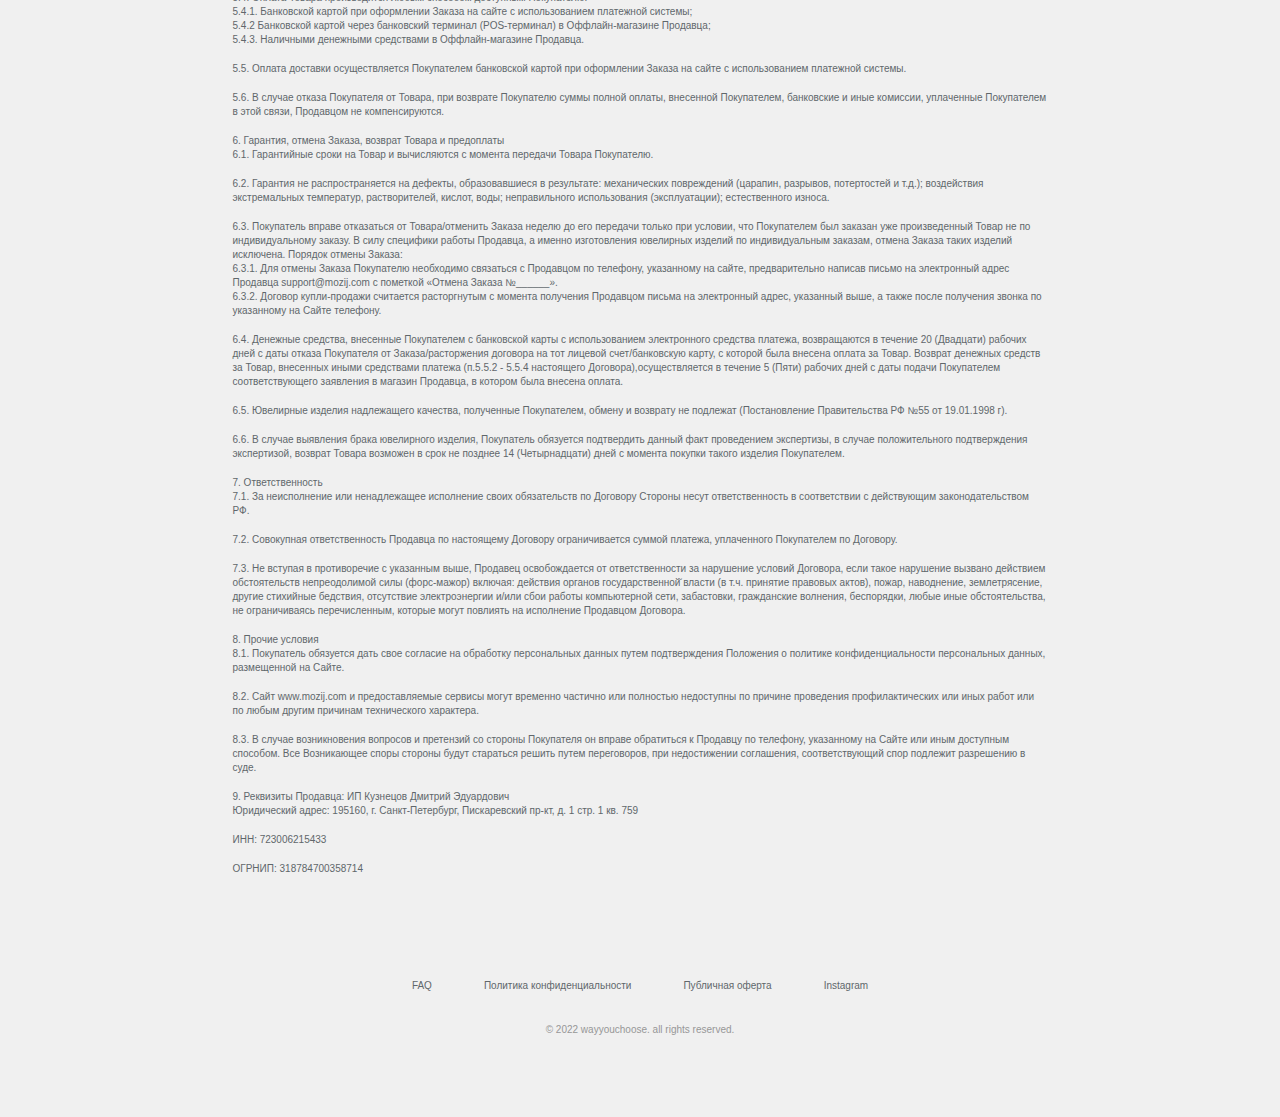
<file: public-offer.html>
<!DOCTYPE html>
<html lang="en">

<head>
    <meta charset="UTF-8">
    <meta http-equiv="X-UA-Compatible" content="IE=edge">
    <meta name="viewport" content="width=device-width, initial-scale=1.0">
    <title>WAY</title>
    <meta property="og:title" content="WAY" />
    <meta property="og:description"
        content="Повседневная практика показывает, что дальнейшее развитие различных форм деятельности обеспечивает широкому кругу (специалистов) участие в формировании кластеризации усилий." />
    <meta property="og:url" content="https://pavelzelencow.github.io/WAY/" />
    <meta property="og:image" content="https://pavelzelencow.github.io/WAY/assets/images/collection1.jpg" />
    <link rel="apple-touch-icon" sizes="180x180" href="./assets/icons/favicon/apple-touch-icon.png">
    <link rel="icon" type="image/png" sizes="32x32" href="./assets/icons/favicon/favicon-32x32.png">
    <link rel="icon" type="image/png" sizes="16x16" href="./assets/icons/favicon/favicon-16x16.png">
    <link rel="manifest" href="./assets/icons/favicon/site.webmanifest">
    <link rel="mask-icon" href="./assets/icons/favicon/safari-pinned-tab.svg" color="#5bbad5">
    <meta name="msapplication-TileColor" content="#da532c">
    <meta name="theme-color" content="#ffffff">
    <link rel="stylesheet" href="https://unicons.iconscout.com/release/v4.0.0/css/line.css">
    <link rel="stylesheet" href="./scss/style.css">
</head>

<body>
    <!-- Preloader -->

    <div class="preloader">
        <img class="preloader__image" role="img" src="./assets/icons/logo-previer.svg" alt="preloader image">
    </div>

    <!-- Header -->

    <header class="header">
        <div class="container">
            <div class="header__inner">
                <div class="logo__box">
                    <a href="./index.html" class="logo"><img src="./assets/icons/logo.svg" alt="logo"></a>
                </div>
                <div class="user-nav">
                    <div class="nav__search">
                        <input class="nav__input" type="text" placeholder="Найти...">
                        <a class="nav__search-icon" href="##">
                            <i class="uil uil-search"></i>
                        </a>
                    </div>
                    <div class="user-nav__items">
                        <a class="user-nav__link" href="#">
                            <i class="uil uil-heart user-nav__link-img"></i>
                            <span class="user-nav__title">избранное</span>
                        </a>
                        <a class="user-nav__link" href="#">
                            <i class="uil uil-shopping-cart-alt user-nav__link-img"></i>
                            <span class="user-nav__title">корзина</span>
                        </a>
                        <a class="user-nav__link" href="#">
                            <i class="uil uil-user user-nav__link-img"></i>
                            <span class="user-nav__title">аккаунт</span>
                        </a>
                    </div>
                </div>
                <nav class="menu">
                    <button class="menu__btn">
                        <span></span>
                    </button>
                    <ul class="menu__list">
                        <li class="menu__list-item">
                            <a class="menu__list-link menu__list-link--active" href="./index.html">Домой</a>
                        </li>
                        <li class="menu__list-item">
                            <a class="menu__list-link menu__list-link--active" href="./shop.html">Магазин</a>
                        </li>
                        <li class="menu__list-item">
                            <a class="menu__list-link" href="./collections.html">Коллекции</a>
                        </li>
                        <li class="menu__list-item">
                            <a class="menu__list-link" href="./collaboration.html">Коллаборации</a>
                        </li>
                        <li class="menu__list-item">
                            <a class="menu__list-link" href="./faq.html">О нас</a>
                        </li>
                    </ul>
                </nav>
            </div>
        </div>
    </header>
    <main class="main">
        <div class="wrapper">
            <div class="breadcrumbs">
                <ul class="breadcrumbs__list">
                    <li class="breadcrumbs__item">
                        <a class="breadcrumbs__link" href="./index.html">
                            Главная
                        </a>
                    </li>
                    <li class="breadcrumbs__item">
                        <a class="breadcrumbs__link" href="#">
                            Аккаунт
                        </a>
                    </li>
                    <li class="breadcrumbs__item">
                        <a class="breadcrumbs__link" href="#">
                            Публичная оферта
                        </a>
                    </li>
                </ul>
            </div>
            <section class="policy">
                <h4 class="policy__title title">
                    ПУБЛИЧНАЯ ОФЕРТА
                </h4>
                <div class="policy__subtitle">
                    Договор Купли - продажи ювелирных изделий дистанционным способом /через интернет-магазин (далее -
                    «Договор»)
                    <div class="policy__data">
                        <p>г. Минск</p>
                        <p>«10» мая 2012 г.</p>
                    </div>
                </div>
                <div class="policy__item">
                    <p class="policy__item-text text">
                        1. Основные понятия и определения:
                    <p class="text">1.1. Продавец – ИП Кузнецов Дмитрий Эдуардович ОГРНИП
                        318784700358714 Уведомление о включении в реестр специального учета юридических лиц и
                        индивидуальных предпринимателей, осуществляющих операции с драгоценными металлами и драгоценными
                        камнями с присвоением учетного № ИП7801402204.</p>
                    </p>
                    <p class="policy__item-text text">
                        1.2. Покупатель – физическое лицо, использующее программные средства просмотра контента в сети
                        Интернет, принимающее условия настоящего договора и выражающее желание купить товар, сведения о
                        котором размещены на сайте www.mozij.com.
                    </p>
                    <p class="policy__item-text text">
                        1.3. Товар – ювелирные изделия российского производства из драгоценных металлов, со вставками из
                        драгоценных или полудрагоценных, поделочных камней или без вставок и др., предлагаемые к продаже
                        на сайте www.mozij.com. Все изделия, изготовленные из золотых или серебряных сплавов, имеют
                        государственное пробирное клеймо, опломбированный ярлык с указанием наименования изделия и его
                        изготовителя, вида драгоценного металла, артикула, пробы, массы, вида и характеристики вставок,
                        в том числе способа обработки, изменившего качественно -цветовые и стоимостные характеристики
                        драгоценного камня, а также цены изделия.
                    </p>
                    <p class="policy__item-text text">
                        1.4. Интернет-магазин – сайт в сети Интернет, расположенный по адресу www.mozij.com, на котором
                        любой Покупатель может ознакомиться с представленными Товарами, их описанием и ценами, выбрать
                        определённый Товар, способ оплаты, сформировать и отправить Заказ Продавцу.
                    </p>
                    <p class="policy__item-text text">
                        1.5. Оффлайн-магазин – магазин Продавца, расположенный по адресу: 199155, г. Санкт-Петербург,
                        ул. Уральская, 17.
                    </p>
                    <p class="policy__item-text text">
                        1.6. Заказ – оформленный запрос Покупателя на приобретение, оплату и доставку Товара, выбранного
                        на сайте www.mozij.com, отправленный Продавцу посредством сети Интернет.
                    </p>
                    <p class="policy__item-text text">
                        1.7. Служба доставки – логистическая/курьерская компания, имеющая право на доставку ювелирных
                        изделий из драгоценных металлов и драгоценных камней, а именно федеральная служба доставки
                        www.cdek.ru.
                    </p>
                    <p class="policy__item-text text">
                        2. Общие положения
                    <p class="text">2.1. Заказывая Товар на сайте www.mozij.com, Покупатель выражает свое
                        согласие с вышеизложенными условиями продажи Товара и принимает их.</p>
                    </p>
                    <p class="policy__item-text text">
                        2.2. Настоящие условия продажи Товара, а также информация о Товаре, представленная на сайте
                        www.mozij.com, являются публичной офертой в соответствии со ст. 435 и п.2 ст. 437 Гражданского
                        кодекса Российской Федерации.
                    </p>
                    <p class="policy__item-text text">
                        2.3. Продавец имеет право вносить изменения и дополнения в настоящий Договор, размещенный по
                        адресу www.mozij.com/agreement, при этом такие изменения вступают в силу с даты размещения на
                        сайте Продавца. Покупатель принимает на себя обязательства отслеживать изменения и дополнения,
                        внесенные в настоящий Договор. Самой актуальной версией Договора является версия, размещенная на
                        сайте Продавца.
                    </p>
                    <p class="policy__item-text text">
                        2.4. Нажимая кнопку «Оформить Заказ» при формировании Заказа на сайте Пользователь подтверждает
                        свое согласие с условиями продажи Товара, изложенными в настоящем Договоре и одновременно
                        предоставляет согласие на обработку персональных данных, полученных при оформлении Заказа.
                    </p>
                    <p class="policy__item-text text">
                        2.5. Предоставление адреса электронной почты (e-mail), номера телефона Покупателем Продавцу,
                        считается выражением согласия Покупателя на их использование в целях информирования его о
                        статусе (состоянии) Заказа.
                    </p>
                    <p class="policy__item-text text">
                        2.6. Настоящий Договор считается заключенным с момента выдачи Продавцом Покупателю кассового
                        чека, подтверждающего полную оплату товара, или с момента получения Продавцом сообщения о
                        намерении Покупателя приобрести товар, нажав кнопку «Оформить Заказ».
                    </p>
                    <p class="policy__item-text text">
                        3. Предмет договора
                    <p class="text">3.1. Продавец предоставляет возможность любому физическому лицу приобретать
                        для личных, семейных, домашних или иных нужд, не связанных с осуществлением Покупателем
                        Предпринимательской деятельности, Товары, представленные на сайте www.mozij.com.</p>
                    </p>
                    <p class="policy__item-text text">
                        3.2. Данный Договор распространяется на все виды Товаров, представленных на сайте www.mozij.com,
                        пока такие предложения с описанием присутствуют в каталоге сайта.
                    </p>
                    <p class="policy__item-text text">
                        4. Порядок оформления заказа
                    <p class="text">4.1. Оформление Заказа в Интернет-магазине осуществляется
                        Покупателем самостоятельно. При оформлении Заказа Покупатель заполняет электронную форму
                        Заказа
                        Товара и отправляет сформированный Заказ Продавцу посредством системы Сайта.
                    </p>
                    </p>
                    <p class="policy__item-text text">
                        4.2. Описания и характеристики Товара в Интернет-магазине содержат основные и достоверные
                        сведения о Товаре.
                    </p>
                    <p class="policy__item-text text">
                        4.3. Пользователь ознакомлен с тем, что вес заказанного изделия и характеристики вставок могут
                        незначительно отклоняться от информации, указанной на сайте. По всем возникающим вопросам,
                        касающимся свойств и характеристик Товара, Покупатель может обратиться к Продавцу по телефону
                        или электронной почте по адресу, указанным на Сайте.
                    </p>
                    <p class="policy__item-text text">
                        4.4. Фотографии Товара, представленные на сайте www.mozij.com, сделаны в условиях специального
                        освещения с использованием профессионального оборудования, являются простыми иллюстрациями и
                        могут отличаться от фактического внешнего вида Товара при иных условиях наблюдения.
                    </p>
                    <p class="policy__item-text text">
                        4.5. Цена
                        Товара указана на сайте www.mozij.com рядом с изображением Товара.
                    </p>
                    <p class="policy__item-text text">
                        4.6. Доставка Товара
                        осуществляется по согласованию Покупателя и Продавца посредством федеральной службы доставки
                        www.cdek.ru.
                    </p>
                    <p class="policy__item-text text">
                        4.7. Оплата полной стоимости доставки осуществляется за счет Покупателя.
                    </p>
                    <p class="policy__item-text text">
                        4.8. Получить Товар Покупатель может путем самовывоза из Оффлайн-магазина по адресу: г.
                        Санкт-Петербург, ул. Уральская, 17, посредством доставки или из пункта выдачи федеральной службы
                        доставки www.cdek.ru.
                    </p>
                    <p class="policy__item-text text">
                        4.9. Продажа Товара осуществляется путем 100% (Сто процентов) предоплаты
                        стоимости Товара.
                    </p>
                    <p class="policy__item-text text">
                        4.10. Оплата производится путем использования платежной системы на Сайте или в
                        Оффлайн-магазине Продавца.
                    </p>
                    <p class="policy__item-text text">
                        4.11. По оформлению заказа Покупателю предоставляется информация
                        посредством отправки смс-сообщения о дате/сроке передачи Товара. Эта дата/срок означает срок, в
                        который Продавец Обязуется передать Товар Покупателю выбранным Покупателем способом. Срок
                        доставки Товара может быть изменен Продавцом, о чем Покупатель уведомляется посредством отправки
                        смс-сообщения.
                    </p>
                    <p class="policy__item-text text">
                        4.12. Покупатель получает уведомление о состоянии заказа посредством отправки
                        смс-сообщения.
                    </p>
                    <p class="policy__item-text text">
                        5. Стоимость Товара и способы оплаты
                    <p class="text">5.1. Цена на Товар, представленный на сайте www.mozij.com,
                        указана в рублях.</p>
                    </p>
                    <p class="policy__item-text text">
                        5.2. Цена Товара на сайте www.mozij.com может быть изменена Продавцом в
                        одностороннем порядке. При этом цена на заказанный Покупателем Товар изменению не подлежит,
                        кроме случаев, указанных в п. 5.3.
                    </p>
                    <p class="policy__item-text text">
                        5.3. Продавец вправе предоставлять скидки на цену Товара,
                        согласно действующим в Интернет-магазине в момент оформления Заказа торговым акциям. В случае
                        предоставления Покупателем при оформлении Заказа недостоверных(ошибочных) данных, Продавец
                        вправе при выдаче и оплате Товара произвести перерасчет суммы предоставленной скидки с цены
                        изделия.
                    </p>
                    <p class="policy__item-text text">
                        5.4. Оплата Товара производится любым способом доступным Покупателю:
                    <p class="text"> 5.4.1. Банковской
                        картой при оформлении Заказа на сайте с использованием платежной системы; </p>
                    <p class="text">5.4.2 Банковской
                        картой через банковский терминал (POS-терминал) в Оффлайн-магазине Продавца;</p>
                    <p class="text">5.4.3. Наличными
                        денежными средствами в Оффлайн-магазине Продавца.</p>
                    </p>
                    <p class="policy__item-text text">
                        5.5. Оплата доставки осуществляется
                        Покупателем банковской картой при оформлении Заказа на сайте с использованием платежной системы.
                    </p>
                    <p class="policy__item-text text">
                        5.6. В случае отказа Покупателя от Товара, при возврате Покупателю суммы полной оплаты,
                        внесенной Покупателем, банковские и иные комиссии, уплаченные Покупателем в этой связи,
                        Продавцом не компенсируются.
                    </p>
                    <p class="policy__item-text text">
                        6. Гарантия, отмена Заказа, возврат Товара и предоплаты
                    <p class="text">6.1. Гарантийные сроки на Товар и
                        вычисляются с момента передачи Товара Покупателю.</p>
                    </p>
                    <p class="policy__item-text text">
                        6.2. Гарантия не распространяется на дефекты,
                        образовавшиеся в результате: механических повреждений (царапин, разрывов, потертостей и т.д.);
                        воздействия экстремальных температур, растворителей, кислот, воды; неправильного использования
                        (эксплуатации); естественного износа.
                    </p>
                    <p class="policy__item-text text">
                        6.3. Покупатель вправе отказаться от Товара/отменить Заказа
                        неделю до его передачи только при условии, что Покупателем был заказан уже произведенный Товар
                        не по
                        индивидуальному заказу. В силу специфики работы Продавца, а именно изготовления ювелирных
                        изделий по
                        индивидуальным заказам, отмена Заказа таких изделий исключена. Порядок отмены Заказа:
                    <p class="text">6.3.1. Для
                        отмены Заказа Покупателю необходимо связаться с Продавцом по телефону, указанному на сайте,
                        предварительно написав письмо на электронный адрес Продавца support@mozij.com с пометкой «Отмена
                        Заказа №______».</p>
                    <p class="text"> 6.3.2. Договор купли-продажи считается расторгнутым с момента получения Продавцом
                        письма на электронный адрес, указанный выше, а также после получения звонка по указанному на
                        Сайте
                        телефону.</p>
                    </p>
                    <p class="policy__item-text text">
                        6.4. Денежные средства, внесенные Покупателем с банковской карты с использованием
                        электронного средства платежа, возвращаются в течение 20 (Двадцати) рабочих дней с даты отказа
                        Покупателя от Заказа/расторжения договора на тот лицевой счет/банковскую карту, с которой была
                        внесена оплата за Товар. Возврат денежных средств за Товар, внесенных иными средствами платежа
                        (п.5.5.2 - 5.5.4 настоящего Договора),осуществляется в течение 5 (Пяти) рабочих дней с даты
                        подачи
                        Покупателем соответствующего заявления в магазин Продавца, в котором была внесена оплата.
                    </p>
                    <p class="policy__item-text text">
                        6.5.
                        Ювелирные изделия надлежащего качества, полученные Покупателем, обмену и возврату не подлежат
                        (Постановление Правительства РФ №55 от 19.01.1998 г).
                    </p>
                    <p class="policy__item-text text">
                        6.6. В случае выявления брака ювелирного
                        изделия, Покупатель обязуется подтвердить данный факт проведением экспертизы, в случае
                        положительного подтверждения экспертизой, возврат Товара возможен в срок не позднее 14
                        (Четырнадцати) дней с момента покупки такого изделия Покупателем.
                    </p>
                    <p class="policy__item-text text">
                        7. Ответственность
                    <p class="text">7.1. За
                        неисполнение или ненадлежащее исполнение своих обязательств по Договору Стороны несут
                        ответственность в соответствии с действующим законодательством РФ.</p>
                    </p>
                    <p class="policy__item-text text">
                        7.2. Совокупная ответственность
                        Продавца по настоящему Договору ограничивается суммой платежа, уплаченного Покупателем по
                        Договору.
                    </p>
                    <p class="policy__item-text text">
                        7.3. Не вступая в противоречие с указанным выше, Продавец освобождается от ответственности за
                        нарушение условий Договора, если такое нарушение вызвано действием обстоятельств непреодолимой
                        силы (форс-мажор) включая: действия органов государственной̆ власти (в т.ч. принятие правовых
                        актов), пожар, наводнение, землетрясение, другие стихийные бедствия, отсутствие электроэнергии
                        и/или сбои работы компьютерной сети, забастовки, гражданские волнения, беспорядки, любые иные
                        обстоятельства, не ограничиваясь перечисленным, которые могут повлиять на исполнение Продавцом
                        Договора.
                    </p>
                    <p class="policy__item-text text">
                        8. Прочие условия
                    <p class="text">8.1. Покупатель обязуется дать свое согласие на обработку персональных
                        данных путем подтверждения Положения о политике конфиденциальности персональных данных,
                        размещенной
                        на Сайте.</p>
                    </p>
                    <p class="policy__item-text text">
                        8.2. Сайт www.mozij.com и предоставляемые сервисы могут временно частично или полностью
                        недоступны по причине проведения профилактических или иных работ или по любым другим причинам
                        технического характера.
                    </p>
                    <p class="policy__item-text text">
                        8.3. В случае возникновения вопросов и претензий со стороны Покупателя он
                        вправе обратиться к Продавцу по телефону, указанному на Сайте или иным доступным способом. Все
                        Возникающее споры стороны будут стараться решить путем переговоров, при недостижении соглашения,
                        соответствующий спор подлежит разрешению в суде.
                    </p>
                    <p class="policy__item-text text">
                        9. Реквизиты Продавца: ИП Кузнецов Дмитрий Эдуардович
                    <p class="text">Юридический адрес: 195160, г. Санкт-Петербург, Пискаревский пр-кт, д. 1 стр. 1 кв.
                        759</p>
                    </p>
                    <p class="policy__item-text text">
                        ИНН: 723006215433
                    </p>
                    <p class="policy__item-text text">
                        ОГРНИП: 318784700358714
                    </p>
                </div>
                </p>
            </section>
        </div>
    </main>
    <footer class="footer">
        <div class="container">
            <div class="footer__inner">
                <ul class="footer__list">
                    <li class="footer__item">
                        <a class="footer__item-link" href="./faq.html">FAQ</a>
                    </li>
                    <li class="footer__item">
                        <a class="footer__item-link" href="./privacy-policy.html">Политика конфиденциальности</a>
                    </li>
                    <li class="footer__item">
                        <a class="footer__item-link" href="#!">Публичная оферта</a>
                    </li>
                    <li class="footer__item">
                        <a class="footer__item-link" href="https://www.instagram.com/mozi_j/">Instagram</a>
                    </li>
                </ul>
                <div class="footer__copy">
                    © 2022 WAYYOUCHOOSE. ALL RIGHTS RESERVED.
                </div>
            </div>
        </div>
    </footer>

    <script src="./js/main.js"></script>
</body>

</html>
</file>
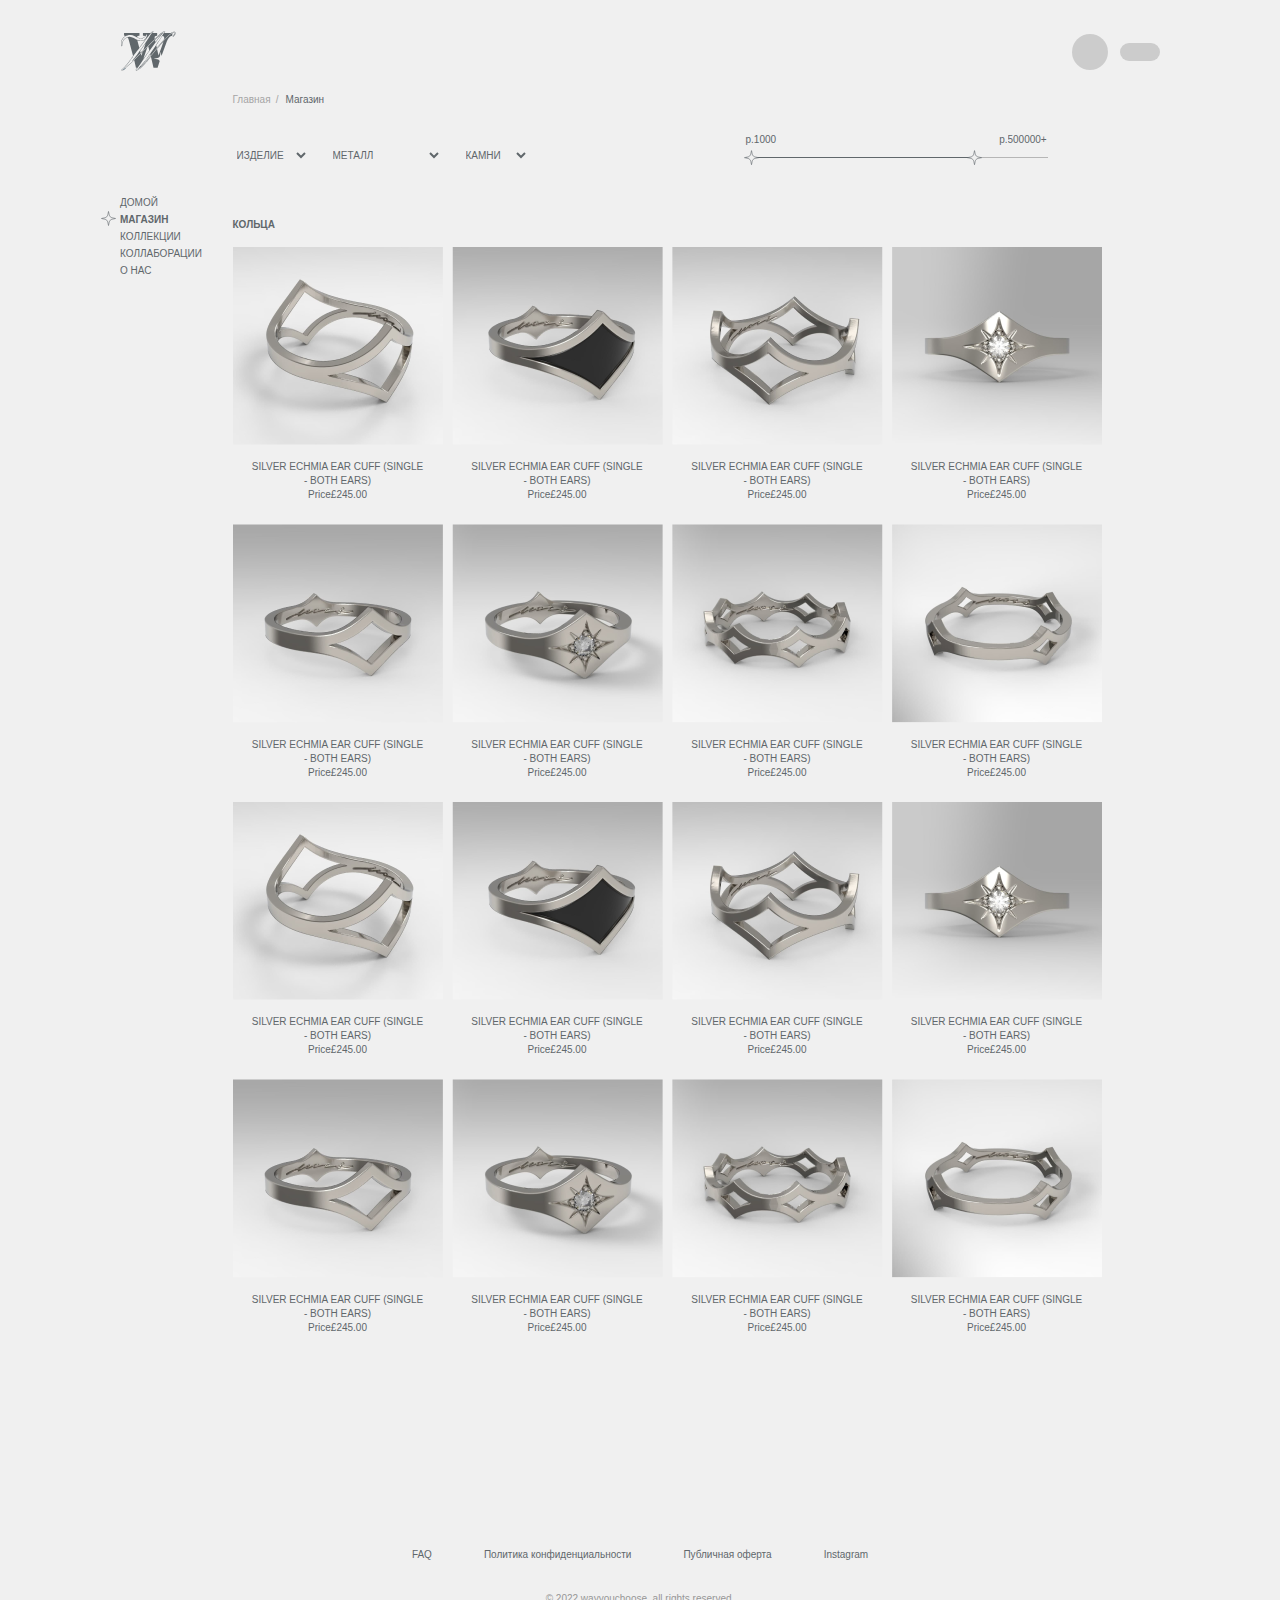
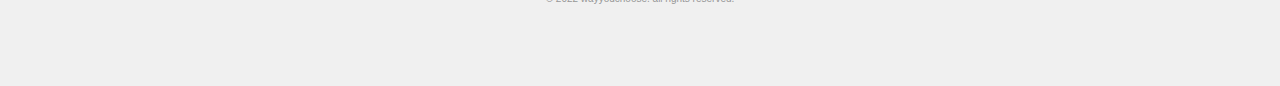
<file: shop.html>
<!DOCTYPE html>
<html lang="en">

<head>
    <meta charset="UTF-8">
    <meta http-equiv="X-UA-Compatible" content="IE=edge">
    <meta name="viewport" content="width=device-width, initial-scale=1.0">
    <title>WAY</title>
    <meta property="og:title" content="WAY" />
    <meta property="og:description"
        content="Повседневная практика показывает, что дальнейшее развитие различных форм деятельности обеспечивает широкому кругу (специалистов) участие в формировании кластеризации усилий." />
    <meta property="og:url" content="https://pavelzelencow.github.io/WAY/" />
    <meta property="og:image" content="https://pavelzelencow.github.io/WAY/assets/images/collection1.jpg" />
    <link rel="apple-touch-icon" sizes="180x180" href="./assets/icons/favicon/apple-touch-icon.png">
    <link rel="icon" type="image/png" sizes="32x32" href="./assets/icons/favicon/favicon-32x32.png">
    <link rel="icon" type="image/png" sizes="16x16" href="./assets/icons/favicon/favicon-16x16.png">
    <link rel="manifest" href="./assets/icons/favicon/site.webmanifest">
    <link rel="mask-icon" href="./assets/icons/favicon/safari-pinned-tab.svg" color="#5bbad5">
    <meta name="msapplication-TileColor" content="#da532c">
    <meta name="theme-color" content="#ffffff">
    <link rel="stylesheet" href="https://unicons.iconscout.com/release/v4.0.0/css/line.css">
    <link rel="stylesheet" href="./scss/style.css">
</head>

<body>
    <!-- Preloader -->

    <div class="preloader">
        <img class="preloader__image" role="img" src="./assets/icons/logo-previer.svg" alt="preloader image">
    </div>

    <!-- Header -->

    <header class="header">
        <div class="container">
            <div class="header__inner">
                <div class="logo__box">
                    <a href="./index.html" class="logo"><img src="./assets/icons/logo.svg" alt="logo"></a>
                </div>
                <div class="user-nav">
                    <div class="nav__search">
                        <input class="nav__input" type="text" placeholder="Найти...">
                        <a class="nav__search-icon" href="##">
                            <i class="uil uil-search"></i>
                        </a>
                    </div>
                    <div class="user-nav__items">
                        <a class="user-nav__link" href="#">
                            <i class="uil uil-heart user-nav__link-img"></i>
                            <span class="user-nav__title">избранное</span>
                        </a>
                        <a class="user-nav__link" href="#">
                            <i class="uil uil-shopping-cart-alt user-nav__link-img"></i>
                            <span class="user-nav__title">корзина</span>
                        </a>
                        <a class="user-nav__link" href="#">
                            <i class="uil uil-user user-nav__link-img"></i>
                            <span class="user-nav__title">аккаунт</span>
                        </a>
                    </div>
                </div>
                <nav class="menu">
                    <button class="menu__btn">
                        <span></span>
                    </button>
                    <ul class="menu__list">
                        <li class="menu__list-item">
                            <a class="menu__list-link" href="./index.html">Домой</a>
                        </li>
                        <li class="menu__list-item">
                            <a class="menu__list-link menu__list-link--active" href="#!">Магазин</a>
                        </li>
                        <li class="menu__list-item">
                            <a class="menu__list-link" href="./collections.html">Коллекции</a>
                        </li>
                        <li class="menu__list-item">
                            <a class="menu__list-link" href="./collaboration.html">Коллаборации</a>
                        </li>
                        <li class="menu__list-item">
                            <a class="menu__list-link" href="./faq.html">О нас</a>
                        </li>
                    </ul>
                </nav>
            </div>
        </div>
    </header>
    <main class="main">
        <div class="wrapper">
            <div class="breadcrumbs">
                <ul class="breadcrumbs__list">
                    <li class="breadcrumbs__item">
                        <a class="breadcrumbs__link" href="./index.html">
                            Главная
                        </a>
                    </li>
                    <li class="breadcrumbs__item">
                        <a class="breadcrumbs__link" href="#">
                            Магазин
                        </a>
                    </li>
                </ul>
            </div>
            <form class="category">
                <fieldset class="select">
                    <select class="select__product" name="product" id="product" aria-placeholder="">
                        <option value="hide" disabled selected hidden> ИЗДЕЛИЕ</option>
                        <option value="ring">кольца</option>
                        <option value="necklace">подвески</option>
                        <option value="bracelet">браслеты</option>
                        <option value="earring">сережки</option>
                    </select>
                    <select class="select__product" name="metal" id="metal">
                        <option value="hide" disabled selected hidden>металл</option>
                        <option value="gold">золото</option>
                        <option value="silver">серебро</option>
                        <option value="white-gold">белое золото</option>
                        <option value="pink-gold">розовое золото</option>
                    </select>
                    <select class="select__product" name="stones" id="stones">
                        <option value="hide" disabled selected hidden>камни</option>
                        <option value="diamond">алмаз</option>
                        <option value="emerald">изумруд</option>
                        <option value="ruby">рубин</option>
                        <option value="sapphire">сапфир</option>
                    </select>
                </fieldset>
                <div class="filter">
                    <div class="filter__interval">
                        <label>p.<input type="text" name="min-interval" value="1000"></label>
                        <label>p.<input type="text" name="max-interval" value="500000+"></label>
                    </div>
                    <div class="filter__range-wrapper">
                        <div class="filter__range">
                            <div class="filter__range-scale">
                                <div class="filter__range-bar"></div>
                            </div>
                            <button class="filter__range-handle min"></button>
                            <button class="filter__range-handle max" style="left: 73%;"></button>
                        </div>
                    </div>
                </div>
            </form>
            <section class="shop">
                <h4 class="shop__item-title title">
                    кольца
                </h4>
                <div class="ss22__items way__items">
                    <div class="ss22__item way__item">
                        <div class="way__item-imgbox">
                            <img class="way__item-img" src="./assets/images/item-img/1.png" alt="item img">
                            <div class="way__link-box">
                                <div class="way__wrapper-link">
                                    <a href="./product-page.html" class="way__link">
                                        <i class="uil uil-arrow-from-right"></i>
                                    </a>
                                </div>
                                <div class="way__wrapper-link">
                                    <a href="./shop.html" class="way__link">
                                        <i class="uil uil-heart"></i>
                                    </a>
                                </div>
                                <div class="way__wrapper-link">
                                    <a href="./shop.html" class="way__link">
                                        <i class="uil uil-shopping-cart-alt"></i>
                                    </a>
                                </div>
                            </div>
                        </div>
                        <div class="way__item-descr">
                            <p class="way__item-name">
                                SILVER ECHMIA EAR CUFF (SINGLE - BOTH EARS)
                            </p>
                            <p class="way__item-price">
                                Price£245.00
                            </p>
                        </div>
                    </div>
                    <div class="ss22__item way__item">
                        <div class="way__item-imgbox">
                            <img class="way__item-img" src="./assets/images/item-img/2.png" alt="item img">
                            <div class="way__link-box">
                                <div class="way__wrapper-link">
                                    <a href="./product-page.html" class="way__link">
                                        <i class="uil uil-arrow-from-right"></i>
                                    </a>
                                </div>
                                <div class="way__wrapper-link">
                                    <a href="./shop.html" class="way__link">
                                        <i class="uil uil-heart"></i>
                                    </a>
                                </div>
                                <div class="way__wrapper-link">
                                    <a href="./shop.html" class="way__link">
                                        <i class="uil uil-shopping-cart-alt"></i>
                                    </a>
                                </div>
                            </div>
                        </div>
                        <div class="way__item-descr">
                            <p class="way__item-name">
                                SILVER ECHMIA EAR CUFF (SINGLE - BOTH EARS)
                            </p>
                            <p class="way__item-price">
                                Price£245.00
                            </p>
                        </div>
                    </div>
                    <div class="ss22__item way__item">
                        <div class="way__item-imgbox">
                            <img class="way__item-img" src="./assets/images/item-img/3.png" alt="item img">
                            <div class="way__link-box">
                                <div class="way__wrapper-link">
                                    <a href="./product-page.html" class="way__link">
                                        <i class="uil uil-arrow-from-right"></i>
                                    </a>
                                </div>
                                <div class="way__wrapper-link">
                                    <a href="./shop.html" class="way__link">
                                        <i class="uil uil-heart"></i>
                                    </a>
                                </div>
                                <div class="way__wrapper-link">
                                    <a href="./shop.html" class="way__link">
                                        <i class="uil uil-shopping-cart-alt"></i>
                                    </a>
                                </div>
                            </div>
                        </div>
                        <div class="way__item-descr">
                            <p class="way__item-name">
                                SILVER ECHMIA EAR CUFF (SINGLE - BOTH EARS)
                            </p>
                            <p class="way__item-price">
                                Price£245.00
                            </p>
                        </div>
                    </div>
                    <div class="ss22__item way__item">
                        <div class="way__item-imgbox">
                            <img class="way__item-img" src="./assets/images/item-img/4.png" alt="item img">
                            <div class="way__link-box">
                                <div class="way__wrapper-link">
                                    <a href="./product-page.html" class="way__link">
                                        <i class="uil uil-arrow-from-right"></i>
                                    </a>
                                </div>
                                <div class="way__wrapper-link">
                                    <a href="./shop.html" class="way__link">
                                        <i class="uil uil-heart"></i>
                                    </a>
                                </div>
                                <div class="way__wrapper-link">
                                    <a href="./shop.html" class="way__link">
                                        <i class="uil uil-shopping-cart-alt"></i>
                                    </a>
                                </div>
                            </div>
                        </div>
                        <div class="way__item-descr">
                            <p class="way__item-name">
                                SILVER ECHMIA EAR CUFF (SINGLE - BOTH EARS)
                            </p>
                            <p class="way__item-price">
                                Price£245.00
                            </p>
                        </div>
                    </div>
                    <div class="ss22__item way__item">
                        <div class="way__item-imgbox">
                            <img class="way__item-img" src="./assets/images/item-img/5.png" alt="item img">
                            <div class="way__link-box">
                                <div class="way__wrapper-link">
                                    <a href="./product-page.html" class="way__link">
                                        <i class="uil uil-arrow-from-right"></i>
                                    </a>
                                </div>
                                <div class="way__wrapper-link">
                                    <a href="./shop.html" class="way__link">
                                        <i class="uil uil-heart"></i>
                                    </a>
                                </div>
                                <div class="way__wrapper-link">
                                    <a href="./shop.html" class="way__link">
                                        <i class="uil uil-shopping-cart-alt"></i>
                                    </a>
                                </div>
                            </div>
                        </div>
                        <div class="way__item-descr">
                            <p class="way__item-name">
                                SILVER ECHMIA EAR CUFF (SINGLE - BOTH EARS)
                            </p>
                            <p class="way__item-price">
                                Price£245.00
                            </p>
                        </div>
                    </div>
                    <div class="ss22__item way__item">
                        <div class="way__item-imgbox">
                            <img class="way__item-img" src="./assets/images/item-img/6.png" alt="item img">
                            <div class="way__link-box">
                                <div class="way__wrapper-link">
                                    <a href="./product-page.html" class="way__link">
                                        <i class="uil uil-arrow-from-right"></i>
                                    </a>
                                </div>
                                <div class="way__wrapper-link">
                                    <a href="./shop.html" class="way__link">
                                        <i class="uil uil-heart"></i>
                                    </a>
                                </div>
                                <div class="way__wrapper-link">
                                    <a href="./shop.html" class="way__link">
                                        <i class="uil uil-shopping-cart-alt"></i>
                                    </a>
                                </div>
                            </div>
                        </div>
                        <div class="way__item-descr">
                            <p class="way__item-name">
                                SILVER ECHMIA EAR CUFF (SINGLE - BOTH EARS)
                            </p>
                            <p class="way__item-price">
                                Price£245.00
                            </p>
                        </div>
                    </div>
                    <div class="ss22__item way__item">
                        <div class="way__item-imgbox">
                            <img class="way__item-img" src="./assets/images/item-img/7.png" alt="item img">
                            <div class="way__link-box">
                                <div class="way__wrapper-link">
                                    <a href="./product-page.html" class="way__link">
                                        <i class="uil uil-arrow-from-right"></i>
                                    </a>
                                </div>
                                <div class="way__wrapper-link">
                                    <a href="./shop.html" class="way__link">
                                        <i class="uil uil-heart"></i>
                                    </a>
                                </div>
                                <div class="way__wrapper-link">
                                    <a href="./shop.html" class="way__link">
                                        <i class="uil uil-shopping-cart-alt"></i>
                                    </a>
                                </div>
                            </div>
                        </div>
                        <div class="way__item-descr">
                            <p class="way__item-name">
                                SILVER ECHMIA EAR CUFF (SINGLE - BOTH EARS)
                            </p>
                            <p class="way__item-price">
                                Price£245.00
                            </p>
                        </div>
                    </div>
                    <div class="ss22__item way__item">
                        <div class="way__item-imgbox">
                            <img class="way__item-img" src="./assets/images/item-img/8.png" alt="item img">
                            <div class="way__link-box">
                                <div class="way__wrapper-link">
                                    <a href="./product-page.html" class="way__link">
                                        <i class="uil uil-arrow-from-right"></i>
                                    </a>
                                </div>
                                <div class="way__wrapper-link">
                                    <a href="./shop.html" class="way__link">
                                        <i class="uil uil-heart"></i>
                                    </a>
                                </div>
                                <div class="way__wrapper-link">
                                    <a href="./shop.html" class="way__link">
                                        <i class="uil uil-shopping-cart-alt"></i>
                                    </a>
                                </div>
                            </div>
                        </div>
                        <div class="way__item-descr">
                            <p class="way__item-name">
                                SILVER ECHMIA EAR CUFF (SINGLE - BOTH EARS)
                            </p>
                            <p class="way__item-price">
                                Price£245.00
                            </p>
                        </div>
                    </div>
                    <div class="ss22__item way__item">
                        <div class="way__item-imgbox">
                            <img class="way__item-img" src="./assets/images/item-img/1.png" alt="item img">
                            <div class="way__link-box">
                                <div class="way__wrapper-link">
                                    <a href="./product-page.html" class="way__link">
                                        <i class="uil uil-arrow-from-right"></i>
                                    </a>
                                </div>
                                <div class="way__wrapper-link">
                                    <a href="./shop.html" class="way__link">
                                        <i class="uil uil-heart"></i>
                                    </a>
                                </div>
                                <div class="way__wrapper-link">
                                    <a href="./shop.html" class="way__link">
                                        <i class="uil uil-shopping-cart-alt"></i>
                                    </a>
                                </div>
                            </div>
                        </div>
                        <div class="way__item-descr">
                            <p class="way__item-name">
                                SILVER ECHMIA EAR CUFF (SINGLE - BOTH EARS)
                            </p>
                            <p class="way__item-price">
                                Price£245.00
                            </p>
                        </div>
                    </div>
                    <div class="ss22__item way__item">
                        <div class="way__item-imgbox">
                            <img class="way__item-img" src="./assets/images/item-img/2.png" alt="item img">
                            <div class="way__link-box">
                                <div class="way__wrapper-link">
                                    <a href="./product-page.html" class="way__link">
                                        <i class="uil uil-arrow-from-right"></i>
                                    </a>
                                </div>
                                <div class="way__wrapper-link">
                                    <a href="./shop.html" class="way__link">
                                        <i class="uil uil-heart"></i>
                                    </a>
                                </div>
                                <div class="way__wrapper-link">
                                    <a href="./shop.html" class="way__link">
                                        <i class="uil uil-shopping-cart-alt"></i>
                                    </a>
                                </div>
                            </div>
                        </div>
                        <div class="way__item-descr">
                            <p class="way__item-name">
                                SILVER ECHMIA EAR CUFF (SINGLE - BOTH EARS)
                            </p>
                            <p class="way__item-price">
                                Price£245.00
                            </p>
                        </div>
                    </div>
                    <div class="ss22__item way__item">
                        <div class="way__item-imgbox">
                            <img class="way__item-img" src="./assets/images/item-img/3.png" alt="item img">
                            <div class="way__link-box">
                                <div class="way__wrapper-link">
                                    <a href="./product-page.html" class="way__link">
                                        <i class="uil uil-arrow-from-right"></i>
                                    </a>
                                </div>
                                <div class="way__wrapper-link">
                                    <a href="./shop.html" class="way__link">
                                        <i class="uil uil-heart"></i>
                                    </a>
                                </div>
                                <div class="way__wrapper-link">
                                    <a href="./shop.html" class="way__link">
                                        <i class="uil uil-shopping-cart-alt"></i>
                                    </a>
                                </div>
                            </div>
                        </div>
                        <div class="way__item-descr">
                            <p class="way__item-name">
                                SILVER ECHMIA EAR CUFF (SINGLE - BOTH EARS)
                            </p>
                            <p class="way__item-price">
                                Price£245.00
                            </p>
                        </div>
                    </div>
                    <div class="ss22__item way__item">
                        <div class="way__item-imgbox">
                            <img class="way__item-img" src="./assets/images/item-img/4.png" alt="item img">
                            <div class="way__link-box">
                                <div class="way__wrapper-link">
                                    <a href="./product-page.html" class="way__link">
                                        <i class="uil uil-arrow-from-right"></i>
                                    </a>
                                </div>
                                <div class="way__wrapper-link">
                                    <a href="./shop.html" class="way__link">
                                        <i class="uil uil-heart"></i>
                                    </a>
                                </div>
                                <div class="way__wrapper-link">
                                    <a href="./shop.html" class="way__link">
                                        <i class="uil uil-shopping-cart-alt"></i>
                                    </a>
                                </div>
                            </div>
                        </div>
                        <div class="way__item-descr">
                            <p class="way__item-name">
                                SILVER ECHMIA EAR CUFF (SINGLE - BOTH EARS)
                            </p>
                            <p class="way__item-price">
                                Price£245.00
                            </p>
                        </div>
                    </div>
                    <div class="ss22__item way__item">
                        <div class="way__item-imgbox">
                            <img class="way__item-img" src="./assets/images/item-img/5.png" alt="item img">
                            <div class="way__link-box">
                                <div class="way__wrapper-link">
                                    <a href="./product-page.html" class="way__link">
                                        <i class="uil uil-arrow-from-right"></i>
                                    </a>
                                </div>
                                <div class="way__wrapper-link">
                                    <a href="./shop.html" class="way__link">
                                        <i class="uil uil-heart"></i>
                                    </a>
                                </div>
                                <div class="way__wrapper-link">
                                    <a href="./shop.html" class="way__link">
                                        <i class="uil uil-shopping-cart-alt"></i>
                                    </a>
                                </div>
                            </div>
                        </div>
                        <div class="way__item-descr">
                            <p class="way__item-name">
                                SILVER ECHMIA EAR CUFF (SINGLE - BOTH EARS)
                            </p>
                            <p class="way__item-price">
                                Price£245.00
                            </p>
                        </div>
                    </div>
                    <div class="ss22__item way__item">
                        <div class="way__item-imgbox">
                            <img class="way__item-img" src="./assets/images/item-img/6.png" alt="item img">
                            <div class="way__link-box">
                                <div class="way__wrapper-link">
                                    <a href="./product-page.html" class="way__link">
                                        <i class="uil uil-arrow-from-right"></i>
                                    </a>
                                </div>
                                <div class="way__wrapper-link">
                                    <a href="./shop.html" class="way__link">
                                        <i class="uil uil-heart"></i>
                                    </a>
                                </div>
                                <div class="way__wrapper-link">
                                    <a href="./shop.html" class="way__link">
                                        <i class="uil uil-shopping-cart-alt"></i>
                                    </a>
                                </div>
                            </div>
                        </div>
                        <div class="way__item-descr">
                            <p class="way__item-name">
                                SILVER ECHMIA EAR CUFF (SINGLE - BOTH EARS)
                            </p>
                            <p class="way__item-price">
                                Price£245.00
                            </p>
                        </div>
                    </div>
                    <div class="ss22__item way__item">
                        <div class="way__item-imgbox">
                            <img class="way__item-img" src="./assets/images/item-img/7.png" alt="item img">
                            <div class="way__link-box">
                                <div class="way__wrapper-link">
                                    <a href="./product-page.html" class="way__link">
                                        <i class="uil uil-arrow-from-right"></i>
                                    </a>
                                </div>
                                <div class="way__wrapper-link">
                                    <a href="./shop.html" class="way__link">
                                        <i class="uil uil-heart"></i>
                                    </a>
                                </div>
                                <div class="way__wrapper-link">
                                    <a href="./shop.html" class="way__link">
                                        <i class="uil uil-shopping-cart-alt"></i>
                                    </a>
                                </div>
                            </div>
                        </div>
                        <div class="way__item-descr">
                            <p class="way__item-name">
                                SILVER ECHMIA EAR CUFF (SINGLE - BOTH EARS)
                            </p>
                            <p class="way__item-price">
                                Price£245.00
                            </p>
                        </div>
                    </div>
                    <div class="ss22__item way__item">
                        <div class="way__item-imgbox">
                            <img class="way__item-img" src="./assets/images/item-img/8.png" alt="item img">
                            <div class="way__link-box">
                                <div class="way__wrapper-link">
                                    <a href="./product-page.html" class="way__link">
                                        <i class="uil uil-arrow-from-right"></i>
                                    </a>
                                </div>
                                <div class="way__wrapper-link">
                                    <a href="./shop.html" class="way__link">
                                        <i class="uil uil-heart"></i>
                                    </a>
                                </div>
                                <div class="way__wrapper-link">
                                    <a href="./shop.html" class="way__link">
                                        <i class="uil uil-shopping-cart-alt"></i>
                                    </a>
                                </div>
                            </div>
                        </div>
                        <div class="way__item-descr">
                            <p class="way__item-name">
                                SILVER ECHMIA EAR CUFF (SINGLE - BOTH EARS)
                            </p>
                            <p class="way__item-price">
                                Price£245.00
                            </p>
                        </div>
                    </div>
                </div>
            </section>
        </div>
    </main>
    <footer class="footer">
        <div class="container">
            <div class="footer__inner">
                <ul class="footer__list">
                    <li class="footer__item">
                        <a class="footer__item-link" href="./faq.html">FAQ</a>
                    </li>
                    <li class="footer__item">
                        <a class="footer__item-link" href="./privacy-policy.html">Политика конфиденциальности</a>
                    </li>
                    <li class="footer__item">
                        <a class="footer__item-link" href="./public-offer.html">Публичная оферта</a>
                    </li>
                    <li class="footer__item">
                        <a class="footer__item-link" href="https://www.instagram.com/mozi_j/">Instagram</a>
                    </li>
                </ul>
                <div class="footer__copy">
                    © 2022 WAYYOUCHOOSE. ALL RIGHTS RESERVED.
                </div>
            </div>
        </div>
    </footer>

    <script src="./js/main.js"></script>
</body>

</html>
</file>
<file: scss/style.css>
@charset "UTF-8";
@use 'sass:math';
@font-face {
  font-family: 'Helvetica', sans-serif;
  src: url("../assets/fonts/helvetica_light.otf");
  font-weight: 300;
  font-style: normal;
}

@font-face {
  font-family: 'Helvetica', sans-serif;
  src: url("../assets/fonts/helvetica_regular.otf");
  font-weight: 400;
  font-style: normal;
}

@font-face {
  font-family: 'Helvetica', sans-serif;
  src: url("../assets/fonts/helvetica_bold.otf");
  font-weight: 700;
  font-style: normal;
}

@font-face {
  font-family: 'Druk Cyr', sans-serif;
  src: url("../assets/fonts/Druk Wide Medium.otf");
  font-weight: 500;
  font-style: normal;
}

* {
  padding: 0px;
  margin: 0px;
  border: 0px;
}

*,
*:before,
*:after {
  -webkit-box-sizing: border-box;
  box-sizing: border-box;
}

aside,
nav,
footer,
header,
section {
  display: block;
}

body {
  line-height: 1;
  -ms-text-size-adjust: 100%;
  -moz-text-size-adjust: 100%;
  -webkit-text-size-adjust: 100%;
}

input::-ms-clear {
  display: none;
}

button {
  cursor: pointer;
}

button::-moz-focus-inner {
  padding: 0;
  border: 0;
}

a,
a:visited {
  text-decoration: none;
}

a:hover {
  text-decoration: none;
}

ul li {
  list-style: none;
}

img {
  vertical-align: top;
}

h1,
h2,
h3,
h4,
h5,
h6 {
  font-weight: inherit;
  font-size: inherit;
}

.container {
  max-width: 1560px;
  width: 100%;
  margin: 0 auto;
  padding: 0 120px;
}

@media (min-width: 1919.98px) {
  .container {
    max-width: none;
    margin: 0;
    padding: 0 120px;
  }
}

@media (max-width: 1279.98px) {
  .container {
    padding: 0 90px;
  }
}

@media (max-width: 991.98px) {
  .container {
    max-width: 970px;
    padding: 0 40px;
  }
}

@media (max-width: 767.98px) {
  .container {
    max-width: 740px;
  }
}

@media (max-width: 483.98px) {
  .container {
    max-width: none;
    padding: 0 15px;
  }
}

html,
body {
  height: 100%;
}

body {
  display: -webkit-box;
  display: -ms-flexbox;
  display: flex;
  -webkit-box-orient: vertical;
  -webkit-box-direction: normal;
      -ms-flex-direction: column;
          flex-direction: column;
  font-family: "Helvetica", sans-serif;
  font-weight: 300;
  font-style: normal;
  color: #60676B;
  background-color: #F0F0F0;
}

body.locked {
  overflow: hidden;
}

.main {
  -webkit-box-flex: 1;
      -ms-flex-positive: 1;
          flex-grow: 1;
}

.section__title {
  font-style: normal;
  font-weight: 700;
  font-size: 36px;
  line-height: 44px;
  color: #60676B;
}

@media (max-width: 991.98px) {
  .section__title {
    font-size: 32px;
    line-height: 120%;
  }
}

@media (max-width: 483.98px) {
  .section__title {
    font-style: 26px;
  }
}

.section__subtitle {
  font-style: normal;
  font-weight: 400;
  font-size: 14px;
  line-height: 24px;
  margin-top: 15px;
  color: #60676B;
}

@media (max-width: 483.98px) {
  .section__subtitle {
    margin-top: 10px;
  }
}

.breadcrumbs {
  display: -webkit-inline-box;
  display: -ms-inline-flexbox;
  display: inline-flex;
  -webkit-box-pack: center;
      -ms-flex-pack: center;
          justify-content: center;
  margin-bottom: 26px;
}

.breadcrumbs__list {
  display: -webkit-box;
  display: -ms-flexbox;
  display: flex;
}

.breadcrumbs__item {
  color: #A5A5A5;
  font-size: 10px;
  line-height: 14px;
  padding-right: 15px;
  position: relative;
}

.breadcrumbs__item::after {
  position: absolute;
  content: '/';
  right: 7px;
}

.breadcrumbs__item:last-child {
  color: #60676B;
  pointer-events: none;
  cursor: default;
}

.breadcrumbs__item:last-child::after {
  display: none;
  padding-right: 0;
}

.breadcrumbs__link {
  color: inherit;
}

.wrapper {
  max-width: 865px;
  margin: 90px auto 0;
  padding: 0 25px;
  position: relative;
  z-index: 1;
}

@media (max-width: 1199.98px) {
  .wrapper {
    max-width: 508px;
  }
}

@media (max-width: 767.98px) {
  .wrapper {
    z-index: 0;
  }
}

@media (max-width: 483.98px) {
  .wrapper {
    max-width: none;
    padding: 0 15px;
  }
}

.title {
  font-weight: 700;
  font-size: 10px;
  line-height: 14px;
  color: #60676B;
  text-transform: uppercase;
}

.text {
  font-size: 10px;
  line-height: 14px;
  color: #60676B;
}

.preloader {
  position: fixed;
  left: 0;
  top: 0;
  right: 0;
  bottom: 0;
  overflow: hidden;
  /* фоновый цвет */
  background: #8CC7EC;
  z-index: 1001;
}

.preloader__image {
  position: relative;
  top: 50%;
  left: 50%;
  width: 70px;
  height: 70px;
  margin-top: -35px;
  margin-left: -35px;
  text-align: center;
  -webkit-animation: preloader-scale 4s infinite linear;
          animation: preloader-scale 4s infinite linear;
}

@-webkit-keyframes preloader-scale {
  0% {
    opacity: 0;
    -webkit-transform: scale(3);
            transform: scale(3);
  }
  75% {
    opacity: .75;
    -webkit-transform: scale(10);
            transform: scale(10);
  }
  100% {
    opacity: 1;
    -webkit-transform: scale(1);
            transform: scale(1);
  }
}

@keyframes preloader-scale {
  0% {
    opacity: 0;
    -webkit-transform: scale(3);
            transform: scale(3);
  }
  75% {
    opacity: .75;
    -webkit-transform: scale(10);
            transform: scale(10);
  }
  100% {
    opacity: 1;
    -webkit-transform: scale(1);
            transform: scale(1);
  }
}

@media (max-width: 767.98px) {
  @-webkit-keyframes preloader-scale {
    0% {
      -webkit-transform: scale(1);
              transform: scale(1);
    }
    75% {
      -webkit-transform: scale(7);
              transform: scale(7);
    }
    100% {
      -webkit-transform: scale(1);
              transform: scale(1);
    }
  }
  @keyframes preloader-scale {
    0% {
      -webkit-transform: scale(1);
              transform: scale(1);
    }
    75% {
      -webkit-transform: scale(7);
              transform: scale(7);
    }
    100% {
      -webkit-transform: scale(1);
              transform: scale(1);
    }
  }
}

.loaded_hiding .preloader {
  -webkit-transition: 0.3s opacity;
  transition: 0.3s opacity;
  opacity: 0;
}

.loaded .preloader {
  display: none;
}

.header {
  position: absolute;
  top: 0;
  left: 0;
  right: 0;
  padding-top: 30px;
  z-index: 1;
}

.header__inner {
  display: -webkit-box;
  display: -ms-flexbox;
  display: flex;
  -webkit-box-pack: justify;
      -ms-flex-pack: justify;
          justify-content: space-between;
  -webkit-box-align: center;
      -ms-flex-align: center;
          align-items: center;
  -ms-flex-wrap: wrap;
      flex-wrap: wrap;
  row-gap: 120px;
}

@media (max-width: 767.98px) {
  .header__inner {
    -webkit-box-pack: justify;
        -ms-flex-pack: justify;
            justify-content: space-between;
    row-gap: 0px;
  }
}

.logo__box {
  -webkit-box-flex: 0;
      -ms-flex: 0 1 50%;
          flex: 0 1 50%;
}

@media (max-width: 767.98px) {
  .logo__box {
    z-index: 3;
    -webkit-box-flex: 0;
        -ms-flex: 0 1 auto;
            flex: 0 1 auto;
    -webkit-box-ordinal-group: 2;
        -ms-flex-order: 1;
            order: 1;
  }
}

.menu {
  display: -webkit-box;
  display: -ms-flexbox;
  display: flex;
}

@media (max-width: 767.98px) {
  .menu {
    -webkit-box-ordinal-group: 2;
        -ms-flex-order: 1;
            order: 1;
  }
}

.menu__btn {
  width: 23px;
  height: 16px;
  background: transparent;
  position: relative;
  display: none;
  -webkit-transition: .5s all;
  transition: .5s all;
}

.menu__btn::after, .menu__btn::before {
  position: absolute;
  content: '';
  background: #60676B;
  height: 2px;
  width: 100%;
  left: 0;
}

.menu__btn::before {
  top: 0;
}

.menu__btn::after {
  bottom: 0;
}

.menu__btn span {
  background: #60676B;
  height: 2px;
  position: absolute;
  top: 7px;
  left: 0;
  width: 100%;
}

@media (max-width: 767.98px) {
  .menu__btn {
    display: block;
    -webkit-transition: all .5s;
    transition: all .5s;
  }
  .menu__btn.burger {
    z-index: 3;
  }
  .menu__btn.burger::before {
    top: 0;
    -webkit-transform: rotate(-45deg) translate(-3px, 7px);
            transform: rotate(-45deg) translate(-3px, 7px);
    -webkit-transition: all .5s;
    transition: all .5s;
  }
  .menu__btn.burger::after {
    bottom: 0;
    -webkit-transform: rotate(45deg) translate(-3px, -8px);
            transform: rotate(45deg) translate(-3px, -8px);
    -webkit-transition: all .5s;
    transition: all .5s;
  }
  .menu__btn.burger span {
    display: none;
    -webkit-transition: all .5s;
    transition: all .5s;
  }
}

@media (max-width: 483.98px) {
  .menu__btn.burger {
    right: 15px;
  }
}

.menu__list {
  display: -webkit-box;
  display: -ms-flexbox;
  display: flex;
  -webkit-box-orient: vertical;
  -webkit-box-direction: normal;
      -ms-flex-direction: column;
          flex-direction: column;
  -webkit-box-flex: 0;
      -ms-flex: 0 1 100%;
          flex: 0 1 100%;
}

@media (max-width: 767.98px) {
  .menu__list {
    -webkit-transform: translateX(-300%);
            transform: translateX(-300%);
    position: absolute;
    background: #F0F0F0;
    gap: 35px;
    padding: 150px 0 0 53px;
    top: 0;
    left: 0;
    right: 0;
    height: 100vh;
    -webkit-transition: .5s;
    transition: .5s;
  }
  .menu__list.active {
    -webkit-transition: .5s;
    transition: .5s;
    -webkit-transform: translateX(0);
            transform: translateX(0);
    z-index: 2;
  }
}

@media (max-width: 483.98px) {
  .menu__list {
    padding-left: 15px;
  }
}

.menu__list-link {
  text-transform: uppercase;
  font-size: 10px;
  line-height: 14px;
  color: #60676B;
  position: relative;
}

.menu__list-link::before {
  position: absolute;
  content: url(../assets/icons/before-menu-item.svg);
  left: -20px;
  display: none;
  -webkit-transition: all .5s;
  transition: all .5s;
}

@media (max-width: 767.98px) {
  .menu__list-link {
    font-size: 13px;
    line-height: 18px;
  }
}

.menu__list-link--active {
  font-weight: 700;
}

.menu__list-link--active::before {
  display: block;
}

@media (max-width: 483.98px) {
  .menu__list-link--active::before {
    display: none;
  }
}

.user-nav {
  display: -webkit-box;
  display: -ms-flexbox;
  display: flex;
  -webkit-box-pack: end;
      -ms-flex-pack: end;
          justify-content: flex-end;
  -webkit-box-align: center;
      -ms-flex-align: center;
          align-items: center;
  -webkit-box-flex: 1;
      -ms-flex: 1 1 50%;
          flex: 1 1 50%;
}

@media (max-width: 767.98px) {
  .user-nav {
    -webkit-box-flex: 0;
        -ms-flex: 0 1 auto;
            flex: 0 1 auto;
  }
}

.user-nav__items {
  display: -webkit-box;
  display: -ms-flexbox;
  display: flex;
  -webkit-box-align: end;
      -ms-flex-align: end;
          align-items: flex-end;
  gap: 11px;
  border-radius: 50px;
  background: #CCCCCC;
  padding: 9px;
}

@media (max-width: 767.98px) {
  .user-nav__items {
    position: absolute;
    display: -webkit-box;
    display: -ms-flexbox;
    display: flex;
    -webkit-box-orient: vertical;
    -webkit-box-direction: normal;
        -ms-flex-direction: column;
            flex-direction: column;
    gap: 35px;
    z-index: 2;
    top: 410px;
    left: 0;
    -webkit-box-align: baseline;
        -ms-flex-align: baseline;
            align-items: baseline;
    -webkit-transform: translateX(-300%);
            transform: translateX(-300%);
    -webkit-transition: all .5s;
    transition: all .5s;
    border-radius: 0;
    background: none;
    padding: 0;
  }
  .user-nav__items.user-nav__items--active {
    padding-left: 53px;
    -webkit-transform: translateX(0);
            transform: translateX(0);
    -webkit-transition: all .5s;
    transition: all .5s;
    z-index: 3;
  }
}

@media (max-width: 483.98px) {
  .user-nav__items.user-nav__items--active {
    padding-left: 15px;
  }
}

.user-nav__link {
  font-family: "Helvetica", sans-serif;
  color: #A5A5A5;
  text-transform: uppercase;
  font-size: 16px;
  line-height: 18px;
}

.user-nav__title {
  display: none;
  font-size: 13px;
}

@media (max-width: 767.98px) {
  .user-nav__title {
    display: -webkit-box;
    display: -ms-flexbox;
    display: flex;
  }
}

.user-nav__link-img {
  font-size: 16px;
  line-height: 18px;
  color: #A5A5A5;
}

@media (max-width: 767.98px) {
  .user-nav__link-img {
    display: none;
  }
}

.user-nav .nav__search {
  display: -webkit-box;
  display: -ms-flexbox;
  display: flex;
  -webkit-box-align: center;
      -ms-flex-align: center;
          align-items: center;
  height: 36px;
  border-radius: 40px;
  padding: 10px 0 10px 0;
  margin-right: 12px;
}

.user-nav .nav__search:hover > input {
  width: 150px;
}

.user-nav .nav__search:hover {
  background-color: #E0E0E0;
}

.user-nav .nav__input {
  width: 0;
  border: none;
  outline: none;
  padding: 0;
  background: none;
  font-size: 10px;
  -webkit-transition: .5s ease;
  transition: .5s ease;
  line-height: 40px;
  color: #60676B;
}

.user-nav .nav__input::-webkit-input-placeholder {
  font-size: 10px;
  line-height: 14px;
  padding: 10px;
}

.user-nav .nav__input:-ms-input-placeholder {
  font-size: 10px;
  line-height: 14px;
  padding: 10px;
}

.user-nav .nav__input::-ms-input-placeholder {
  font-size: 10px;
  line-height: 14px;
  padding: 10px;
}

.user-nav .nav__input::placeholder {
  font-size: 10px;
  line-height: 14px;
  padding: 10px;
}

.user-nav .nav__search-icon {
  color: #A5A5A5;
  float: right;
  font-size: 16px;
  border-radius: 50%;
  background-color: #CCCCCC;
  height: 36px;
  width: 36px;
  display: -webkit-box;
  display: -ms-flexbox;
  display: flex;
  -webkit-box-pack: center;
      -ms-flex-pack: center;
          justify-content: center;
  -webkit-box-align: center;
      -ms-flex-align: center;
          align-items: center;
  -webkit-transition: .4s;
  transition: .4s;
  cursor: pointer;
  text-decoration: none;
}

.way {
  position: relative;
  height: 100vh;
  background: url(../assets/images/way-bg.jpg) no-repeat center;
  background-size: cover;
}

@media (max-width: 483.98px) {
  .way {
    background-image: url(../assets/images/way-bg-mobile.jpg);
  }
}

.way__title {
  display: -webkit-box;
  display: -ms-flexbox;
  display: flex;
  -webkit-box-orient: vertical;
  -webkit-box-direction: normal;
      -ms-flex-direction: column;
          flex-direction: column;
  height: 100vh;
  -webkit-box-pack: end;
      -ms-flex-pack: end;
          justify-content: flex-end;
  -webkit-box-align: end;
      -ms-flex-align: end;
          align-items: flex-end;
  padding-bottom: 120px;
}

.way__title-link {
  font-family: "Druk Cyr", sans-serif;
  font-weight: bold;
  font-size: 96px;
  line-height: 122px;
  color: #ffffff;
}

.range__items {
  display: -webkit-box;
  display: -ms-flexbox;
  display: flex;
  -webkit-box-align: center;
      -ms-flex-align: center;
          align-items: center;
}

@media (min-width: 1919.98px) {
  .range__items {
    display: -ms-grid;
    display: grid;
    -ms-grid-columns: (1fr)[3];
        grid-template-columns: repeat(3, 1fr);
  }
}

@media (max-width: 767.98px) {
  .range__items {
    -ms-flex-wrap: wrap;
        flex-wrap: wrap;
  }
}

@media (max-width: 767.98px) {
  .range__item {
    max-width: 100%;
    width: 100%;
  }
}

.range__item:nth-child(2) {
  -webkit-box-ordinal-group: 0;
      -ms-flex-order: -1;
          order: -1;
}

.range__img {
  max-width: 100%;
  -o-object-fit: cover;
     object-fit: cover;
}

@media (min-width: 1919.98px) {
  .range__img {
    width: 100%;
    height: 70vh;
  }
}

@media (max-width: 767.98px) {
  .range__img {
    width: 100%;
    -o-object-position: top;
       object-position: top;
    height: 33vh;
  }
}

.footer {
  padding: 100px 0 80px 0;
}

@media (max-width: 483.98px) {
  .footer {
    padding: 40px 0 50px 0;
  }
}

.footer__inner {
  display: -webkit-box;
  display: -ms-flexbox;
  display: flex;
  -webkit-box-orient: vertical;
  -webkit-box-direction: normal;
      -ms-flex-direction: column;
          flex-direction: column;
  gap: 30px;
}

.footer__list {
  display: -webkit-box;
  display: -ms-flexbox;
  display: flex;
  -webkit-box-pack: center;
      -ms-flex-pack: center;
          justify-content: center;
  gap: 52px;
}

@media (max-width: 767.98px) {
  .footer__list {
    gap: 20px;
  }
}

@media (max-width: 483.98px) {
  .footer__list {
    -webkit-box-orient: vertical;
    -webkit-box-direction: normal;
        -ms-flex-direction: column;
            flex-direction: column;
    -webkit-box-align: center;
        -ms-flex-align: center;
            align-items: center;
  }
}

.footer__item-link {
  font-size: 10px;
  line-height: 14px;
  color: #60676B;
}

.footer__copy {
  margin: 0 auto;
  font-size: 10px;
  line-height: 14px;
  text-transform: lowercase;
  color: #979797;
}

.policy__title {
  font-weight: 700;
  font-size: 10px;
  line-height: 14px;
  color: #60676B;
  padding-bottom: 32px;
  max-width: 521px;
  border-bottom: 0.6px solid #E0E0E0;
}

.policy__subtitle {
  margin: 27px 0 0 0;
  text-align: center;
  font-weight: 700;
  font-size: 10px;
  line-height: 14px;
}

.policy__data {
  margin: 18px 0 0 0;
  display: -webkit-box;
  display: -ms-flexbox;
  display: flex;
  -webkit-box-pack: justify;
      -ms-flex-pack: justify;
          justify-content: space-between;
}

.policy__item {
  margin-top: 33px;
  display: -webkit-box;
  display: -ms-flexbox;
  display: flex;
  -webkit-box-orient: vertical;
  -webkit-box-direction: normal;
      -ms-flex-direction: column;
          flex-direction: column;
}

.policy__item-text {
  margin-top: 15px;
}

.policy__item-list {
  padding-top: 20px;
  display: -webkit-box;
  display: -ms-flexbox;
  display: flex;
  -webkit-box-orient: vertical;
  -webkit-box-direction: normal;
      -ms-flex-direction: column;
          flex-direction: column;
}

.policy__item-list li {
  font-size: 10px;
  line-height: 14px;
  color: #60676B;
}

.collaboration__item-title {
  margin-bottom: 32px;
}

.collab__items {
  display: -webkit-box;
  display: -ms-flexbox;
  display: flex;
  -webkit-box-orient: vertical;
  -webkit-box-direction: normal;
      -ms-flex-direction: column;
          flex-direction: column;
  gap: 11px;
}

@media (max-width: 1199.98px) {
  .collab__items {
    gap: 57px;
  }
}

.collab__item {
  display: -webkit-box;
  display: -ms-flexbox;
  display: flex;
  -webkit-box-pack: center;
      -ms-flex-pack: center;
          justify-content: center;
  gap: 32px;
}

@media (max-width: 1199.98px) {
  .collab__item {
    -webkit-box-orient: vertical;
    -webkit-box-direction: normal;
        -ms-flex-direction: column;
            flex-direction: column;
  }
}

.collab__img-box {
  max-width: 100%;
  width: 100%;
}

.collab__img {
  -o-object-fit: cover;
     object-fit: cover;
  width: 428px;
  -o-object-position: top;
     object-position: top;
  height: 255px;
}

@media (max-width: 483.98px) {
  .collab__img {
    max-width: 100%;
  }
}

.collab__descr {
  max-width: 385px;
  display: -webkit-box;
  display: -ms-flexbox;
  display: flex;
  -webkit-box-orient: vertical;
  -webkit-box-direction: normal;
      -ms-flex-direction: column;
          flex-direction: column;
  -webkit-box-pack: justify;
      -ms-flex-pack: justify;
          justify-content: space-between;
}

.collab__descr-box {
  margin-bottom: 17px;
}

.collab__title {
  font-family: 'Druk Cyr', sans-serif;
  font-weight: bold;
  font-size: 18px;
  line-height: 23px;
  margin-bottom: 12px;
}

.collab__btn {
  width: 112px;
  height: 30px;
  display: -webkit-box;
  display: -ms-flexbox;
  display: flex;
  -webkit-box-pack: center;
      -ms-flex-pack: center;
          justify-content: center;
  -webkit-box-align: center;
      -ms-flex-align: center;
          align-items: center;
  text-transform: uppercase;
  font-size: 10px;
  line-height: 14px;
  color: #60676B;
  border: 0.6px solid #CACACA;
}

.collab__btn:hover {
  background: #60676B;
  border: 0.6px solid #60676B;
  color: #ffffff;
  -webkit-transition: all .5s;
  transition: all .5s;
}

.header__collab {
  background: rgba(255, 255, 255, 0.07);
  height: 100vh;
}

.top__content {
  position: relative;
  left: 0;
  top: 0;
  background-image: url(../assets/images/collab/collab2.jpg);
  background-size: cover;
  background-position: center;
  background-repeat: no-repeat;
  height: 100vh;
}

.top__content .wrapper {
  margin-top: 0;
}

.top__content .breadcrumbs {
  margin-top: 90px;
}

.top__content-aw {
  background-image: url(../assets/images/collab.jpg);
}

.ss22__descr {
  margin-bottom: 77px;
}

.ss22__photo {
  display: -ms-grid;
  display: grid;
  -ms-grid-columns: (1fr)[3];
      grid-template-columns: repeat(3, 1fr);
  gap: 5px;
}

@media (max-width: 1199.98px) {
  .ss22__photo {
    -ms-grid-columns: (1fr)[2];
        grid-template-columns: repeat(2, 1fr);
  }
}

@media (max-width: 483.98px) {
  .ss22__photo {
    -ms-grid-columns: (1fr)[1];
        grid-template-columns: repeat(1, 1fr);
  }
}

.ss22__imgbox {
  max-width: 100%;
  width: 100%;
}

.ss22__img {
  -o-object-fit: cover;
     object-fit: cover;
  max-width: 100%;
  width: 100%;
  -o-object-position: top;
     object-position: top;
  height: 629px;
}

@media (max-width: 767.98px) {
  .ss22__img {
    height: 366px;
  }
}

.way__items {
  display: -ms-grid;
  display: grid;
  -ms-grid-columns: (1fr)[4];
      grid-template-columns: repeat(4, 1fr);
  gap: 12px 9px;
  margin-bottom: 100px;
}

@media (max-width: 1199.98px) {
  .way__items {
    -ms-grid-columns: (1fr)[3];
        grid-template-columns: repeat(3, 1fr);
  }
}

@media (max-width: 991.98px) {
  .way__items {
    -ms-grid-columns: (1fr)[2];
        grid-template-columns: repeat(2, 1fr);
  }
}

@media (max-width: 483.98px) {
  .way__items {
    -ms-grid-columns: (1fr)[1];
        grid-template-columns: repeat(1, 1fr);
  }
}

.way__item-imgbox {
  position: relative;
  overflow: hidden;
}

.way__item-imgbox:hover .way__link-box {
  bottom: 0;
  -webkit-transition: all .5s;
  transition: all .5s;
}

@media (max-width: 483.98px) {
  .way__item-img {
    width: 100%;
  }
}

.way__item-descr {
  padding: 15px 19px 10px;
  text-align: center;
  font-size: 10px;
  line-height: 14px;
}

.way__item-name {
  text-transform: uppercase;
}

.way__wrapper-link {
  display: -webkit-box;
  display: -ms-flexbox;
  display: flex;
  -webkit-box-align: center;
      -ms-flex-align: center;
          align-items: center;
  -webkit-box-pack: center;
      -ms-flex-pack: center;
          justify-content: center;
  border-radius: 50%;
  background-color: #CCCCCC;
  width: 36px;
  height: 36px;
}

.way__link-box {
  position: absolute;
  display: -webkit-box;
  display: -ms-flexbox;
  display: flex;
  -webkit-box-align: center;
      -ms-flex-align: center;
          align-items: center;
  -webkit-box-pack: center;
      -ms-flex-pack: center;
          justify-content: center;
  gap: 25px;
  width: 100%;
  height: 100%;
  -webkit-transition: all .5s;
  transition: all .5s;
  left: 0;
  bottom: -100%;
  background: rgba(153, 153, 153, 0.5);
}

.way__link {
  font-size: 16px;
  line-height: 18px;
  color: inherit;
}

.collections__inner {
  display: -webkit-box;
  display: -ms-flexbox;
  display: flex;
  -webkit-box-orient: vertical;
  -webkit-box-direction: normal;
      -ms-flex-direction: column;
          flex-direction: column;
  gap: 45px;
}

.collections__item {
  display: -webkit-box;
  display: -ms-flexbox;
  display: flex;
  -webkit-box-orient: vertical;
  -webkit-box-direction: normal;
      -ms-flex-direction: column;
          flex-direction: column;
  gap: 25px;
}

.collections__descrbox {
  display: -webkit-box;
  display: -ms-flexbox;
  display: flex;
  -webkit-box-pack: justify;
      -ms-flex-pack: justify;
          justify-content: space-between;
  -webkit-box-align: center;
      -ms-flex-align: center;
          align-items: center;
}

@media (max-width: 992px) {
  .collections__descrbox {
    -webkit-box-orient: vertical;
    -webkit-box-direction: normal;
        -ms-flex-direction: column;
            flex-direction: column;
    -webkit-box-align: start;
        -ms-flex-align: start;
            align-items: flex-start;
  }
}

.collections__descr {
  max-width: 593px;
  width: 100%;
  margin-right: 20px;
}

@media (max-width: 992px) {
  .collections__descr {
    max-width: 100%;
  }
}

.collections__item-title {
  margin: 25px 0;
  font-weight: 700;
  font-size: 18px;
  line-height: 23px;
}

@media (max-width: 992px) {
  .collections__text {
    margin-bottom: 25px;
  }
}

.collections__gallery {
  display: -ms-grid;
  display: grid;
}

.collections__gallery-trash {
  -ms-grid-columns: (1fr)[2];
      grid-template-columns: repeat(2, 1fr);
  gap: 4px;
}

.collections__gallery-trash .collections__imgbox:first-child {
  -ms-grid-column: 1;
  -ms-grid-column-span: 2;
  grid-column: 1 / 3;
  -ms-grid-row: 1;
  grid-row: 1;
}

.collections__gallery-trash .collections__img {
  height: 430px;
}

@media (max-width: 992px) {
  .collections__gallery-trash .collections__img {
    height: 270px;
  }
}

@media (max-width: 480px) {
  .collections__gallery-trash .collections__img {
    height: 170px;
  }
}

.collections__gallery-ss {
  -ms-grid-columns: (1fr)[2];
      grid-template-columns: repeat(2, 1fr);
  -webkit-column-gap: 7px;
          column-gap: 7px;
}

.collections__gallery-ss .collections__img {
  height: 633px;
}

@media (max-width: 992px) {
  .collections__gallery-ss .collections__img {
    height: 400px;
  }
}

@media (max-width: 480px) {
  .collections__gallery-ss .collections__img {
    height: 279px;
  }
}

.collections__gallery-aw {
  -ms-grid-columns: (1fr)[4];
      grid-template-columns: repeat(4, 1fr);
  gap: 5px;
}

.collections__gallery-aw .collections__img {
  height: 501px;
}

@media (max-width: 992px) {
  .collections__gallery-aw .collections__img {
    height: 315px;
  }
}

@media (max-width: 480px) {
  .collections__gallery-aw .collections__img {
    height: 257px;
  }
}

.collections__imgbox {
  max-width: 100%;
  width: 100%;
}

.collections__img {
  -o-object-fit: cover;
     object-fit: cover;
  max-width: 100%;
  width: 100%;
  -o-object-position: top;
     object-position: top;
}

.filters__content {
  margin: 50px 0 43px 0;
  border-bottom: 1px solid #C4C4C4;
  display: -webkit-box;
  display: -ms-flexbox;
  display: flex;
  gap: 70px;
}

@media (max-width: 1199.98px) {
  .filters__content {
    gap: 30px;
  }
}

@media (max-width: 483.98px) {
  .filters__content {
    gap: 10px;
  }
}

.filters__button {
  font-size: 10px;
  line-height: 14px;
  color: #60676B;
  cursor: pointer;
  padding-bottom: 9px;
  white-space: nowrap;
  overflow: hidden;
  text-overflow: ellipsis;
  background: transparent;
}

.filters .filter-tab-active {
  font-weight: 700;
  border-bottom: 2px solid #60676B;
}

.question__title {
  padding-bottom: 29px;
  border-bottom: 1px solid #C4C4C4;
}

.question .question__item {
  border-bottom: 1px solid #C4C4C4;
}

.question .question__item.question__item-active .question__item-content {
  display: block;
}

.question .question__item.question__item-active .line2 {
  -webkit-transform: translate(0) !important;
          transform: translate(0) !important;
  -webkit-transition: .1s all ease;
  transition: .1s all ease;
}

.question .question__item.question__item-active .line1 {
  opacity: 0;
  -webkit-transition: .1s all ease;
  transition: .1s all ease;
}

.question .question__item .question__item-trigger {
  display: -webkit-box;
  display: -ms-flexbox;
  display: flex;
  padding: 12px 0;
  -webkit-box-align: center;
      -ms-flex-align: center;
          align-items: center;
  cursor: pointer;
}

.question .question__item .question__item-trigger .question__text {
  text-transform: uppercase;
  font-size: 10px;
  line-height: 14px;
  margin-left: 10px;
  color: #60676B;
}

.question .question__item .question__item-trigger .question__img {
  position: relative;
  margin-left: auto;
}

.question .question__item .question__item-trigger .question__img .line1 {
  display: block;
  width: 15.26px;
  height: 0.6px;
  background: #60676B;
  border-radius: 100px;
}

.question .question__item .question__item-trigger .question__img .line2 {
  display: block;
  width: 14.26px;
  height: 0.6px;
  background: #60676B;
  margin-top: -1px;
  margin-left: 0.5px;
  border-radius: 100px;
  -webkit-transform: rotate(90deg);
          transform: rotate(90deg);
}

.question .question__item .question__item-content {
  padding-bottom: 20px;
  display: none;
  -webkit-animation: fade .3s ease;
          animation: fade .3s ease;
}

.question .question__item .question__item-content .content__text {
  margin-top: 25px;
  padding: 0  35px;
  font-size: 10px;
  line-height: 14px;
  text-transform: uppercase;
}

.question .question__item .question__item-content .content__text:first-child {
  margin-top: 0;
}

.delivery__title {
  margin-bottom: 14px;
}

.delivery__textbox {
  margin-top: 14px;
}

.delivery__text {
  text-transform: uppercase;
  margin-bottom: 30px;
}

.delivery__text p:first-child {
  margin-bottom: 7px;
  padding-bottom: 5px;
  border-bottom: 1px solid #C4C4C4;
}

.contact__title {
  margin-bottom: 20px;
}

.contact__descr {
  font-size: 10px;
  line-height: 14px;
  color: #60676B;
  text-transform: uppercase;
  display: -webkit-box;
  display: -ms-flexbox;
  display: flex;
  -webkit-box-orient: vertical;
  -webkit-box-direction: normal;
      -ms-flex-direction: column;
          flex-direction: column;
  row-gap: 15px;
  margin-bottom: 87px;
}

.contact__form {
  max-width: 369px;
  width: 100%;
}

.contact__input-label {
  display: -webkit-box;
  display: -ms-flexbox;
  display: flex;
  -ms-flex-wrap: wrap;
      flex-wrap: wrap;
  gap: 7px 25px;
  margin-bottom: 10px;
}

@media (max-width: 483.98px) {
  .contact__input-label {
    gap: 20px;
  }
}

.contact__input {
  -webkit-box-flex: 0;
      -ms-flex: 0 1 46%;
          flex: 0 1 46%;
  background: transparent;
  font-size: 10px;
  line-height: 14px;
  color: #60676B;
  border-bottom: 1px solid #c4c4c4;
  padding: 2px 2px 5px 2px;
}

.contact__input::-webkit-input-placeholder {
  font-size: 10px;
  line-height: 14px;
  color: #60676B;
}

.contact__input:-ms-input-placeholder {
  font-size: 10px;
  line-height: 14px;
  color: #60676B;
}

.contact__input::-ms-input-placeholder {
  font-size: 10px;
  line-height: 14px;
  color: #60676B;
}

.contact__input::placeholder {
  font-size: 10px;
  line-height: 14px;
  color: #60676B;
}

@media (max-width: 483.98px) {
  .contact__input {
    -webkit-box-flex: 0;
        -ms-flex: 0 1 100%;
            flex: 0 1 100%;
  }
}

.contact__textarea-label {
  width: 100%;
  font-size: 10px;
  line-height: 14px;
  color: #60676B;
}

.contact__textarea {
  width: 100%;
  display: block;
  background: transparent;
  border: 1px solid #c4c4c4;
  resize: none;
  height: 186px;
  margin-top: 5px;
  padding: 5px;
}

.contact__checkbox {
  display: -webkit-box;
  display: -ms-flexbox;
  display: flex;
  width: 100%;
  padding: 10px 0;
  background-color: transparent;
  -webkit-box-align: center;
      -ms-flex-align: center;
          align-items: center;
  position: relative;
  margin-bottom: 10px;
}

.contact__checkbox-input {
  display: none;
}

.contact__checkbox-input:checked + .contact__checkbox-fake::after {
  opacity: 1;
}

.contact__checkbox-fake {
  width: 18px;
  height: 18px;
  background: transparent;
  border: 1px solid #c4c4c4;
  position: relative;
}

.contact__checkbox-fake::after {
  position: absolute;
  content: "";
  left: 0;
  right: 0;
  top: 0;
  bottom: 0;
  background: transparent url(../assets/icons/before-menu-item.svg) no-repeat;
  background-position: center;
  opacity: 0;
}

.contact__checkbox-text {
  font-size: 10px;
  line-height: 14px;
  color: #60676B;
  margin-left: 15px;
}

.contact__btn {
  border: 1px solid #c4c4c4;
  display: -webkit-box;
  display: -ms-flexbox;
  display: flex;
  -webkit-box-pack: center;
      -ms-flex-pack: center;
          justify-content: center;
  -webkit-box-align: center;
      -ms-flex-align: center;
          align-items: center;
  width: 122px;
  height: 27px;
  font-size: 10px;
  line-height: 14px;
  color: #60676B;
  background: transparent;
}

.filters [data-content] {
  display: none;
}

.filters__active[data-content] {
  display: block;
}

.category {
  display: -webkit-box;
  display: -ms-flexbox;
  display: flex;
  -webkit-box-pack: justify;
      -ms-flex-pack: justify;
          justify-content: space-between;
  -webkit-box-align: center;
      -ms-flex-align: center;
          align-items: center;
  margin-bottom: 40px;
}

@media (max-width: 1199.98px) {
  .category {
    -ms-flex-wrap: wrap;
        flex-wrap: wrap;
    -webkit-box-pack: start;
        -ms-flex-pack: start;
            justify-content: flex-start;
  }
}

.select {
  display: -webkit-box;
  display: -ms-flexbox;
  display: flex;
  gap: 20px;
}

@media (max-width: 1199.98px) {
  .select {
    margin-bottom: 40px;
  }
}

@media (max-width: 483.98px) {
  .select {
    gap: 5px;
  }
}

.select__product {
  background-color: transparent;
  text-transform: uppercase;
  color: #60676B;
  font-size: 10px;
  line-height: 14px;
  outline: none;
  cursor: pointer;
}

.filter {
  max-width: 302px;
  width: 100%;
  background-color: #F0F0F0;
}

.filter__interval {
  display: -webkit-box;
  display: -ms-flexbox;
  display: flex;
  -webkit-box-pack: justify;
      -ms-flex-pack: justify;
          justify-content: space-between;
}

.filter__interval label {
  width: 50%;
  font-size: 10px;
  line-height: 14px;
  color: #60676B;
}

.filter__interval label:last-child {
  text-align: right;
}

.filter__interval input {
  width: 40px;
  border: none;
  font: inherit;
  color: inherit;
  text-align: left;
  background-color: transparent;
  outline: none;
}

.filter__range-wrapper {
  margin-bottom: 10px;
  padding: 10px 0;
  border-radius: 3px;
}

.filter__range {
  position: relative;
}

.filter__range-scale {
  height: 1px;
  background-color: #b6b6b6;
}

.filter__range-bar {
  height: 1px;
  width: 75%;
  background-color: #60676B;
}

.filter__range-handle {
  position: absolute;
  background: url(../assets/icons/before-menu-item.svg);
  content: '';
  top: 50%;
  left: -3px;
  -webkit-transform: translateY(-52%);
          transform: translateY(-52%);
  width: 17px;
  height: 17px;
  cursor: pointer;
}

.shop__item-title {
  margin-bottom: 15px;
}

.product__item-title {
  margin-bottom: 80px;
}

@media (max-width: 767.98px) {
  .product__item-title {
    margin-bottom: 40px;
  }
}

.product__inner {
  display: -webkit-box;
  display: -ms-flexbox;
  display: flex;
  -webkit-box-pack: center;
      -ms-flex-pack: center;
          justify-content: center;
  -webkit-box-align: start;
      -ms-flex-align: start;
          align-items: flex-start;
  gap: 68px;
}

@media (max-width: 1199.98px) {
  .product__inner {
    -ms-flex-wrap: wrap;
        flex-wrap: wrap;
  }
}

.product__gallery {
  max-width: 428px;
  width: 100%;
  display: -ms-grid;
  display: grid;
  -ms-grid-columns: (1fr)[3];
      grid-template-columns: repeat(3, 1fr);
  gap: 9px 6px;
}

.product__imgbox {
  max-width: 100%;
  width: 100%;
}

.product__imgbox:first-child {
  -ms-grid-column: 1;
  -ms-grid-column-span: 3;
  grid-column: 1 / 4;
  -ms-grid-row: 1;
  grid-row: 1;
}

@media (max-width: 483.98px) {
  .product__imgbox:nth-child(n + 2) {
    display: none;
  }
}

.product__img {
  -o-object-fit: cover;
     object-fit: cover;
  max-width: 100%;
  width: 100%;
  height: 121px;
}

.product__img-first {
  height: 284px;
}

.product__info {
  width: 100%;
}

.product__descr {
  display: -webkit-box;
  display: -ms-flexbox;
  display: flex;
  -webkit-box-pack: justify;
      -ms-flex-pack: justify;
          justify-content: space-between;
}

.product__name {
  font-size: 10px;
  line-height: 14px;
  color: #60676B;
}

.product__selected-btn {
  width: 14px;
  height: 12px;
  background: url(../assets/icons/heart.png) transparent no-repeat;
  cursor: pointer;
}

.product__selected-btn:hover {
  -webkit-transition: all .5s;
  transition: all .5s;
  background: url(../assets/icons/gold.png);
}

.product__price {
  font-weight: 700;
  font-size: 10px;
  line-height: 14px;
  margin-bottom: 35px;
}

.product__quantity {
  display: -webkit-box;
  display: -ms-flexbox;
  display: flex;
  -webkit-box-pack: justify;
      -ms-flex-pack: justify;
          justify-content: space-between;
  -webkit-box-align: baseline;
      -ms-flex-align: baseline;
          align-items: baseline;
  margin-bottom: 20px;
}

@media (max-width: 767.98px) {
  .product__quantity {
    -webkit-box-orient: vertical;
    -webkit-box-direction: normal;
        -ms-flex-direction: column;
            flex-direction: column;
    -webkit-box-align: start;
        -ms-flex-align: start;
            align-items: flex-start;
    gap: 10px;
  }
}

@media (max-width: 483.98px) {
  .product__quantity {
    margin-bottom: 0;
  }
}

@media (max-width: 483.98px) {
  .product__fieldsetbox {
    width: 100%;
    display: -webkit-box;
    display: -ms-flexbox;
    display: flex;
  }
}

.product__fieldset {
  font-size: 10px;
  line-height: 14px;
  margin-bottom: 20px;
}

.product__fieldset legend {
  margin-bottom: 8px;
}

@media (max-width: 483.98px) {
  .product__fieldset {
    width: 50%;
  }
}

.product__input-number {
  background: transparent;
  padding: 5px 10px;
  border: 0.6px solid #BDBDBD;
  font-size: 10px;
  line-height: 14px;
  color: #60676B;
  outline: none;
}

.product__buttons {
  display: -webkit-box;
  display: -ms-flexbox;
  display: flex;
  gap: 7px;
}

@media (max-width: 483.98px) {
  .product__buttons {
    -webkit-box-orient: vertical;
    -webkit-box-direction: normal;
        -ms-flex-direction: column;
            flex-direction: column;
    -webkit-box-align: start;
        -ms-flex-align: start;
            align-items: flex-start;
    gap: 10px;
    width: 100%;
  }
}

.product__add {
  width: 132px;
}

.product__buy {
  width: 65px;
}

.product__btn {
  font-size: 10px;
  line-height: 14px;
  color: #60676B;
  border: 0.6px solid #BDBDBD;
  padding: 5px 0;
  display: -webkit-box;
  display: -ms-flexbox;
  display: flex;
  -webkit-box-pack: center;
      -ms-flex-pack: center;
          justify-content: center;
  -webkit-box-align: center;
      -ms-flex-align: center;
          align-items: center;
  max-width: 100%;
}

.product__btn:hover {
  background: #60676B;
  border: 0.6px solid #60676B;
  color: #ffffff;
  -webkit-transition: all .5s;
  transition: all .5s;
}

@media (max-width: 483.98px) {
  .product__btn {
    width: 100%;
    display: block;
    text-align: center;
    font-size: 13px;
    line-height: 18px;
    padding: 15px 0;
    text-transform: uppercase;
  }
}

.product__color {
  display: -webkit-box;
  display: -ms-flexbox;
  display: flex;
  gap: 8px;
  font-size: 10px;
  line-height: 14px;
}

.product__color legend {
  margin-bottom: 8px;
}

@media (max-width: 483.98px) {
  .product__color {
    width: 50%;
    gap: 37px;
  }
}

.product__color-input {
  display: none;
}

.product__color-input:checked + .product__fake-input::after {
  opacity: 1;
}

.product__fake-input {
  width: 13px;
  height: 13px;
  background: transparent;
  border-radius: 50%;
  position: relative;
  background: #D3D3D3;
  margin-bottom: 10px;
}

.product__fake-input.green {
  background: #C0BA97;
}

.product__fake-input.pink {
  background: #DBC5C5;
}

.product__fake-input::after {
  position: absolute;
  content: "";
  border: 0.6px solid #60676B;
  border-radius: 50%;
  inset: 0;
  opacity: 0;
  cursor: pointer;
}

@media (max-width: 483.98px) {
  .product__fake-input {
    width: 20px;
    height: 20px;
  }
}

.product__trigger {
  padding: 19px 0 21px !important;
}

.product__question-text {
  margin-left: 0 !important;
}

.product .question__item:last-child {
  border-bottom: none !important;
}
/*# sourceMappingURL=style.css.map */
</file>
